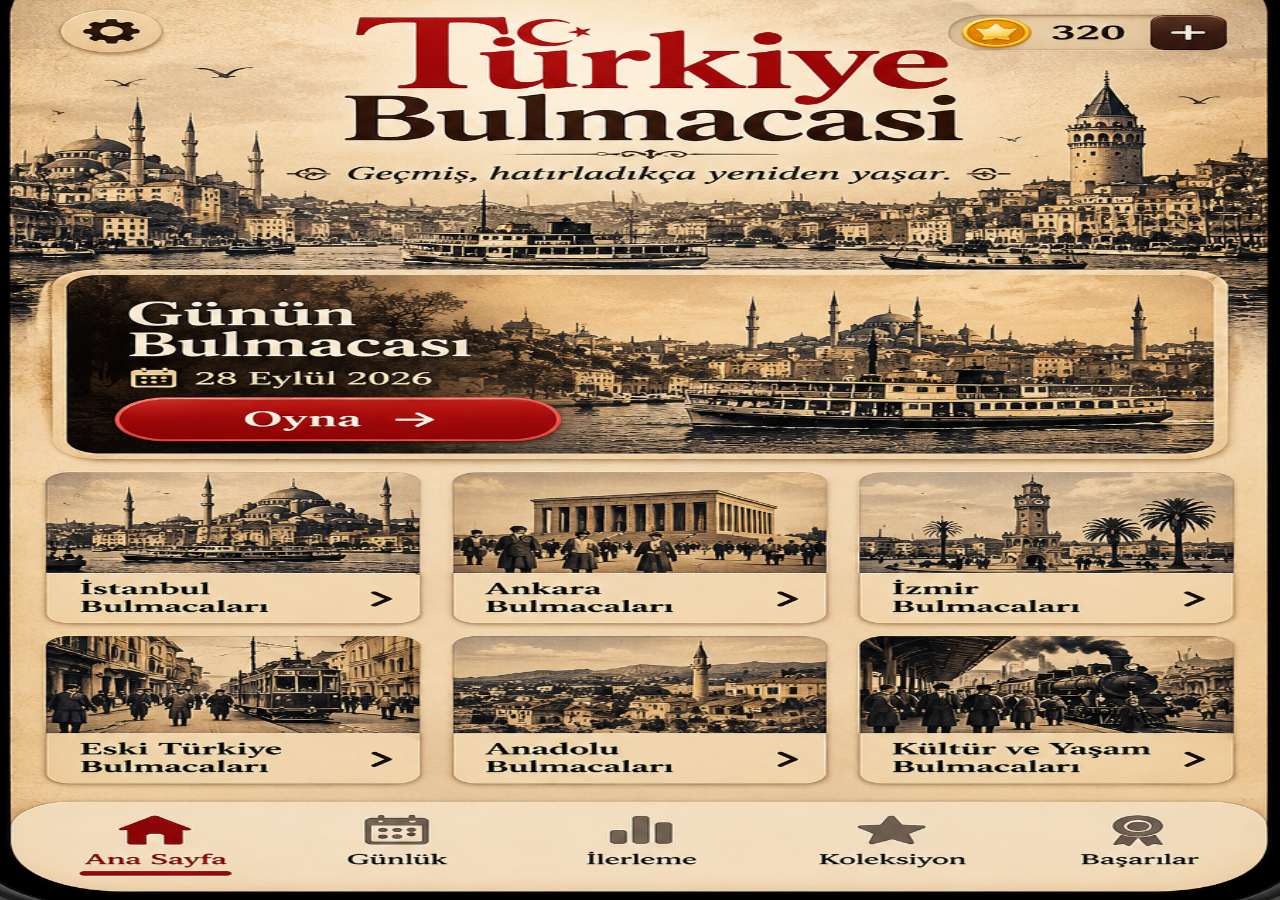
<file: index.html>
<!doctype html>
<html lang="tr">
<head>
<meta charset="utf-8">
<meta name="viewport" content="width=device-width,initial-scale=1,viewport-fit=cover">
<meta http-equiv="Cache-Control" content="no-cache, no-store, must-revalidate">
<meta http-equiv="Pragma" content="no-cache">
<meta http-equiv="Expires" content="0">
<title>Türkiye Bulmacası</title>
<link rel="stylesheet" href="styles.css?v=89">
<style id="v89-home-final">
html,body{margin:0!important;padding:0!important;width:100%!important;height:100%!important;overflow:hidden!important;background:#17100b!important}
.app{position:fixed!important;inset:0!important;width:100vw!important;height:100dvh!important;margin:0!important;overflow:hidden!important}
.reference-screen{position:absolute!important;inset:0!important;width:100vw!important;height:100dvh!important;margin:0!important;overflow:hidden!important}
.reference-screen .reference-image{position:absolute!important;inset:0!important;width:100%!important;height:100%!important;object-fit:fill!important}
.settings-portrait{width:100vw!important;height:100dvh!important;margin:0!important}

/* Ana ekran: telefon kasasını ve görselin kendi üst durum çubuğunu kırp.
   Sadece çerçeve kadar kırpılır; içerik kartları kesilmez. */
#home.reference-screen{position:absolute!important;inset:0!important;width:100vw!important;height:100dvh!important;overflow:hidden!important;background:#ead2a2!important}
#home .home-canvas{position:absolute!important;inset:0!important;width:100%!important;height:100%!important;overflow:hidden!important;transform:none!important}
#home .reference-image{
  position:absolute!important;
  left:-6.60%!important;top:-4.20%!important;
  width:113.20%!important;height:104.20%!important;
  max-width:none!important;max-height:none!important;
  object-fit:fill!important;object-position:center center!important;
  transform:none!important;filter:none!important;image-rendering:auto!important;
}
#home .hotspot,#home .main-bottom-nav button{-webkit-tap-highlight-color:transparent!important;outline:none!important;box-shadow:none!important}
#home .hotspot:focus,#home .hotspot:active,#home .main-bottom-nav button:focus,#home .main-bottom-nav button:active{outline:none!important;box-shadow:none!important;background:transparent!important}
#home .main-bottom-nav,#home .main-bottom-nav-bg{opacity:0!important;background:transparent!important;box-shadow:none!important;border:none!important}
#home .main-bottom-nav button,#home .main-bottom-nav a{opacity:0!important}
@supports not (height:100dvh){.app,.reference-screen,#home.reference-screen,.settings-portrait{height:100vh!important}}
</style>
</head>
<body>
<div class="app" id="app">
  <main id="home" class="reference-screen"><div class="home-canvas">
    <img class="reference-image" src="file_0000000095d881f4a1713e208409ffb4.png" alt="Türkiye Bulmacası ana ekranı">
    <button class="hotspot home-settings" data-action="settings"></button>
    <button class="hotspot home-store" data-action="store" aria-label="Mağaza"></button>
    <button class="hotspot home-daily" data-action="daily"></button>
    <button class="hotspot home-istanbul" data-action="istanbul"></button>
    <button class="hotspot home-ankara" data-action="ankara"></button>
    <button class="hotspot home-izmir" data-action="izmir"></button>
    <button class="hotspot home-old" data-action="old"></button>
    <button class="hotspot home-anatolia" data-action="anatolia"></button>
    <button class="hotspot home-culture" data-action="culture"></button>
    <div class="main-bottom-nav-bg" aria-hidden="true"></div>
    <nav class="main-bottom-nav" aria-label="Ana menü">
      <button data-action="home" class="active"><span class="nav-icon">⌂</span><span>Ana Sayfa</span></button>
      <button data-action="daily"><span class="nav-icon">▣</span><span>Günlük</span></button>
      <button data-action="progress"><span class="nav-icon">▥</span><span>İlerleme</span></button>
      <button data-action="achievements"><span class="nav-icon">♛</span><span>Başarılar</span></button>
      <button data-action="collection"><span class="nav-icon">★</span><span>Koleksiyon</span></button>
      <button data-action="profile"><span class="nav-icon">◉</span><span>Profilim</span></button>
    </nav>
    </div>
  </main>
  <section id="istanbulScreen" class="reference-screen" hidden>
    <img class="reference-image" src="file_0000000091ec821083759393667ca560.png" alt="İstanbul Bulmacası - 1 ekranı">
    <div id="istanbulPlayable" class="istanbul-playable" aria-label="Oynanabilir İstanbul bulmacası">
      <div class="cw-word cw-1" data-answer="GALATA" data-number="1"></div>
      <div class="cw-word cw-4" data-answer="BOĞAZİÇİ" data-number="4"></div>
      <div class="cw-word cw-6" data-answer="BALAT" data-number="6"></div>
      <div class="cw-word cw-7" data-answer="TOPKAPI" data-number="7"></div>
      <div class="cw-word cw-8" data-answer="TAKSİM" data-number="8"></div>
      <button id="cwHint" class="cw-side cw-hint" type="button">İpucu</button>
      <button id="cwLetter" class="cw-side cw-letter" type="button">Harf Aç</button>
      <button id="cwWord" class="cw-side cw-word-open" type="button">Kelime Aç</button>
      <button id="cwCheck" class="cw-check" type="button">Kontrol</button>
      <div id="cwMessage" class="cw-message" aria-live="polite"></div>
      <div id="cwKeyboard" class="cw-keyboard"></div>
    </div>
    <button class="hotspot istanbul-back" data-action="home" aria-label="Geri"></button>
    <button class="hotspot istanbul-nav-home" data-action="home"></button>
    <button class="hotspot istanbul-nav-daily" data-action="daily"></button>
    <button class="hotspot istanbul-nav-progress" data-action="progress"></button>
    <button class="hotspot istanbul-nav-collection" data-action="collection"></button>
    <button class="hotspot istanbul-nav-profile" data-action="profile"></button>
  </section>

  <section id="dailyScreen" class="reference-screen" hidden>
    <img class="reference-image" src="file_00000000643882109c5b6ce3407e10cd.jpg" alt="Günlük Bulmaca ekranı">
    <button class="hotspot daily-back" data-action="home"></button>
    <button class="hotspot daily-play" data-action="daily-play"></button>
    <button class="hotspot daily-nav-home" data-action="home"></button>
    <button class="hotspot daily-nav-daily" data-action="daily"></button>
    <button class="hotspot daily-nav-progress" data-action="progress"></button>
    <button class="hotspot daily-nav-collection" data-action="collection"></button>
    <button class="hotspot daily-nav-profile" data-action="profile"></button>
  </section>

  <section id="progressScreen" class="reference-screen" hidden>
    <img class="reference-image" src="file_00000000578881f4a9fc0fc4775a3a3a.jpg" alt="İlerleme ekranı">
    <button class="hotspot progress-back" data-action="home"></button>
    <button class="hotspot progress-nav-home" data-action="home"></button>
    <button class="hotspot progress-nav-daily" data-action="daily"></button>
    <button class="hotspot progress-nav-progress" data-action="progress"></button>
    <button class="hotspot progress-nav-collection" data-action="collection"></button>
    <button class="hotspot progress-nav-profile" data-action="profile"></button>
  </section>

  <section id="collectionScreen" class="reference-screen" hidden>
    <img class="reference-image" src="file_0000000038508210817f51c0db0e6023.png" alt="Koleksiyon ekranı">
    <button class="hotspot collection-back" data-action="home"></button>
    <button class="hotspot collection-nav-home" data-action="home"></button>
    <button class="hotspot collection-nav-daily" data-action="daily"></button>
    <button class="hotspot collection-nav-progress" data-action="progress"></button>
    <button class="hotspot collection-nav-collection" data-action="collection"></button>
    <button class="hotspot collection-nav-profile" data-action="profile"></button>
  </section>

  <section id="achievementsScreen" class="reference-screen" hidden>
    <img class="reference-image" src="file_00000000d8348210aa8429be7455cc1a.png" alt="Başarılar ekranı">
    <button class="hotspot achievements-back" data-action="home"></button>
    <button class="hotspot achievements-nav-home" data-action="home"></button>
    <button class="hotspot achievements-nav-daily" data-action="daily"></button>
    <button class="hotspot achievements-nav-progress" data-action="progress"></button>
    <button class="hotspot achievements-nav-collection" data-action="collection"></button>
    <button class="hotspot achievements-nav-achievements" data-action="achievements"></button>
  </section>

  <section id="settingsScreen" class="settings-portrait" hidden>
    <div class="settings-hero">
      <button class="settings-round-back" data-action="home" aria-label="Geri">←</button>
      <div class="settings-brand">Türkiye <span>Bulmacası</span></div>
      <div class="settings-balance">★ <span id="settingsStars">320</span></div>
    </div>
    <div class="settings-card">
      <h1>Ayarlar</h1>
      <p class="settings-subtitle">Uygulama tercihleri</p>

      <div class="settings-row">
        <div><b>♫ Arka Plan Müziği</b><small>Nostaljik enstrümantal müzik</small></div>
        <button id="musicToggle" class="settings-switch" type="button">Açık</button>
      </div>
      <div class="settings-row">
        <div><b>🔊 Ses Efektleri</b><small>Buton ve doğru cevap sesleri</small></div>
        <button id="sfxToggle" class="settings-switch" type="button">Açık</button>
      </div>
      <div class="settings-row">
        <div><b>🔔 Bildirimler</b><small>Günlük bulmaca hatırlatmaları</small></div>
        <button id="notifToggle" class="settings-switch" type="button">Açık</button>
      </div>
      <div class="settings-row">
        <div><b>Aa Yazı Boyutu</b><small>Ekran yazılarının büyüklüğü</small></div>
        <button id="fontToggle" class="settings-choice" type="button">Orta</button>
      </div>
      <div class="settings-row">
        <div><b>◐ Karanlık Mod</b><small>Göz yormayan koyu görünüm</small></div>
        <button id="darkToggle" class="settings-switch" type="button">Kapalı</button>
      </div>
      <div class="settings-row">
        <div><b>🌐 Dil</b><small>Uygulama dili</small></div>
        <button class="settings-choice" type="button" disabled>Türkçe</button>
      </div>

      <button class="settings-action primary" data-action="store">Mağaza & Reklamlar</button>
      <button class="settings-action" id="aboutBtn" type="button">Hakkında • v1.0.0</button>
      <button class="settings-action" id="supportBtn" type="button">Destek</button>
      <div id="settingsMessage" class="settings-message" aria-live="polite"></div>
    </div>
    <nav class="settings-bottom-nav">
      <button data-action="home">⌂<span>Ana Sayfa</span></button>
      <button data-action="daily">▣<span>Günlük</span></button>
      <button data-action="progress">▥<span>İlerleme</span></button>
      <button data-action="collection">★<span>Koleksiyon</span></button>
      <button data-action="achievements">♛<span>Başarılar</span></button>
      <button data-action="profile">◉<span>Profilim</span></button>
    </nav>
  </section>

  <section id="profileScreen" class="reference-screen" hidden>
    <img class="reference-image" src="file_0000000088d08210b8015dc967623da1.jpg" alt="Profilim ekranı">
    <button class="hotspot profile-back" data-action="home" aria-label="Geri"></button>

    <div class="profile-name-wrap">
      <span id="profileNameDisplay" class="profile-name-display"></span>
      <button id="editProfileName" class="profile-name-edit" type="button" aria-label="İsmi düzenle">✎</button>
    </div>

    <button class="hotspot profile-achievements" data-action="achievements" aria-label="Başarılarım"></button>
    <button class="hotspot profile-progress" data-action="progress" aria-label="İstatistiklerim"></button>
    <button class="hotspot profile-collection" data-action="collection" aria-label="Koleksiyonum"></button>
    <button class="hotspot profile-settings" data-action="settings" aria-label="Ayarlar"></button>

    <button class="hotspot profile-nav-home" data-action="home"></button>
    <button class="hotspot profile-nav-daily" data-action="daily"></button>
    <button class="hotspot profile-nav-progress" data-action="progress"></button>
    <button class="hotspot profile-nav-collection" data-action="collection"></button>
    <button class="hotspot profile-nav-profile" data-action="profile"></button>
  </section>

  <section class="placeholder" id="placeholder" hidden>
    <button class="back" data-action="home">← Ana Sayfa</button>
    <div class="paper">
      <h2 id="placeholderTitle">Yakında</h2>
      <p>Bu ekranı onaylanan tasarıma göre sırayla bağlıyoruz.</p>
    </div>
  </section>
</div>
<script src="app.js?v=82"></script>
</body>
</html>
</file>
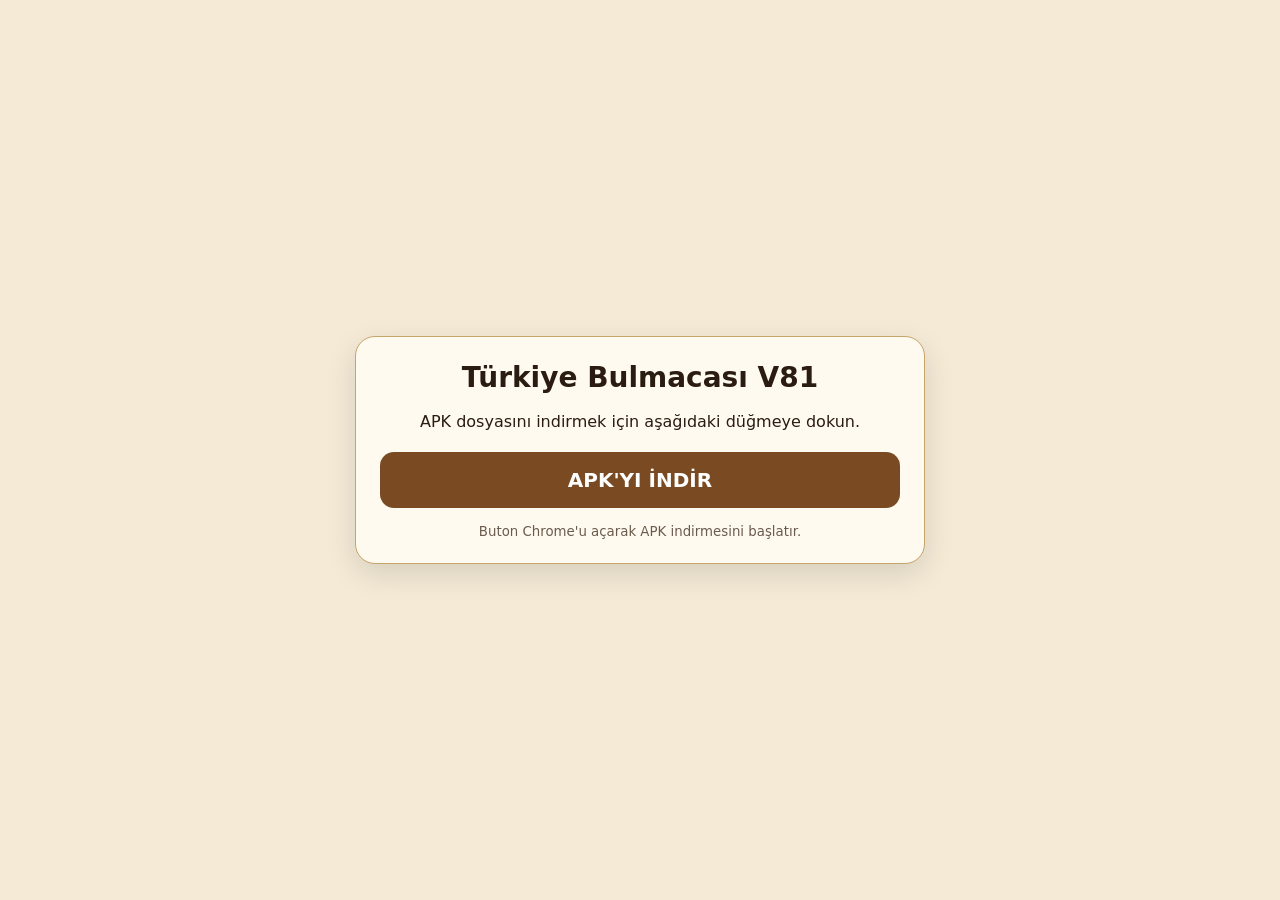
<file: download-v81.html>
<!doctype html>
<html lang="tr">
<head>
<meta charset="utf-8">
<meta name="viewport" content="width=device-width,initial-scale=1,viewport-fit=cover">
<title>Türkiye Bulmacası V81 APK</title>
<style>
body{font-family:system-ui,-apple-system,Segoe UI,Roboto,sans-serif;background:#f4ead6;color:#2b1c12;margin:0;min-height:100vh;display:grid;place-items:center;padding:24px;box-sizing:border-box}
.card{max-width:520px;width:100%;background:#fffaf0;border:1px solid #c7a46a;border-radius:20px;padding:24px;box-shadow:0 10px 30px rgba(0,0,0,.12);text-align:center}
h1{font-size:28px;margin:0 0 12px}
p{font-size:16px;line-height:1.5}
a{display:block;text-decoration:none;background:#7a4b22;color:white;font-weight:700;font-size:20px;padding:16px 18px;border-radius:14px;margin-top:18px}
small{display:block;margin-top:16px;color:#6b5b4c}
</style>
</head>
<body>
<div class="card">
<h1>Türkiye Bulmacası V81</h1>
<p>APK dosyasını indirmek için aşağıdaki düğmeye dokun.</p>
<a id="download" href="intent://github.com/nazmiunlu197-star/turkiye-bulmacasi/releases/download/v78/Turkiye-Bulmacasi-v78.apk#Intent;scheme=https;package=com.android.chrome;S.browser_fallback_url=https%3A%2F%2Fgithub.com%2Fnazmiunlu197-star%2Fturkiye-bulmacasi%2Freleases%2Fdownload%2Fv78%2FTurkiye-Bulmacasi-v78.apk;end">APK'YI İNDİR</a>
<small>Buton Chrome'u açarak APK indirmesini başlatır.</small>
</div>
</body>
</html>
</file>
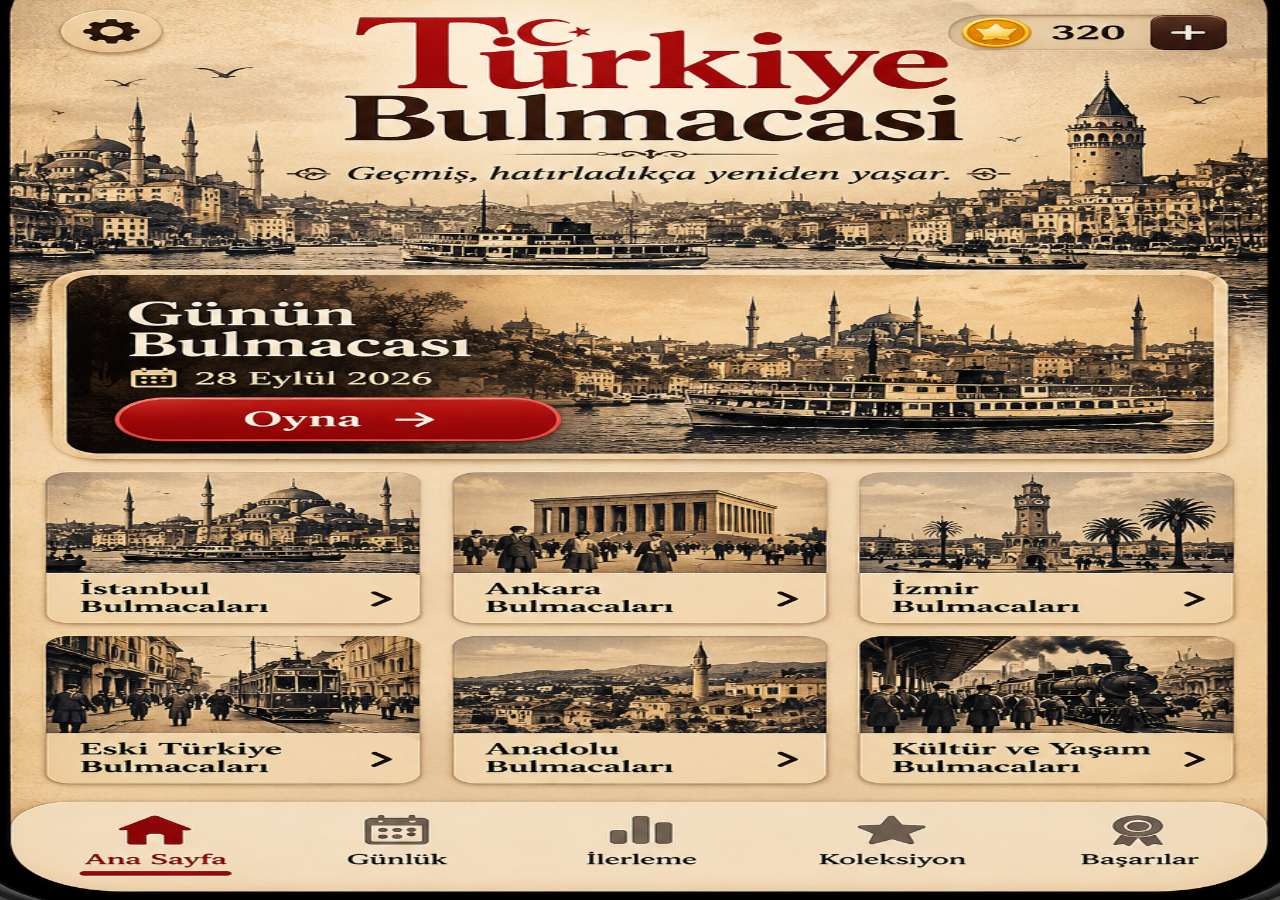
<file: fullapp.html>
<!doctype html><html lang="tr"><head><meta charset="utf-8"><meta name="viewport" content="width=device-width,initial-scale=1,viewport-fit=cover"><title>Türkiye Bulmacası V83 Mobile</title><style>
*{box-sizing:border-box}html,body{margin:0;height:100%;background:#17110d;font-family:Georgia,serif;overflow:hidden}.app{height:100%;display:flex;justify-content:center;align-items:center}.screen{position:relative;height:100vh;aspect-ratio:2/3;max-width:100vw}.bg{width:100%;height:100%;object-fit:contain;display:block}.hot{position:absolute;border:0;background:transparent;cursor:pointer}.play{left:10%;top:36%;width:38%;height:17%}.istanbulCard{left:8.5%;top:54.2%;width:27.5%;height:16.2%}.back{left:7%;top:4%;width:12%;height:7%}
.grid{position:absolute;left:25.4%;top:27.54%;width:47.2%;height:25.52%;z-index:8;background:#2b1b10;display:grid;grid-template-columns:repeat(10,1fr);grid-template-rows:repeat(8,1fr)}.cell{position:relative;z-index:2;touch-action:manipulation;-webkit-tap-highlight-color:transparent;border:1px solid #6e4a2b;background:#f3dba5;display:flex;align-items:center;justify-content:center;font:bold clamp(12px,2.2vh,25px) Georgia;color:#2c170b;cursor:pointer}.cell.numbered:before{content:attr(data-num);position:absolute;left:3px;top:1px;font:700 10px Arial;color:#2c170b;line-height:1;pointer-events:none}.cell.block{pointer-events:none;background:#2c1c11}.cell.word{background:#ead08e}.cell.sel{outline:3px solid #b51212;outline-offset:-3px;background:#f7e2aa}.cell.ok{background:#b9d89acc!important}.cell.bad{background:#d98f7aaa!important}.keys{position:absolute;left:0;top:0;width:100%;height:100%;pointer-events:none}.keyrow{position:absolute;display:grid;gap:.55%;pointer-events:auto}.keyrow.r1{left:9.0%;top:74.7%;width:82.2%;height:3.8%;grid-template-columns:repeat(12,1fr)}.keyrow.r2{left:11.6%;top:78.7%;width:77.1%;height:3.8%;grid-template-columns:repeat(11,1fr)}.keyrow.r3{left:15.0%;top:82.7%;width:72.8%;height:3.8%;grid-template-columns:repeat(10,1fr)}.key{border:0;background:transparent;font:0/0 a;color:transparent;cursor:pointer;touch-action:manipulation;-webkit-tap-highlight-color:transparent;outline:none;box-shadow:none;-webkit-user-select:none;user-select:none}.key:focus,.key:focus-visible,.key:active{outline:none!important;box-shadow:none!important;background:transparent!important;-webkit-tap-highlight-color:transparent}.hint{z-index:15;position:absolute;right:7%;top:27%;width:12%;height:7%;border:0;background:transparent;cursor:pointer}.letterhint{z-index:25;position:absolute;right:7.6%;top:34.55%;width:10.8%;height:6.2%;border:0;background:transparent;cursor:pointer}.wordhint{z-index:25;position:absolute;right:7.6%;top:42.0%;width:10.8%;height:6.8%;border:0;background:transparent;cursor:pointer}.starcount{position:absolute;right:12.0%;top:5.55%;width:12.8%;height:3.6%;display:flex;align-items:center;justify-content:center;font:bold clamp(15px,2.1vh,24px) Georgia;color:#2d1609;background:#f4d48f;border:2px solid #b77a22;box-shadow:0 0 0 7px #f4d48f;border-radius:22px;z-index:20;pointer-events:none}.toast{position:absolute;left:50%;top:21%;transform:translateX(-50%);background:#3c210de8;color:#ffe8b4;padding:8px 15px;border-radius:20px;font:600 13px Arial;display:none;z-index:60;white-space:nowrap}.toast.show{display:block}.cluecover{position:absolute;top:59.6%;height:11.5%;background:#efd59f;color:#3a2415;padding:.7% 1.5%;font:600 clamp(9px,1.18vh,14px) Georgia;line-height:1.2;z-index:4;border-radius:0 0 10px 10px;overflow:hidden}.cluecover.left{left:8%;width:40.5%}.cluecover.right{left:51.5%;width:40.5%}.cluecover b{display:none}.cluecover div{margin:.2em 0}@media(max-aspect-ratio:2/3){.screen{width:100vw;height:auto}}
.cell.revealed{font-weight:800!important;}

/* V21: yalnız görsel temizlik; V18 oyun motoru/ızgara koordinatları değiştirilmedi */
.starcount{right:8.2%!important;top:4.75%!important;width:20.5%!important;height:4.7%!important;background:#f0cf86!important;border:2px solid #a66a18!important;box-shadow:0 2px 5px #0005!important;border-radius:28px!important;font-size:clamp(16px,2.35vh,27px)!important;z-index:30!important}
.starcount:before{content:'★';margin-right:7px;color:#b8780d;font-size:1.05em}
.cluecover{background:#efd59f!important;border:1px solid #c49a5a!important;box-shadow:0 2px 4px #0002!important;padding:.8% 1.6%!important}

/* V23 TEMIZLIK: V21 oyun motoruna ve grid/hücre koordinatlarına DOKUNMAZ */
.starcount{right:7.0%!important;top:4.45%!important;width:23.5%!important;height:5.15%!important;background:#efd08a!important;border:2px solid #a66a18!important;box-shadow:0 0 0 5px #efd08a,0 3px 6px #0005!important;border-radius:30px!important;z-index:30!important}
.cluecover{top:58.55%!important;height:12.55%!important;background:#efd59f!important;z-index:18!important;border:1px solid #c49a5a!important;border-radius:8px!important;padding:1.15% 1.6% .7%!important;box-shadow:none!important}
.cluecover.left{left:8%!important;width:40.5%!important}.cluecover.right{left:51.5%!important;width:40.5%!important}
.letterhint{touch-action:manipulation!important}.grid{pointer-events:auto!important}.cell:not(.block){pointer-events:auto!important}
/* V25 SADECE GORSEL TEMIZLIK: oyun motoru, grid ve buton JS kodu degistirilmedi */
.starcount{top:5.05%!important;}
.cluecover{top:56.55%!important;height:14.55%!important;}

</style>
<style id="v27-hitbox-fix">
/* V27: right-side touch zones aligned exactly to the visible buttons. */
.hint{right:7.2%!important;top:25.2%!important;width:11.6%!important;height:8.7%!important;z-index:40!important;touch-action:manipulation!important;}
.letterhint{right:7.2%!important;top:34.7%!important;width:11.6%!important;height:8.8%!important;z-index:40!important;touch-action:manipulation!important;}
.wordhint{right:7.2%!important;top:44.4%!important;width:11.6%!important;height:8.8%!important;z-index:40!important;touch-action:manipulation!important;}
</style>

<style id="v28-complete-style">
.completeOverlay{position:absolute;inset:0;z-index:80;background:#241307b8;display:flex;align-items:center;justify-content:center;padding:8%;font-family:Georgia,serif}
.completeCard{width:82%;max-width:620px;background:#efd49b;border:3px solid #8f561d;border-radius:24px;box-shadow:0 12px 35px #0009;text-align:center;padding:6% 5%;color:#321b0d}
.completeCard h2{margin:0 0 8px;color:#9f1711;font-size:clamp(28px,4vh,48px)}
.completeCard .sub{font-size:clamp(15px,2vh,24px);margin-bottom:18px}.completeReward{background:#f7e5ba;border:1px solid #b77a22;border-radius:16px;padding:12px;margin:10px 0;font-weight:bold;font-size:clamp(15px,1.8vh,22px)}
.completeCard button{margin-top:14px;width:90%;padding:14px;border:0;border-radius:28px;background:#b51612;color:#fff4d2;font:bold clamp(17px,2vh,24px) Georgia;box-shadow:0 4px 0 #71100d;touch-action:manipulation}
</style>

<style id="v30-title">.puzzleTitle2{position:absolute;left:31.4%;top:20.7%;width:37.2%;height:7.2%;box-sizing:border-box;z-index:35;background:#efd49b;border-radius:14px;text-align:center;padding-top:1.05%;font:bold clamp(15px,2.1vh,25px) Georgia;color:#9f1711;pointer-events:none;box-shadow:0 1px 3px rgba(74,39,14,.18)}.puzzleTitle2 b{display:block;color:#321b0d;font-size:1.25em;line-height:1.05}</style>

<style id="daily-v1-style">
.dailyHot{left:21.5%;top:91.0%;width:17%;height:8.5%;z-index:50}
.dailyPage{position:absolute;inset:0;z-index:70;background:linear-gradient(#ead09a,#c99a58);color:#321b0d;padding:8.5% 6% 11%;font-family:Georgia,serif;overflow:hidden}
.dailyBack{position:absolute;left:5%;top:5.2%;width:10%;height:6%;border:0;border-radius:50%;background:#efd08a;color:#3b210f;font:bold 28px Georgia;box-shadow:0 2px 5px #0005}
.dailyTitle{text-align:center;margin:4.5% 12% 1%;font-size:clamp(28px,4vh,46px);color:#a3130f;line-height:1}.dailyTitle span{display:block;color:#2d170b;font-size:.72em;margin-top:5px}
.dailyPaper{margin:5% auto 0;width:88%;background:#f2dca8;border:2px solid #9b6428;border-radius:18px;padding:5%;box-shadow:0 5px 16px #0004;text-align:center}
.dailyBadge{display:inline-block;background:#a3130f;color:#ffe8b4;border-radius:18px;padding:6px 16px;font-weight:bold;margin-bottom:14px}.dailyPaper h2{font-size:clamp(22px,3vh,34px);margin:5px 0 12px}.dailyPaper p{font-size:clamp(15px,1.9vh,22px);line-height:1.35;margin:10px 0}.dailyReward{margin:18px auto;background:#efd08a;border:1px solid #b77a22;border-radius:14px;padding:12px;font-weight:bold;width:85%}.dailyStart{width:82%;padding:14px;border:0;border-radius:28px;background:#b51612;color:#fff4d2;font:bold clamp(17px,2.1vh,25px) Georgia;box-shadow:0 4px 0 #71100d}.dailyNav{position:absolute;left:0;bottom:0;width:100%;height:9%;background:#f0d69f;border-top:2px solid #9b6428;display:flex;align-items:center;justify-content:space-around;font:bold clamp(12px,1.5vh,17px) Georgia}.dailyNav b{color:#a3130f}
</style>

<style id="progress-v1-style">
.progressHot{left:39%;top:91%;width:18%;height:8.5%;z-index:50}
.progressPage{position:absolute;inset:0;z-index:70;background:linear-gradient(#ead09a,#c99a58);color:#321b0d;padding:8.5% 6% 11%;font-family:Georgia,serif;overflow:hidden}
.progressBack{position:absolute;left:5%;top:5.2%;width:10%;height:6%;border:0;border-radius:50%;background:#efd08a;color:#3b210f;font:bold 28px Georgia;box-shadow:0 2px 5px #0005}
.progressTitle{text-align:center;margin:4.5% 12% 1%;font-size:clamp(28px,4vh,46px);color:#a3130f;line-height:1}.progressTitle span{display:block;color:#2d170b;font-size:.72em;margin-top:5px}
.progressPaper{margin:5% auto 0;width:88%;background:#f2dca8;border:2px solid #9b6428;border-radius:18px;padding:5%;box-shadow:0 5px 16px #0004;text-align:center}
.progressPaper h2{font-size:clamp(22px,3vh,34px);margin:5px 0 18px}.progressStats{display:grid;grid-template-columns:1fr 1fr;gap:12px;margin:10px 0 18px}.progressStat{background:#efd08a;border:1px solid #b77a22;border-radius:14px;padding:14px 8px;font-weight:bold}.progressStat b{display:block;color:#a3130f;font-size:1.6em;margin-bottom:3px}.progressBar{height:22px;border:2px solid #9b6428;border-radius:14px;background:#f7e5ba;overflow:hidden;margin:10px 0}.progressFill{height:100%;background:#b51612;width:0}.progressText{font-weight:bold;margin:8px 0 16px}.progressContinue{width:82%;padding:14px;border:0;border-radius:28px;background:#b51612;color:#fff4d2;font:bold clamp(17px,2.1vh,25px) Georgia;box-shadow:0 4px 0 #71100d}.progressNav{position:absolute;left:0;bottom:0;width:100%;height:9%;background:#f0d69f;border-top:2px solid #9b6428;display:flex;align-items:center;justify-content:space-around;font:bold clamp(12px,1.5vh,17px) Georgia}.progressNav b{color:#a3130f}
</style>

<style id="collection-v1-style">
.collectionHot{left:57%;top:91%;width:18%;height:8.5%;z-index:50}
.collectionPage{position:absolute;inset:0;z-index:70;background:linear-gradient(#ead09a,#c99a58);color:#321b0d;padding:8.5% 5% 11%;font-family:Georgia,serif;overflow:hidden}
.collectionBack{position:absolute;left:5%;top:5.2%;width:10%;height:6%;border:0;border-radius:50%;background:#efd08a;color:#3b210f;font:bold 28px Georgia;box-shadow:0 2px 5px #0005}
.collectionTitle{text-align:center;margin:4.5% 12% 1%;font-size:clamp(28px,4vh,46px);color:#a3130f;line-height:1}.collectionTitle span{display:block;color:#2d170b;font-size:.72em;margin-top:5px}
.collectionPaper{margin:4% auto 0;width:92%;height:69%;background:#f2dca8;border:2px solid #9b6428;border-radius:18px;padding:3%;box-shadow:0 5px 16px #0004;text-align:center;overflow:auto}
.collectionPaper h2{font-size:clamp(21px,2.7vh,32px);margin:2px 0 5px}.collectionCount{font-weight:bold;color:#a3130f;margin-bottom:12px}.collectionGrid{display:grid;grid-template-columns:1fr 1fr;gap:12px}.collectionCard{position:relative;min-height:185px;border:2px solid #9a682f;border-radius:16px;overflow:hidden;background:#6d5438 center/cover no-repeat;box-shadow:0 4px 8px #0004;display:flex;align-items:flex-end}.collectionCard .cardPhoto{position:absolute;inset:0;background-image:var(--photo);background-size:200% 400%;background-position:var(--pos);transform:scale(1.02)}.collectionCard .cardShade{position:absolute;inset:0;background:linear-gradient(transparent 48%,#1e1208aa 100%)}.collectionCard .cardLabel{position:relative;z-index:2;width:100%;background:#f5dfaaee;border-top:1px solid #9a682f;padding:8px 4px 7px;display:flex;flex-direction:column;line-height:1.15}.collectionCard b{font-size:clamp(14px,1.7vh,19px)}.collectionCard small{margin-top:4px}.collectionCard .check{position:absolute;z-index:3;right:8px;top:8px;width:34px;height:34px;border-radius:50%;background:#159431;color:white;font:bold 25px/34px Arial}.collectionCard.locked .cardPhoto{filter:grayscale(1) brightness(.42)}.collectionCard.locked .cardShade{background:#2a2115aa}.collectionCard.locked .lockMark{position:absolute;z-index:3;left:0;right:0;top:38%;font-size:36px;color:#ffe7a7;text-shadow:0 2px 4px #000}.collectionCard.locked .cardLabel{filter:grayscale(1);opacity:.82}.collectionCard.locked b{color:#463a2d}.collectionNav{position:absolute;left:0;bottom:0;width:100%;height:9%;background:#f0d69f;border-top:2px solid #9b6428;display:flex;align-items:center;justify-content:space-around;font:bold clamp(12px,1.5vh,17px) Georgia}.collectionNav b{color:#a3130f}
</style>
<style id="collection-city-reward-style">
.collectionPaper.cityAlbum{height:69%;overflow:hidden;padding:4%}
.cityRewardWrap{height:100%;display:flex;flex-direction:column;align-items:center}
.cityRewardStatus{font-weight:bold;color:#a3130f;margin:4px 0 12px;font-size:clamp(15px,1.9vh,21px)}
.cityRewardCard{position:relative;width:94%;height:70%;min-height:310px;border:3px solid #8f5b24;border-radius:18px;overflow:hidden;box-shadow:0 6px 15px #0005;background:#4b3827}
.cityRewardPhoto{position:absolute;inset:0;background-image:var(--photo);background-size:cover;background-position:center 22%;filter:sepia(.38) contrast(1.03) saturate(.82)}
.cityRewardShade{position:absolute;inset:0;background:linear-gradient(transparent 45%,#1d1008d9 100%)}
.cityRewardCard.locked .cityRewardPhoto{filter:sepia(1) grayscale(.75) brightness(.27) blur(1px)}
.cityRewardCard.locked .cityRewardShade{background:#2b2119a8}
.cityRewardLock{position:absolute;z-index:3;inset:0;display:flex;align-items:center;justify-content:center;flex-direction:column;color:#ffe6a5;text-shadow:0 3px 5px #000;font:bold clamp(38px,6vh,64px) Georgia;line-height:1.05}
.cityRewardLock small{font-size:clamp(16px,2vh,23px);margin-top:12px}
.cityRewardRibbon{position:absolute;z-index:4;left:5%;right:5%;bottom:5%;background:#f2dca8ed;border:2px solid #9b6428;border-radius:13px;padding:10px 8px;color:#3b210f;font-weight:bold;font-size:clamp(17px,2.1vh,25px)}
.cityRewardRibbon span{display:block;color:#a3130f;font-size:.75em;margin-top:4px}
.cityRewardCheck{position:absolute;z-index:5;right:12px;top:12px;width:42px;height:42px;border-radius:50%;background:#178c34;color:white;font:bold 30px/42px Arial}
.cityRewardNote{margin-top:12px;font-size:clamp(13px,1.65vh,18px);line-height:1.25}
</style>

<style id="profile-v1-style">
.profileHot{left:75%;top:91%;width:20%;height:8.5%;z-index:50}
.profilePage{position:absolute;inset:0;z-index:70;background:linear-gradient(#ead09a,#c99a58);color:#321b0d;padding:8.5% 6% 11%;font-family:Georgia,serif;overflow:hidden}
.profileBack{position:absolute;left:5%;top:5.2%;width:10%;height:6%;border:0;border-radius:50%;background:#efd08a;color:#3b210f;font:bold 28px Georgia;box-shadow:0 2px 5px #0005}
.profileTitle{text-align:center;margin:4.5% 12% 1%;font-size:clamp(28px,4vh,46px);color:#a3130f;line-height:1}.profileTitle span{display:block;color:#2d170b;font-size:.72em;margin-top:5px}
.profilePaper{margin:5% auto 0;width:88%;background:#f2dca8;border:2px solid #9b6428;border-radius:18px;padding:5%;box-shadow:0 5px 16px #0004;text-align:center}
.profileAvatar{width:76px;height:76px;margin:0 auto 10px;border-radius:50%;background:#a3130f;color:#ffe7aa;display:flex;align-items:center;justify-content:center;font:bold 36px Georgia;border:3px solid #8f5b24}
.profileName{width:82%;padding:10px 12px;border:2px solid #9b6428;border-radius:12px;background:#f8e8bf;color:#321b0d;text-align:center;font:bold 19px Georgia;outline:none}
.profileSave{margin:9px auto 15px;padding:9px 20px;border:0;border-radius:20px;background:#a3130f;color:#fff1c7;font:bold 16px Georgia}
.profileStats{display:grid;grid-template-columns:1fr 1fr;gap:10px}.profileStat{background:#efd08a;border:1px solid #b77a22;border-radius:14px;padding:13px 7px;font-weight:bold}.profileStat b{display:block;color:#a3130f;font-size:1.45em;margin-bottom:3px}
.profileMemory{margin-top:13px;padding:12px;border:1px solid #b77a22;border-radius:14px;background:#f7e5ba;font-weight:bold}.profileMemory.locked{opacity:.7}
.profileNav{position:absolute;left:0;bottom:0;width:100%;height:9%;background:#f0d69f;border-top:2px solid #9b6428;display:flex;align-items:center;justify-content:space-around;font:bold clamp(12px,1.5vh,17px) Georgia}.profileNav b{color:#a3130f}
</style>

<style id="mobile-viewport-fix">
/* Android Chrome dynamic viewport fix: keep the whole game screen visible. */
@supports (height: 100dvh){
  .app{height:100dvh;}
  .screen{height:100dvh;}
}
</style>

<style id="settings-store-v1-style">
.profileSettings{margin:10px auto 0;width:82%;padding:11px;border:0;border-radius:22px;background:#6f4a24;color:#fff0c9;font:bold 16px Georgia;box-shadow:0 3px 0 #493019}
.settingsPage,.storePage{position:absolute;inset:0;z-index:90;background:linear-gradient(#ead09a,#c99a58);color:#321b0d;padding:8.5% 5% 6%;font-family:Georgia,serif;overflow:auto;-webkit-overflow-scrolling:touch}
.settingsBack,.storeBack{position:absolute;left:5%;top:5.2%;width:10%;height:6%;border:0;border-radius:50%;background:#efd08a;color:#3b210f;font:bold 28px Georgia;box-shadow:0 2px 5px #0005}
.settingsTitle,.storeTitle{text-align:center;margin:4.5% 12% 3%;font-size:clamp(28px,4vh,46px);color:#a3130f;line-height:1}.settingsTitle span,.storeTitle span{display:block;color:#2d170b;font-size:.72em;margin-top:5px}
.settingsPaper,.storePaper{margin:3% auto 4%;width:92%;background:#f2dca8;border:2px solid #9b6428;border-radius:18px;padding:4%;box-shadow:0 5px 16px #0004}
.settingRow{display:flex;align-items:center;justify-content:space-between;gap:12px;padding:12px 4px;border-bottom:1px solid #c59a58;font-weight:bold}.settingRow:last-child{border-bottom:0}.settingRow small{display:block;font-weight:normal;opacity:.78;margin-top:3px}
.toggleBtn,.choiceBtn{border:1px solid #9b6428;border-radius:18px;background:#efd08a;color:#321b0d;padding:7px 11px;font:bold 14px Georgia}.toggleBtn.on{background:#a3130f;color:#fff2ce}
.settingsAction{width:100%;margin-top:12px;padding:12px;border:0;border-radius:22px;background:#a3130f;color:#fff3d1;font:bold 16px Georgia}.settingsAction.alt{background:#6f4a24}.settingsAction.danger{background:#6e2a22}
.storeBalance{margin:0 auto 16px;width:86%;text-align:center;background:linear-gradient(180deg,#3a210f,#130b07);color:#ffe7a6;border:3px solid #bc7c22;border-radius:24px;padding:12px;font:bold 22px Georgia;box-shadow:inset 0 0 0 2px #f0c56c,0 5px 14px #0006;text-shadow:0 2px 1px #000}
.storeHero{position:relative;min-height:315px;background:radial-gradient(circle at 76% 34%,#a86a25 0,#6b3b16 22%,#2a170c 58%,#120a06 100%);border:3px solid #b97820;border-radius:24px;padding:20px 16px 18px;color:#fff1c9;box-shadow:inset 0 0 0 2px #e5b759,0 8px 20px #0007;overflow:hidden}
.storeHero:before{content:'';position:absolute;inset:0;background:linear-gradient(90deg,#000a 0 47%,#0003 62%,transparent 78%);pointer-events:none}
.storeHero:after{content:'';position:absolute;right:-8%;bottom:-18%;width:58%;height:72%;border-radius:50%;background:radial-gradient(circle,#ffd85b77 0,#f0a91f22 38%,transparent 70%);filter:blur(2px)}
.storeHero h3,.storeHero p,.heroReward,.storeHero button{position:relative;z-index:5}
.storeHero h3{margin:0 41% 10px 0;color:#ffd975;font-size:clamp(28px,4vh,40px);line-height:1.02;text-shadow:0 3px 2px #000}
.storeHero p{width:54%;margin:0 0 13px;font-size:clamp(15px,2vh,20px);line-height:1.27}
.heroReward{display:flex;gap:7px;flex-wrap:wrap;width:58%}.heroReward span{background:#160b06dd;border:1.5px solid #c98d32;border-radius:17px;padding:7px 10px;font:bold 13px Georgia;color:#ffe6aa;box-shadow:inset 0 0 0 1px #5e3515}
.storeHero button{width:59%;margin-top:16px;padding:12px;border:0;border-radius:22px;background:linear-gradient(#d92c22,#8c0f0b);color:#fff4d0;font:bold 17px Georgia;box-shadow:0 4px 0 #590a07,inset 0 0 0 2px #f06b5f}
.heroBadge{position:absolute;right:4%;top:4%;z-index:6;background:#a51410;color:#ffe49c;border:2px solid #e0b65f;border-radius:12px;padding:6px 9px;font:bold 12px Georgia;transform:rotate(3deg);box-shadow:0 3px 6px #0006}
.chestSvg{position:absolute;right:3%;top:18%;width:43%;height:auto;z-index:4;filter:drop-shadow(0 10px 8px #0009)}
.starSpark{position:absolute;z-index:5;color:#ffe36e;text-shadow:0 0 12px #ffd548;font:bold 24px Georgia;animation:tbSpark 1.8s ease-in-out infinite alternate}
.starSpark.s1{right:9%;top:15%}.starSpark.s2{right:34%;top:24%;font-size:16px;animation-delay:.5s}.starSpark.s3{right:17%;top:44%;font-size:18px;animation-delay:.9s}
@keyframes tbSpark{from{opacity:.35;transform:scale(.85)}to{opacity:1;transform:scale(1.12)}}
.storeSectionTitle{text-align:center;color:#8f1711;font:bold 25px Georgia;margin:20px 0 10px;text-shadow:0 1px #f7dfb5}
.storeGrid{display:grid;grid-template-columns:1fr 1fr;gap:11px}
.storeCard{position:relative;background:linear-gradient(#fff3d2,#efd19a);border:2px solid #b77723;border-radius:20px;padding:12px 10px;text-align:center;box-shadow:inset 0 0 0 2px #ffe9bd,0 5px 11px #0003;min-height:205px;overflow:hidden}
.storeCard:after{content:'';position:absolute;inset:0;background:linear-gradient(135deg,#fff8 0 12%,transparent 28%);pointer-events:none}
.storeCard b{position:relative;z-index:2;display:block;color:#a3130f;font-size:1.22em;margin:6px 0}.storeCard small{position:relative;z-index:2;display:block;min-height:38px;line-height:1.25;font-size:13px}
.storeCard button,.themeCard button{position:relative;z-index:2;width:100%;margin-top:10px;padding:10px;border:0;border-radius:19px;background:linear-gradient(#cf241c,#8e100d);color:#fff2ce;font:bold 14px Georgia;box-shadow:0 3px 0 #68100d,inset 0 0 0 1px #f36c62}
.storeCard button.secondary,.themeCard button.secondary{background:linear-gradient(#795832,#50341f);box-shadow:0 3px 0 #342115}
.storeCard .price{display:block;color:#7f150f;font:bold 15px Georgia;margin-top:3px}
.cardSvg{width:88px;height:72px;margin:0 auto 4px;display:block;filter:drop-shadow(0 5px 4px #0004)}
.cardSymbol{width:82px;height:64px;margin:0 auto 7px;display:flex;align-items:center;justify-content:center;border-radius:15px;background:radial-gradient(circle at 35% 25%,#6f4723,#26150b 72%);border:3px solid #b97c28;color:#ffe19a;font:bold 34px Georgia;box-shadow:inset 0 0 0 2px #d7a14a,0 4px 8px #0004}
.themeGrid{display:grid;grid-template-columns:1fr 1fr;gap:11px}.themeCard{border:2px solid #b47c2d;border-radius:18px;padding:9px;background:linear-gradient(#f9e9c0,#e9c98e);text-align:center;box-shadow:inset 0 0 0 2px #ffe8b7,0 4px 9px #0003}
.themePreview{height:108px;border-radius:12px;margin-bottom:8px;border:2px solid #8d5c23;background-image:url('file_0000000095d881f4a1713e208409ffb4.png');background-size:cover;background-position:center 8%;overflow:hidden;box-shadow:inset 0 0 0 2px #e5b764}
.themePreview.night{filter:brightness(.46) saturate(1.55) hue-rotate(165deg)}.themePreview.archive{filter:sepia(1) contrast(1.18) brightness(.84)}.themePreview.bosphorus{background-image:url('file_00000000643882109c5b6ce3407e10cd.jpg');filter:brightness(.58) saturate(1.3) hue-rotate(165deg)}
.themeCard b{font-size:14px}.themeCard.locked button{background:linear-gradient(#75634d,#514333);box-shadow:0 3px 0 #392f24}.storeNote{font-size:12px;line-height:1.35;margin-top:15px;opacity:.82;text-align:center}
.homeStoreBtn{position:absolute;right:7.5%;top:11.8%;z-index:35;border:1.5px solid #9b6428;border-radius:18px;background:#6f4a24;color:#fff2ce;padding:7px 12px;font:bold clamp(11px,1.4vh,15px) Georgia;box-shadow:0 2px 5px #0005;cursor:pointer}
</style>
<style id="progress-reference-v1">
.progressRefHot{position:absolute;border:0;background:transparent;z-index:95;cursor:pointer;-webkit-tap-highlight-color:transparent}
.progressRefBack{left:5%;top:3.2%;width:12%;height:7%}
.progressRefContinue{left:7%;top:72%;width:86%;height:9%}
.progressRefHome{left:4%;top:89%;width:18%;height:10%}
.progressRefDaily{left:22%;top:89%;width:19%;height:10%}
.progressRefProgress{left:41%;top:89%;width:19%;height:10%}
.progressRefCollection{left:60%;top:89%;width:19%;height:10%}
.progressRefProfile{left:79%;top:89%;width:17%;height:10%}
.progressLiveBadge{position:absolute;left:18%;top:64.3%;width:64%;z-index:94;background:#efd49be8;border:1px solid #9b6428;border-radius:12px;padding:7px 9px;text-align:center;color:#321b0d;font:bold clamp(11px,1.55vh,17px) Georgia;line-height:1.15;pointer-events:none}
</style><style id="approved-three-v1">
.refHot{position:absolute;border:0;background:transparent;z-index:120;cursor:pointer;-webkit-tap-highlight-color:transparent}
.collectionRefBack{left:5%;top:3.5%;width:12%;height:7%}
.collectionRefCard{left:7%;top:25%;width:86%;height:58%}
.collectionRefHome{left:4%;top:89.2%;width:18%;height:9.5%}
.collectionRefDaily{left:22%;top:89.2%;width:19%;height:9.5%}
.collectionRefProgress{left:41%;top:89.2%;width:19%;height:9.5%}
.collectionRefCollection{left:60%;top:89.2%;width:19%;height:9.5%}
.collectionRefProfile{left:79%;top:89.2%;width:17%;height:9.5%}

.profileRefBack{left:5%;top:3.5%;width:12%;height:7%}
.profileRefEdit{left:32%;top:13%;width:38%;height:16%}
.profileRefAchievements{left:8%;top:45.5%;width:88%;height:7.4%}
.profileRefProgress{left:8%;top:53.8%;width:88%;height:7.4%}
.profileRefCollection{left:8%;top:62.1%;width:88%;height:7.4%}
.profileRefSettings{left:8%;top:70.4%;width:88%;height:7.4%}
.profileRefHome{left:4%;top:89.2%;width:18%;height:9.5%}
.profileRefDaily{left:22%;top:89.2%;width:19%;height:9.5%}
.profileRefProg{left:41%;top:89.2%;width:19%;height:9.5%}
.profileRefColl{left:60%;top:89.2%;width:19%;height:9.5%}
.profileRefProfile{left:79%;top:89.2%;width:17%;height:9.5%}
.profileLiveName{position:absolute;left:33%;top:16.2%;z-index:119;min-width:24%;max-width:35%;padding:2px 6px;border-radius:4px;background:#efd29a;color:#241208;font:bold clamp(17px,3.6vw,27px)/1 Georgia;text-align:left;pointer-events:none}

.settingsRefWrap{position:absolute;inset:0;z-index:110;background:#17100b;overflow:auto}
.settingsRefImg{display:block;width:100%;height:auto;position:absolute;left:0;top:0}
.settingsRefBack{left:3%;top:2.5%;width:10%;height:9%}
.settingsRefSfx{left:52%;top:20%;width:42%;height:11%}
.settingsRefMusic{left:52%;top:31%;width:42%;height:11%}
.settingsRefNotif{left:52%;top:42%;width:42%;height:11%}
.settingsRefFont{left:52%;top:53%;width:42%;height:11%}
.settingsRefDark{left:52%;top:64%;width:42%;height:11%}
.settingsRefStore{left:52%;top:75%;width:42%;height:11%}
.settingsToast{position:absolute;left:50%;top:86%;transform:translateX(-50%);z-index:130;background:#3c210de8;color:#ffe8b4;padding:8px 14px;border-radius:18px;font:700 12px Arial;display:none;white-space:nowrap}
.settingsToast.show{display:block}
</style><style id="tb-visual-v47">
html.tb-dark,body.tb-dark{background:#090705!important}
body.tb-dark .screen{filter:brightness(.70) contrast(1.10) saturate(.94) sepia(.12)}
body.tb-dark .cell,body.tb-dark .key,body.tb-dark .cluecover,
body.tb-dark .dailyPage,body.tb-dark .progressPage,body.tb-dark .collectionPage,
body.tb-dark .profilePage,body.tb-dark .settingsPage,body.tb-dark .storePage{
  filter:none!important
}
body.tb-dark .cell{background:#e0c18a!important;color:#2a160b!important}
body.tb-dark .cell.block{background:#21150f!important}
body.tb-dark .cluecover{background:#d9b979!important;color:#2b180e!important}
body.tb-dark .key{background:#d8b779!important;color:#251309!important}
body.tb-dark .dailyPage,body.tb-dark .progressPage,body.tb-dark .collectionPage,
body.tb-dark .profilePage,body.tb-dark .settingsPage,body.tb-dark .storePage{
  background:linear-gradient(#2c2017,#120c08)!important;color:#f0dfbf!important
}
body.tb-font-small .cell{font-size:clamp(10px,1.9vh,21px)!important}
body.tb-font-large .cell{font-size:clamp(15px,2.6vh,29px)!important}
body.tb-font-small .cluecover{font-size:clamp(8px,1vh,12px)!important}
body.tb-font-large .cluecover{font-size:clamp(11px,1.45vh,17px)!important}
body.tb-font-small .key{transform:scale(.94)}
body.tb-font-large .key{transform:scale(1.04)}
</style><script id="tb-visual-v47">
(function(){
 function val(k,d){const v=localStorage.getItem(k);return v===null?d:v==='1'}
 function apply(){
  document.body.classList.toggle('tb-dark',val('tb_dark',false));
  document.documentElement.classList.toggle('tb-dark',val('tb_dark',false));
  const s=localStorage.getItem('tb_font_size')||'Orta';
  document.body.classList.remove('tb-font-small','tb-font-medium','tb-font-large');
  document.body.classList.add(s==='Küçük'?'tb-font-small':s==='Büyük'?'tb-font-large':'tb-font-medium');
 }
 apply();window.addEventListener('storage',apply);window.addEventListener('pageshow',apply);
})();
</script>



<style id="v66-ui-clean">
/* Tek kaynak: oyun klavyesi + skor alanı */
.keyboardCover{
  position:absolute;
  left:6.6%;
  top:70.85%;
  width:86.8%;
  height:16.45%;
  z-index:18;
  background:linear-gradient(180deg,#efd59f 0%,#e8ca8e 100%);
  border:1px solid #bd8a49;
  border-radius:12px;
  box-shadow:none;
  pointer-events:none;
}
.keys{position:absolute;inset:0;pointer-events:none;z-index:30}
.keyrow{position:absolute;display:grid;pointer-events:auto;z-index:31}
.keyrow.r1{left:8.8%;top:72.75%;width:82.4%;height:3.55%;grid-template-columns:repeat(12,1fr);gap:.68%}
.keyrow.r2{left:11.35%;top:76.75%;width:77.3%;height:3.55%;grid-template-columns:repeat(11,1fr);gap:.76%}
.keyrow.r3{left:14.75%;top:80.75%;width:73.0%;height:3.65%;grid-template-columns:repeat(10,1fr);gap:.80%}
.key{
  border:1px solid #b37b3d!important;
  background:linear-gradient(#f6dfa9,#e7c383)!important;
  color:#2c170b!important;
  font:bold clamp(13px,1.82vh,21px) Georgia!important;
  line-height:1!important;
  border-radius:8px!important;
  box-shadow:0 1.5px 3px rgba(0,0,0,.28)!important;
  display:flex!important;align-items:center!important;justify-content:center!important;
  touch-action:manipulation!important;-webkit-tap-highlight-color:transparent!important;
  user-select:none!important;-webkit-user-select:none!important;padding:0!important;
}
.key:active{transform:translateY(1px);background:#dfb971!important}
.key.backspace{background:#3b2415!important;color:#fff0c9!important;font-size:clamp(15px,2vh,23px)!important}

/* Arka plan görselindeki çift sayaçları tek temiz skor kartıyla kapat */
.sourceCover{
  position:absolute;
  right:5.8%;
  top:4.15%;
  width:26.5%;
  height:10.3%;
  z-index:24;
  background:linear-gradient(180deg,#efd39a 0%,#e8c581 100%);
  border:1px solid #b78135;
  border-radius:22px;
  box-shadow:0 2px 5px #0004;
  pointer-events:none;
}
.starcount{
  position:absolute!important;
  right:7.6%!important;
  top:6.55%!important;
  width:22.9%!important;
  height:5.0%!important;
  display:flex!important;align-items:center!important;justify-content:center!important;
  background:transparent!important;border:0!important;box-shadow:none!important;border-radius:0!important;
  color:#2d1609!important;font:bold clamp(17px,2.35vh,27px) Georgia!important;
  z-index:30!important;pointer-events:none!important;
}
.starcount:before{content:'★';margin-right:7px;color:#b8780d;font-size:1.05em}
.bottomPanelGuard{display:none!important}
</style>


<style id="v74-phone-screen">
html,body{width:100%;height:100%;margin:0!important;padding:0!important;overflow:hidden!important;background:#17110d!important;overscroll-behavior:none}
body{position:fixed;inset:0}
.app{position:fixed!important;inset:0!important;width:100vw!important;height:100vh!important;height:100dvh!important;display:block!important;overflow:hidden!important;background:#17110d!important}
.screen{
  position:absolute!important;
  inset:0!important;
  width:100vw!important;
  height:100vh!important;
  height:100dvh!important;
  max-width:none!important;
  max-height:none!important;
  aspect-ratio:auto!important;
  overflow:hidden!important;
  transform:scale(1.065)!important;
  transform-origin:center center!important;
}
.bg{position:absolute!important;inset:0!important;width:100%!important;height:100%!important;object-fit:fill!important;display:block!important}
#ui{position:absolute!important;inset:0!important}
button,.cell,.key{touch-action:manipulation;-webkit-tap-highlight-color:transparent}
@supports not (height:100dvh){.app,.screen{height:100vh!important}}
</style>

<style id="store-v79-final">
.storePage{position:absolute!important;inset:0!important;z-index:180!important;overflow-y:auto!important;background:
linear-gradient(#edd39b,#d1a45f)!important;padding:5.5% 3.5% 5%!important;color:#321b0d!important}
.storeBack{left:3.2%!important;top:2.7%!important;width:10.5%!important;height:5.6%!important;border:2px solid #a76e24!important;background:#f2d58f!important;box-shadow:0 3px 7px #0004!important}
.storeTitle{margin:2.3% 13% 1.7%!important;font-size:clamp(25px,3.5vh,39px)!important;line-height:.92!important;text-shadow:0 1px #f8e6bb}
.storeTitle span{font-size:.53em!important;margin-top:7px!important;color:#3a200f!important}
.storePaper{width:97%!important;margin:1% auto 3%!important;padding:2.2%!important;border:2.5px solid #98601f!important;border-radius:19px!important;background:
linear-gradient(#f6e3b5dd,#edcf91ee)!important;box-shadow:inset 0 0 0 2px #ffe9ba,0 5px 16px #0004!important}
.storeBalance{width:32%!important;min-width:175px!important;margin:0 2% 9px auto!important;padding:8px 10px!important;border-radius:18px!important;font-size:clamp(16px,2.1vh,21px)!important}
.storeHero{min-height:235px!important;padding:15px 14px 14px!important;border-radius:18px!important;background:
radial-gradient(circle at 77% 33%,#9c5a1c 0,#5c3013 25%,#28140a 61%,#150b06 100%)!important}
.storeHero h3{font-size:clamp(24px,3.3vh,35px)!important;margin-right:43%!important;margin-bottom:8px!important}
.storeHero p{font-size:clamp(13px,1.65vh,17px)!important;width:51%!important}
.heroReward{width:58%!important;gap:5px!important}
.heroReward span{font-size:11px!important;padding:5px 7px!important}
.storeHero button{width:60%!important;margin-top:10px!important;padding:9px!important;font-size:14px!important}
.heroBadge{right:2.8%!important;top:3.2%!important;font-size:10px!important;padding:5px 7px!important}
.chestSvg{right:2%!important;top:18%!important;width:43%!important}
.storeSectionTitle{font-size:clamp(22px,3vh,31px)!important;margin:13px 0 8px!important}
.storeGrid{grid-template-columns:repeat(3,1fr)!important;gap:7px!important}
.storeCard{min-height:184px!important;padding:8px 6px 8px!important;border-radius:13px!important}
.storeCard b{font-size:clamp(14px,1.75vh,18px)!important;margin:3px 0!important;line-height:1.05!important}
.storeCard small{font-size:clamp(10px,1.3vh,13px)!important;line-height:1.15!important;min-height:29px!important}
.storeCard button{font-size:clamp(10px,1.25vh,13px)!important;padding:7px 4px!important;margin-top:6px!important;border-radius:15px!important}
.storeCard .price{font-size:10px!important;color:#ffe6b1!important;margin-top:2px!important}
.cardSvg{width:66px!important;height:53px!important;margin-bottom:1px!important}
.cardSymbol{width:65px!important;height:50px!important;font-size:24px!important;margin-bottom:3px!important;border-radius:12px!important}
.themeGrid{grid-template-columns:repeat(4,1fr)!important;gap:6px!important}
.themeCard{padding:6px 4px!important;border-radius:12px!important}
.themePreview{height:72px!important;margin-bottom:5px!important;border-radius:8px!important}
.themeCard b{font-size:clamp(9px,1.15vh,12px)!important;line-height:1.05!important;min-height:24px!important;display:flex!important;align-items:center!important;justify-content:center!important}
.themeCard button{font-size:9px!important;padding:6px 2px!important;margin-top:4px!important;border-radius:13px!important;line-height:1.05!important}
.storeNote{font-size:10px!important;margin:9px 1% 0!important}
@media(max-width:420px){
 .storeGrid{gap:5px!important}
 .storeCard{min-height:172px!important;padding:7px 4px!important}
 .cardSvg{width:58px!important;height:47px!important}
 .cardSymbol{width:58px!important;height:46px!important}
 .themePreview{height:64px!important}
}
</style>

<style id="store-touch-v80">
/* Mağaza dokunma davranışı: tıklama sırasında görsel değişiklik/ripple yok. */
.storePage button,
.storePage [role="button"],
.storePage .storeCard,
.storePage .themeCard{
  -webkit-tap-highlight-color:transparent!important;
  tap-highlight-color:transparent!important;
  outline:none!important;
}
.storePage button:active,
.storePage button:focus,
.storePage button:focus-visible{
  transform:none!important;
  filter:none!important;
  outline:none!important;
}
.storePage button:active{
  opacity:1!important;
}
/* Görünen butonların çevresinde daha geniş, rahat dokunma alanı. */
.storePage button{
  position:relative!important;
  touch-action:manipulation!important;
  min-height:44px!important;
}
.storePage button::after{
  content:''!important;
  position:absolute!important;
  inset:-7px!important;
  background:transparent!important;
  border:0!important;
  pointer-events:auto!important;
}
/* Geri tuşu ve ana aksiyonlar için daha geniş hitbox. */
.storeBack::after{inset:-10px!important}
.rewardAd::after,.dailyChest::after,.removeAds::after,.starterPack::after,.pack::after,.themeBtn::after,.themeLocked::after{inset:-8px!important}
</style>

<style id="store-asset-v81">
.storeAssetScreen{position:absolute;inset:0;z-index:220;background:#d7aa65;overflow:hidden;font-family:Georgia,serif}
.storeAssetImg{position:absolute;inset:0;width:100%;height:100%;object-fit:fill;display:block;pointer-events:none;user-select:none;-webkit-user-select:none}
.storeAssetHit{position:absolute;z-index:225;border:0!important;background:transparent!important;color:transparent!important;padding:0!important;margin:0!important;outline:0!important;box-shadow:none!important;border-radius:0!important;-webkit-tap-highlight-color:transparent!important;tap-highlight-color:transparent!important;touch-action:manipulation!important;appearance:none!important;-webkit-appearance:none!important}
.storeAssetHit:active,.storeAssetHit:focus,.storeAssetHit:focus-visible{background:transparent!important;outline:0!important;box-shadow:none!important;filter:none!important;transform:none!important;opacity:1!important}
.storeLiveStars{position:absolute;z-index:226;left:71.5%;top:2.65%;width:23%;height:3.2%;display:flex;align-items:center;justify-content:center;color:#ffe7aa;font:bold clamp(13px,1.8vh,19px) Georgia,serif;text-shadow:0 2px 1px #000;pointer-events:none;white-space:nowrap}
.storeHitBack{left:1.6%;top:1.4%;width:12%;height:6.5%}
.storeHitStarter{left:6%;top:33.4%;width:57%;height:6%}
.storeHitDaily{left:4%;top:57.5%;width:29%;height:6.5%}
.storeHitReward{left:35.5%;top:57.5%;width:29%;height:6.5%}
.storeHitRemove{left:67%;top:57.5%;width:29%;height:6.5%}
.storeHit250{left:4%;top:75.2%;width:29%;height:6.5%}
.storeHit600{left:35.5%;top:75.2%;width:29%;height:6.5%}
.storeHit1500{left:67%;top:75.2%;width:29%;height:6.5%}
.storeHitSepia{left:3.3%;top:91.2%;width:22.5%;height:6.2%}
.storeHitNight{left:27.2%;top:91.2%;width:22.5%;height:6.2%}
.storeHitArchive{left:51.1%;top:91.2%;width:22.5%;height:6.2%}
.storeHitBosphorus{left:75%;top:91.2%;width:22%;height:6.2%}
</style>

<style id="store-asset-v82-fix">
.storeAssetScreen{
  position:absolute!important; inset:0!important; z-index:240!important;
  background:#d7aa65!important; overflow-y:auto!important; overflow-x:hidden!important;
  -webkit-overflow-scrolling:touch!important;
}
.storeAssetStage{
  position:relative!important; width:100%!important; margin:0!important; padding:0!important;
}
.storeAssetImg{
  position:relative!important; inset:auto!important; display:block!important;
  width:100%!important; height:auto!important; object-fit:contain!important;
  pointer-events:none!important; user-select:none!important; -webkit-user-select:none!important;
}
.storeLiveStars{
  position:absolute!important; z-index:246!important;
  left:72.8%!important; top:2.15%!important; width:20.5%!important; height:3.2%!important;
  display:flex!important; align-items:center!important; justify-content:center!important;
  color:#ffe7aa!important; font:bold clamp(12px,1.6vh,18px) Georgia,serif!important;
  text-shadow:0 2px 1px #000!important; pointer-events:none!important; white-space:nowrap!important;
}
.storeAssetHit{
  position:absolute!important; z-index:245!important; border:0!important; background:transparent!important;
  color:transparent!important; padding:0!important; margin:0!important; outline:0!important;
  box-shadow:none!important; -webkit-tap-highlight-color:transparent!important;
  tap-highlight-color:transparent!important; touch-action:manipulation!important;
  appearance:none!important; -webkit-appearance:none!important;
}
.storeAssetHit:active,.storeAssetHit:focus,.storeAssetHit:focus-visible{
  background:transparent!important; outline:0!important; box-shadow:none!important;
  filter:none!important; transform:none!important; opacity:1!important;
}
.storeHitBack{left:0.8%!important;top:1.1%!important;width:13.5%!important;height:7%!important}
.storeHitStarter{left:6.5%!important;top:33.2%!important;width:56%!important;height:5.8%!important}
.storeHitDaily{left:4.5%!important;top:57.6%!important;width:27%!important;height:5.8%!important}
.storeHitReward{left:36.5%!important;top:57.6%!important;width:27%!important;height:5.8%!important}
.storeHitRemove{left:68.2%!important;top:57.6%!important;width:27%!important;height:5.8%!important}
.storeHit250{left:4.5%!important;top:75.1%!important;width:27%!important;height:5.6%!important}
.storeHit600{left:36.5%!important;top:75.1%!important;width:27%!important;height:5.6%!important}
.storeHit1500{left:68.2%!important;top:75.1%!important;width:27%!important;height:5.6%!important}
.storeHitSepia{left:3.5%!important;top:94.0%!important;width:21.5%!important;height:4.5%!important}
.storeHitNight{left:27.4%!important;top:94.0%!important;width:21.5%!important;height:4.5%!important}
.storeHitArchive{left:51.2%!important;top:94.0%!important;width:21.5%!important;height:4.5%!important}
.storeHitBosphorus{left:75.1%!important;top:94.0%!important;width:21.3%!important;height:4.5%!important}
</style>

<style id="store-exact-v83">
.storeExactScreen{position:absolute;inset:0;z-index:300;background:#17110d;overflow-y:auto;overflow-x:hidden;-webkit-overflow-scrolling:touch}
.storeExactStage{position:relative;width:100%;margin:0;padding:0}
.storeExactImg{display:block;width:100%;height:auto;pointer-events:none;user-select:none;-webkit-user-select:none}
.storeExactHit{position:absolute;z-index:304;border:0!important;background:transparent!important;color:transparent!important;padding:0!important;margin:0!important;outline:0!important;box-shadow:none!important;-webkit-tap-highlight-color:transparent!important;tap-highlight-color:transparent!important;touch-action:manipulation!important}
.storeExactHit:active,.storeExactHit:focus,.storeExactHit:focus-visible{background:transparent!important;outline:0!important;box-shadow:none!important;filter:none!important;transform:none!important;opacity:1!important}
.storeExactStars{position:absolute;z-index:305;left:80.0%;top:2.15%;width:15.8%;height:3.15%;display:flex;align-items:center;justify-content:center;background:transparent;color:#ffe6a5;font:bold clamp(15px,1.9vh,21px) Georgia,serif;text-shadow:0 2px 1px #000;pointer-events:none;white-space:nowrap}
.exBack{left:1.5%;top:1.0%;width:12%;height:6.3%}
.exStarter{left:6.5%;top:41.8%;width:53.5%;height:4.2%}
.exDaily{left:4.5%;top:61.8%;width:29%;height:3.8%}
.exReward{left:35.5%;top:61.8%;width:29%;height:3.8%}
.exRemove{left:67%;top:61.8%;width:29%;height:3.8%}
.ex250{left:4.5%;top:80.2%;width:29%;height:3.8%}
.ex600{left:35.5%;top:80.2%;width:29%;height:3.8%}
.ex1500{left:67%;top:80.2%;width:29%;height:3.8%}
.exSepia,.exNight,.exArchive,.exBosphorus{display:none!important}

</style>

<style id="v76-true-fullscreen">
html,body{width:100%!important;height:100%!important;margin:0!important;padding:0!important;overflow:hidden!important;background:#17110d!important}
.app{position:fixed!important;inset:0!important;width:100vw!important;height:100dvh!important;display:block!important;margin:0!important;padding:0!important;overflow:hidden!important}
.screen{position:absolute!important;inset:0!important;width:100vw!important;height:100dvh!important;max-width:none!important;aspect-ratio:auto!important;margin:0!important;padding:0!important;overflow:hidden!important}
.bg{position:absolute!important;inset:0!important;width:100%!important;height:100%!important;max-width:none!important;object-fit:fill!important;object-position:center!important;display:block!important}
.storeExactScreen{position:absolute!important;inset:0!important;width:100%!important;height:100%!important;overflow:hidden!important;background:#d7aa65!important}
.storeExactStage{position:absolute!important;inset:0!important;width:100%!important;height:100%!important;margin:0!important;padding:0!important}
.storeExactImg{position:absolute!important;inset:0!important;width:100%!important;height:100%!important;max-width:none!important;object-fit:fill!important;object-position:center!important;display:block!important;image-rendering:auto!important}
.storeAssetScreen{width:100%!important;height:100%!important;overflow:hidden!important}
.storeAssetStage{position:absolute!important;inset:0!important;width:100%!important;height:100%!important}
.storeAssetImg{position:absolute!important;inset:0!important;width:100%!important;height:100%!important;object-fit:fill!important;image-rendering:auto!important}
@supports not (height:100dvh){.app,.screen{height:100vh!important}}
</style>

<style id="v83-store-final">
.storeExactScreen{position:absolute!important;inset:0!important;width:100%!important;height:100%!important;overflow:hidden!important;background:#d7aa65!important}
.storeExactStage{position:absolute!important;inset:0!important;width:100%!important;height:100%!important;transform:none!important;overflow:hidden!important}
.storeExactImg{position:absolute!important;inset:0!important;width:100%!important;height:100%!important;max-width:none!important;object-fit:fill!important;object-position:center center!important;image-rendering:auto!important;filter:none!important}
</style>


</head><body><div class="app"><div class="screen" id="s"><img class="bg" id="bg"><div id="ui"></div><div class="toast" id="toast"></div></div></div><script>
// GRID_FIX_FINAL: Bulmaca 7-25 grids rebuilt and cross-validated; runtime unchanged.

const MAIN='file_0000000095d881f4a1713e208409ffb4.png', GAME='file_0000000091ec821083759393667ca560.png'; const bg=document.getElementById('bg'),ui=document.getElementById('ui'),toast=document.getElementById('toast');
function home(){location.href='index.html?v=83';}
function dailyPage(){
 bg.src=MAIN;
 ui.innerHTML=`<div class="dailyPage"><button class="dailyBack" aria-label="Geri">←</button><div class="dailyTitle">Türkiye Bulmacası<span>Günlük Bulmaca</span></div><div class="dailyPaper"><div class="dailyBadge">28 Eylül</div><h2>Bugünün İstanbul Bulmacası</h2><p>Her gün yeni bir kısa bulmaca seni bekliyor.</p><div class="dailyReward">★ Günlük ödül: +25 yıldız</div><button class="dailyStart">Günün Bulmacasını Oyna</button></div><div class="dailyNav"><span>Ana Sayfa</span><b>Günlük</b><span>İlerleme</span><span>Koleksiyon</span><span>Profilim</span></div></div>`;
 ui.querySelector('.dailyBack').onclick=home;
 ui.querySelector('.dailyStart').onclick=()=>{currentPuzzle=1;game();msg('Günlük Bulmaca');};
 const dn=ui.querySelector('.dailyNav'); const di=dn.children; di[0].onclick=home; di[2].onclick=progressPage; di[3].onclick=collectionPage; di[4].onclick=profilePage;
}
function progressPage(){
 bg.src='file_00000000578881f4a9fc0fc4775a3a3a.jpg';
 ui.innerHTML=`
 <button class="progressRefHot progressRefBack" aria-label="Geri"></button>
 <button class="progressRefHot progressRefContinue" aria-label="Bulmacaya Devam Et"></button>
 <div class="progressLiveBadge">${completedPuzzles.size}/25 tamamlandı • Seviye ${playerLevel()} • ${xp} XP</div>
 <button class="progressRefHot progressRefHome" aria-label="Ana Sayfa"></button>
 <button class="progressRefHot progressRefDaily" aria-label="Günlük"></button>
 <button class="progressRefHot progressRefProgress" aria-label="İlerleme"></button>
 <button class="progressRefHot progressRefCollection" aria-label="Koleksiyon"></button>
 <button class="progressRefHot progressRefProfile" aria-label="Profilim"></button>`;
 ui.querySelector('.progressRefBack').onclick=home;
 ui.querySelector('.progressRefContinue').onclick=()=>{gameMode='istanbul';currentPuzzle=nextIncomplete();persistSave();game();msg('İstanbul Bulmacası - '+currentPuzzle);};
 ui.querySelector('.progressRefHome').onclick=home;
 ui.querySelector('.progressRefDaily').onclick=dailyPage;
 ui.querySelector('.progressRefProgress').onclick=progressPage;
 ui.querySelector('.progressRefCollection').onclick=collectionPage;
 ui.querySelector('.progressRefProfile').onclick=profilePage;
}
const COLLECTION_ART='file_0000000038508210817f51c0db0e6023.png';
function collectionPage(){
 bg.style.display='block';bg.style.objectFit='contain';bg.src='file_0000000038508210817f51c0db0e6023.png';
 const done=completedPuzzles.size;
 ui.innerHTML=`
 <button class="refHot collectionRefBack" aria-label="Geri"></button>
 <button class="refHot collectionRefCard" aria-label="Koleksiyon durumu"></button>
 <button class="refHot collectionRefHome" aria-label="Ana Sayfa"></button>
 <button class="refHot collectionRefDaily" aria-label="Günlük"></button>
 <button class="refHot collectionRefProgress" aria-label="İlerleme"></button>
 <button class="refHot collectionRefCollection" aria-label="Koleksiyon"></button>
 <button class="refHot collectionRefProfile" aria-label="Profilim"></button>`;
 ui.querySelector('.collectionRefBack').onclick=home;
 ui.querySelector('.collectionRefCard').onclick=()=>msg(done>=25?'İstanbul Hatırası açıldı ✓':'İstanbul ilerlemesi: '+done+'/25');
 ui.querySelector('.collectionRefHome').onclick=home;
 ui.querySelector('.collectionRefDaily').onclick=dailyPage;
 ui.querySelector('.collectionRefProgress').onclick=progressPage;
 ui.querySelector('.collectionRefCollection').onclick=collectionPage;
 ui.querySelector('.collectionRefProfile').onclick=profilePage;
}

function profilePage(){
 bg.style.display='block';bg.style.objectFit='contain';bg.src='file_0000000088d08210b8015dc967623da1.jpg';
 const name=(localStorage.getItem('tb_profile_name')||'Akın').replace(/[<>]/g,'');
 ui.innerHTML=`
 ${name!=='Akın'?'<div class="profileLiveName">'+name+'</div>':''}
 <button class="refHot profileRefBack" aria-label="Geri"></button>
 <button class="refHot profileRefEdit" aria-label="Profil adını düzenle"></button>
 <button class="refHot profileRefAchievements" aria-label="Başarılarım"></button>
 <button class="refHot profileRefProgress" aria-label="İstatistiklerim"></button>
 <button class="refHot profileRefCollection" aria-label="Koleksiyonum"></button>
 <button class="refHot profileRefSettings" aria-label="Ayarlar"></button>
 <button class="refHot profileRefHome" aria-label="Ana Sayfa"></button>
 <button class="refHot profileRefDaily" aria-label="Günlük"></button>
 <button class="refHot profileRefProg" aria-label="İlerleme"></button>
 <button class="refHot profileRefColl" aria-label="Koleksiyon"></button>
 <button class="refHot profileRefProfile" aria-label="Profilim"></button>`;
 ui.querySelector('.profileRefBack').onclick=home;
 ui.querySelector('.profileRefEdit').onclick=()=>{const cur=localStorage.getItem('tb_profile_name')||'Akın';const next=prompt('Profil adını yaz:',cur);if(next===null)return;const v=next.trim().slice(0,20)||'Oyuncu';localStorage.setItem('tb_profile_name',v);profilePage();};
 ui.querySelector('.profileRefAchievements').onclick=()=>{location.href='game.html?v=47#achievements';};
 ui.querySelector('.profileRefProgress').onclick=progressPage;
 ui.querySelector('.profileRefCollection').onclick=collectionPage;
 ui.querySelector('.profileRefSettings').onclick=settingsPage;
 ui.querySelector('.profileRefHome').onclick=home;
 ui.querySelector('.profileRefDaily').onclick=dailyPage;
 ui.querySelector('.profileRefProg').onclick=progressPage;
 ui.querySelector('.profileRefColl').onclick=collectionPage;
 ui.querySelector('.profileRefProfile').onclick=profilePage;
}

function settingsPage(){
 bg.style.display='none';
 const sfx=getBoolSetting('tb_sfx',true), music=getBoolSetting('tb_music',true), notif=getBoolSetting('tb_notif',true), dark=getBoolSetting('tb_dark',false);
 const font=localStorage.getItem('tb_font_size')||'Orta';
 ui.innerHTML=`<div class="settingsRefWrap">
 <img class="settingsRefImg" src="file_000000003e988210879971eccb5a920b.jpg" alt="Ayarlar">
 <button class="refHot settingsRefBack" aria-label="Geri"></button>
 <button class="refHot settingsRefSfx" aria-label="Ses efektleri"></button>
 <button class="refHot settingsRefMusic" aria-label="Müzik"></button>
 <button class="refHot settingsRefNotif" aria-label="Bildirimler"></button>
 <button class="refHot settingsRefFont" aria-label="Yazı boyutu"></button>
 <button class="refHot settingsRefDark" aria-label="Karanlık mod"></button>
 <button class="refHot settingsRefStore" aria-label="Mağaza ve reklamlar"></button>
 <div class="settingsToast"></div>
 </div>`;
 const flash=t=>{const x=ui.querySelector('.settingsToast');x.textContent=t;x.classList.add('show');clearTimeout(flash.t);flash.t=setTimeout(()=>x.classList.remove('show'),1500)};
 ui.querySelector('.settingsRefBack').onclick=profilePage;
 ui.querySelector('.settingsRefSfx').onclick=()=>{const n=!sfx;setBoolSetting('tb_sfx',n);flash('Ses efektleri '+(n?'açık':'kapalı'));setTimeout(settingsPage,450)};
 ui.querySelector('.settingsRefMusic').onclick=()=>{const n=!music;setBoolSetting('tb_music',n);flash('Müzik '+(n?'açık':'kapalı'));setTimeout(settingsPage,450)};
 ui.querySelector('.settingsRefNotif').onclick=()=>{const n=!notif;setBoolSetting('tb_notif',n);flash('Bildirimler '+(n?'açık':'kapalı'));setTimeout(settingsPage,450)};
 ui.querySelector('.settingsRefFont').onclick=()=>{const vals=['Küçük','Orta','Büyük'];localStorage.setItem('tb_font_size',vals[(vals.indexOf(font)+1)%vals.length]);flash('Yazı boyutu değiştirildi');setTimeout(settingsPage,450)};
 ui.querySelector('.settingsRefDark').onclick=()=>{setBoolSetting('tb_dark',!dark);flash('Tema tercihi kaydedildi');setTimeout(settingsPage,450)};
 ui.querySelector('.settingsRefStore').onclick=()=>storePage(true);
}

let storeReturn=settingsPage;
function storePage(fromHome=false){
 storeReturn=fromHome?home:settingsPage;
 bg.style.display='none';
 const today=new Date().toISOString().slice(0,10);
 const dailyOpened=localStorage.getItem('tb_daily_chest')===today;
 ui.innerHTML=`<div class="storeExactScreen"><div class="storeExactStage">
   <img class="storeExactImg" alt="">
   <div class="storeExactStars">${stars}</div>
   <button class="storeExactHit exBack" aria-label="Geri"></button>
   <button class="storeExactHit exStarter" aria-label="Başlangıç Paketi"></button>
   <button class="storeExactHit exDaily" aria-label="Günlük Sandık"></button>
   <button class="storeExactHit exReward" aria-label="Ödüllü Reklam"></button>
   <button class="storeExactHit exRemove" aria-label="Reklamları Kaldır"></button>
   <button class="storeExactHit ex250" aria-label="250 yıldız"></button>
   <button class="storeExactHit ex600" aria-label="600 yıldız"></button>
   <button class="storeExactHit ex1500" aria-label="1500 yıldız"></button>
   <button class="storeExactHit exSepia" aria-label="Sepya Klasik"></button>
   <button class="storeExactHit exNight" aria-label="Gece İstanbul"></button>
   <button class="storeExactHit exArchive" aria-label="Osmanlı Arşiv"></button>
   <button class="storeExactHit exBosphorus" aria-label="Boğaz Gecesi"></button>
 </div></div>`;

 const storeImg=ui.querySelector('.storeExactImg');
 if(storeImg) storeImg.src='store_final.svg?v=91';

 ui.querySelector('.exBack').onclick=()=>{bg.style.display='block';storeReturn();};
 ui.querySelector('.exStarter').onclick=()=>msg('Başlangıç Paketi: 600 ★ + 5 ipucu + özel tema');
 ui.querySelector('.exDaily').onclick=()=>{
   if(localStorage.getItem('tb_daily_chest')===today){msg('Bugünkü sandığı zaten açtın.');return;}
   stars+=10;persistSave();localStorage.setItem('tb_daily_chest',today);
   const s=ui.querySelector('.storeExactStars');if(s)s.textContent=stars;
   msg('Günlük sandık: +10 ★');
 };
 ui.querySelector('.exReward').onclick=()=>{
   if(window.AndroidAds&&typeof window.AndroidAds.showRewardedAd==='function')window.AndroidAds.showRewardedAd();
   else msg('Ödüllü reklam yalnızca Android uygulamasında çalışır');
 };
 ui.querySelector('.exRemove').onclick=()=>msg('Reklamları kaldırma Google Play satın alımıyla açılacak');
 ui.querySelector('.ex250').onclick=()=>msg('250 yıldız paketi Google Play ile açılacak');
 ui.querySelector('.ex600').onclick=()=>msg('600 yıldız paketi Google Play ile açılacak');
 ui.querySelector('.ex1500').onclick=()=>msg('1500 yıldız paketi Google Play ile açılacak');
 ui.querySelector('.exSepia').onclick=()=>{localStorage.setItem('tb_theme','sepia');msg('Sepya Klasik seçildi');};
 ui.querySelector('.exNight').onclick=()=>msg('Gece İstanbul, Başlangıç Paketi ile açılır');
 ui.querySelector('.exArchive').onclick=()=>msg('Osmanlı Arşiv, Başlangıç Paketi ile açılır');
 ui.querySelector('.exBosphorus').onclick=()=>msg('Boğaz Gecesi, Başlangıç Paketi ile açılır');
}

const BASE_PATTERN=['######.###','#.......##','##......##','###.....##','######.###','##########','##########','##########'];let pattern=BASE_PATTERN;
let selected=null,direction='across',activeDef=null,puzzleCompleted=false;
const SAVE_KEY='turkiyeBulmacasiSaveV1';
function loadSave(){
  try{
    const raw=localStorage.getItem(SAVE_KEY); const d=raw?JSON.parse(raw):{};
    return {stars:Number.isFinite(+d.stars)?+d.stars:360, completed:Array.isArray(d.completed)?d.completed.map(Number).filter(n=>n>=1&&n<=25):[], currentPuzzle:(+d.currentPuzzle>=1&&+d.currentPuzzle<=25)?+d.currentPuzzle:1, xp:Number.isFinite(+d.xp)?Math.max(0,+d.xp):null};
  }catch(e){return {stars:360,completed:[],currentPuzzle:1,xp:null}}
}
let save=loadSave();
let stars=save.stars, completedPuzzles=new Set(save.completed), currentPuzzle=save.currentPuzzle;
let xp=(save.xp===null?completedPuzzles.size*50:save.xp);
function playerLevel(){return Math.floor(xp/250)+1}
function levelProgress(){return xp%250}
const LEVEL_STAR_REWARD=50;
function addXpWithLevelReward(amount){
  const oldLevel=playerLevel();
  xp+=amount;
  const newLevel=playerLevel();
  const levelsGained=Math.max(0,newLevel-oldLevel);
  const levelStars=levelsGained*LEVEL_STAR_REWARD;
  if(levelStars) stars+=levelStars;
  return {oldLevel,newLevel,levelsGained,levelStars};
}
function levelRewardHtml(r){
  return r&&r.levelsGained?`<div class="completeReward">🎉 Seviye ${r.newLevel}’e ulaştın! • ★ +${r.levelStars} seviye ödülü</div>`:'';
}
function persistSave(){
  try{localStorage.setItem(SAVE_KEY,JSON.stringify({stars,completed:[...completedPuzzles].sort((a,b)=>a-b),currentPuzzle,xp}))}catch(e){}
}
function nextIncomplete(){for(let n=1;n<=25;n++)if(!completedPuzzles.has(n))return n;return 25}
function draftKey(){return 'tb_draft_'+gameMode+'_'+(gameMode==='general'?generalNumber:currentPuzzle)}
function saveDraft(){
  try{
    const data={};
    ui.querySelectorAll('.cell:not(.block)').forEach(c=>{
      const v=(c.textContent||'').trim();
      if(v)data[c.dataset.r+','+c.dataset.c]=v;
    });
    localStorage.setItem(draftKey(),JSON.stringify(data));
  }catch(e){}
}
function loadDraft(){
  try{
    const raw=localStorage.getItem(draftKey()); if(!raw)return;
    const data=JSON.parse(raw)||{};
    Object.entries(data).forEach(([k,v])=>{
      const [r,c]=k.split(',');
      const el=cellAt(r,c); if(el)el.textContent=String(v).slice(0,1);
    });
  }catch(e){}
}
function clearDraft(){try{localStorage.removeItem(draftKey())}catch(e){}}

// V14: çalışan V11 koordinatları korunur. Her kelimenin cevabı ve sorusu tek yerde tutulur.
const WORDS1=[
 {id:'1A',dir:'across',answer:'ÜSKÜDAR',clue:'İstanbul’un Anadolu yakasında, Kız Kulesi ile özdeşleşen tarihî ilçe. (7)',cells:[[1,1],[1,2],[1,3],[1,4],[1,5],[1,6],[1,7]]},
 {id:'2D',dir:'down',answer:'FATİH',clue:'Tarihî Yarımada’nın büyük bölümünü kapsayan İstanbul ilçesi. (5)',cells:[[0,6],[1,6],[2,6],[3,6],[4,6]]},
 {id:'3A',dir:'across',answer:'GALATA',clue:'Adını ünlü kulesine de veren, Beyoğlu’ndaki tarihî semt. (6)',cells:[[2,2],[2,3],[2,4],[2,5],[2,6],[2,7]]},
 {id:'4A',dir:'across',answer:'HALİÇ',clue:'İstanbul’un Avrupa yakasını ikiye ayıran, Altın Boynuz olarak da bilinen tarihî su yolu. (5)',cells:[[3,3],[3,4],[3,5],[3,6],[3,7]]}
];
const WORDS2=[
 {id:'1A',dir:'across',answer:'KULELER',clue:'İstanbul siluetinde Galata ve Kız gibi yapılar için kullanılan çoğul ad. (7)',cells:[[1,1],[1,2],[1,3],[1,4],[1,5],[1,6],[1,7]]},
 {id:'2D',dir:'down',answer:'FENER',clue:'Haliç kıyısında, Balat’a komşu tarihî İstanbul semti. (5)',cells:[[0,6],[1,6],[2,6],[3,6],[4,6]]},
 {id:'3A',dir:'across',answer:'LEVENT',clue:'İstanbul’un Büyükdere Caddesi çevresinde gelişen iş merkezleriyle tanınan semti. (6)',cells:[[2,2],[2,3],[2,4],[2,5],[2,6],[2,7]]},
 {id:'4A',dir:'across',answer:'SEFER',clue:'İstanbul vapurlarının belirli bir hatta yaptığı yolculuk. (5)',cells:[[3,3],[3,4],[3,5],[3,6],[3,7]]}
];

const WORDS3=[
 {id:'1A',dir:'across',answer:'KADIKÖY',clue:'İstanbul’un Anadolu yakasında, çarşısı ve vapur iskelesiyle tanınan ilçe. (7)',cells:[[1,1],[1,2],[1,3],[1,4],[1,5],[1,6],[1,7]]},
 {id:'2D',dir:'down',answer:'BÖLGE',clue:'Bir kentin belirli özellikleriyle ayrılan kesimi için kullanılan genel ad. (5)',cells:[[0,6],[1,6],[2,6],[3,6],[4,6]]},
 {id:'3A',dir:'across',answer:'İSKELE',clue:'Vapur ve deniz ulaşımında yolcuların binip indiği kıyı yapısı. (6)',cells:[[2,2],[2,3],[2,4],[2,5],[2,6],[2,7]]},
 {id:'4A',dir:'across',answer:'SERGİ',clue:'İstanbul’daki müze ve galerilerde eserlerin topluca gösterimi. (5)',cells:[[3,3],[3,4],[3,5],[3,6],[3,7]]}
];
const WORDS4=[
 {id:'1A',dir:'across',answer:'SARIYER',clue:'Boğaz’ın Avrupa yakasında, sahili ve balıkçılarıyla tanınan İstanbul ilçesi. (7)',cells:[[1,1],[1,2],[1,3],[1,4],[1,5],[1,6],[1,7]]},
 {id:'2D',dir:'down',answer:'DENİZ',clue:'İstanbul’u iki yakaya ayıran Boğaz’ın sularını anlatan genel ad. (5)',cells:[[0,6],[1,6],[2,6],[3,6],[4,6]]},
 {id:'3A',dir:'across',answer:'KANUNİ',clue:'Süleymaniye Camii’ni yaptıran Osmanlı padişahının yaygın lakabı. (6)',cells:[[2,2],[2,3],[2,4],[2,5],[2,6],[2,7]]},
 {id:'4A',dir:'across',answer:'SAHİL',clue:'İstanbul’da deniz kıyısı boyunca uzanan kıyı şeridi. (5)',cells:[[3,3],[3,4],[3,5],[3,6],[3,7]]}
];

const WORDS5=[
 {id:'1A',dir:'across',answer:'ORTAKÖY',clue:'Boğaz kıyısında, meydanı ve Büyük Mecidiye Camii ile tanınan İstanbul semti. (7)',cells:[[1,1],[1,2],[1,3],[1,4],[1,5],[1,6],[1,7]]},
 {id:'2D',dir:'down',answer:'KÖPRÜ',clue:'İstanbul’un iki yakasını karadan birbirine bağlayan büyük geçiş yapısı. (5)',cells:[[0,6],[1,6],[2,6],[3,6],[4,6]]},
 {id:'3A',dir:'across',answer:'AVRUPA',clue:'İstanbul’un Boğaz’ın batısında kalan yakasının bulunduğu kıta. (6)',cells:[[2,2],[2,3],[2,4],[2,5],[2,6],[2,7]]},
 {id:'4A',dir:'across',answer:'ÇEVRE',clue:'Bir yerin yakınında bulunan alanları anlatan sözcük. (5)',cells:[[3,3],[3,4],[3,5],[3,6],[3,7]]}
];

const WORDS6=[
 {id:'1A',dir:'across',answer:'BEYOĞLU',clue:'İstiklal Caddesi ve Galata çevresiyle tanınan İstanbul ilçesi. (7)',cells:[[1,1],[1,2],[1,3],[1,4],[1,5],[1,6],[1,7]]},
 {id:'2D',dir:'down',answer:'PLAKA',clue:'İstanbul araçlarında il kodu olarak 34 ile birlikte anılan taşıt levhası. (5)',cells:[[0,6],[1,6],[2,6],[3,6],[4,6]]},
 {id:'3A',dir:'across',answer:'MEYDAN',clue:'Taksim gibi kent yaşamının toplandığı geniş açık alan. (6)',cells:[[2,2],[2,3],[2,4],[2,5],[2,6],[2,7]]},
 {id:'4A',dir:'across',answer:'MARKA',clue:'Bir ürün ya da hizmeti benzerlerinden ayıran ad veya işaret. (5)',cells:[[3,3],[3,4],[3,5],[3,6],[3,7]]}
];
// Kilitli motor: bulmacalar yalnızca veri paketi olarak seçilir.
const WORDS7=[
 {id:'1D',dir:'down',answer:'AYASOFYA',clue:'İstanbul’un Tarihî Yarımada’sındaki dünyaca ünlü tarihî yapı. (8)',cells:[[0,4],[1,4],[2,4],[3,4],[4,4],[5,4],[6,4],[7,4]]},
 {id:'2A',dir:'across',answer:'TOPKAPI',clue:'Osmanlı padişahlarının yüzyıllarca kullandığı saray. (7)',cells:[[2,0],[2,1],[2,2],[2,3],[2,4],[2,5],[2,6]]},
 {id:'3A',dir:'across',answer:'DİVANYOLU',clue:'Sultanahmet ile Beyazıt arasında uzanan tarihî cadde. (9)',cells:[[0,1],[0,2],[0,3],[0,4],[0,5],[0,6],[0,7],[0,8],[0,9]]},
 {id:'4A',dir:'across',answer:'HİPODROM',clue:'Bizans döneminde at ve araba yarışlarının yapıldığı alan. (8)',cells:[[4,1],[4,2],[4,3],[4,4],[4,5],[4,6],[4,7],[4,8]]}
];

const WORDS8=[
 {id:'1A',dir:'across',answer:'YEREBATAN',clue:'Sultanahmet yakınındaki ünlü tarihî sarnıç. (9)',cells:[[0,0],[0,1],[0,2],[0,3],[0,4],[0,5],[0,6],[0,7],[0,8]]},
 {id:'2A',dir:'across',answer:'ZEYREK',clue:'Tarihî Yarımada’da koruma alanıyla bilinen semt. (6)',cells:[[2,4],[2,5],[2,6],[2,7],[2,8],[2,9]]},
 {id:'3D',dir:'down',answer:'YEDİKULE',clue:'Kara surları yakınındaki tarihî hisar ve semt. (8)',cells:[[0,0],[1,0],[2,0],[3,0],[4,0],[5,0],[6,0],[7,0]]},
 {id:'4D',dir:'down',answer:'BOZDOĞAN',clue:'Fatih’te bulunan tarihî su kemerinin yaygın adı. (8)',cells:[[0,4],[1,4],[2,4],[3,4],[4,4],[5,4],[6,4],[7,4]]}
];

const WORDS9=[
 {id:'1D',dir:'down',answer:'EMİNÖNÜ',clue:'Vapur iskeleleri ve meydanıyla tanınan tarihî bölge. (7)',cells:[[0,1],[1,1],[2,1],[3,1],[4,1],[5,1],[6,1]]},
 {id:'2A',dir:'across',answer:'SİRKECİ',clue:'Tarihî garı ve Eminönü’ne komşuluğuyla bilinen semt. (7)',cells:[[2,0],[2,1],[2,2],[2,3],[2,4],[2,5],[2,6]]},
 {id:'3D',dir:'down',answer:'BEYAZIT',clue:'Meydanı, camisi ve üniversite kapısıyla tanınan bölge. (7)',cells:[[1,4],[2,4],[3,4],[4,4],[5,4],[6,4],[7,4]]},
 {id:'4A',dir:'across',answer:'LALELİ',clue:'Beyazıt ile Aksaray arasında yer alan ticaret semti. (6)',cells:[[4,3],[4,4],[4,5],[4,6],[4,7],[4,8]]}
];

const WORDS10=[
 {id:'1A',dir:'across',answer:'KUMKAPI',clue:'Tarihî Yarımada’nın Marmara kıyısındaki semtlerinden biri. (7)',cells:[[3,1],[3,2],[3,3],[3,4],[3,5],[3,6],[3,7]]},
 {id:'2D',dir:'down',answer:'SAMATYA',clue:'Fatih’te Marmara kıyısına yakın tarihî semt. (7)',cells:[[1,3],[2,3],[3,3],[4,3],[5,3],[6,3],[7,3]]},
 {id:'3D',dir:'down',answer:'CİHANGİR',clue:'Beyoğlu’nda adını bir şehzadeden alan semt. (8)',cells:[[0,5],[1,5],[2,5],[3,5],[4,5],[5,5],[6,5],[7,5]]},
 {id:'4A',dir:'across',answer:'ÇUKURCUMA',clue:'Beyoğlu’nda antikacılarıyla tanınan mahalle. (9)',cells:[[0,0],[0,1],[0,2],[0,3],[0,4],[0,5],[0,6],[0,7],[0,8]]}
];

const WORDS11=[
 {id:'1A',dir:'across',answer:'KUZGUNCUK',clue:'Üsküdar’da tarihî evleriyle bilinen Boğaz semti. (9)',cells:[[0,0],[0,1],[0,2],[0,3],[0,4],[0,5],[0,6],[0,7],[0,8]]},
 {id:'2D',dir:'down',answer:'KANDİLLİ',clue:'Üsküdar’da Boğaz kıyısındaki tarihî semt. (8)',cells:[[0,8],[1,8],[2,8],[3,8],[4,8],[5,8],[6,8],[7,8]]},
 {id:'3A',dir:'across',answer:'SALACAK',clue:'Üsküdar’da Kız Kulesi manzarasıyla bilinen kıyı semti. (7)',cells:[[1,3],[1,4],[1,5],[1,6],[1,7],[1,8],[1,9]]},
 {id:'4D',dir:'down',answer:'KANLICA',clue:'Beykoz’da yoğurduyla da tanınan Boğaz semti. (7)',cells:[[0,0],[1,0],[2,0],[3,0],[4,0],[5,0],[6,0]]}
];

const WORDS12=[
 {id:'1D',dir:'down',answer:'TARABYA',clue:'Sarıyer’de koyu ve sahiliyle tanınan Boğaz semti. (7)',cells:[[0,2],[1,2],[2,2],[3,2],[4,2],[5,2],[6,2]]},
 {id:'2A',dir:'across',answer:'İSTİNYE',clue:'Sarıyer’de körfezi ve sahiliyle bilinen semt. (7)',cells:[[0,0],[0,1],[0,2],[0,3],[0,4],[0,5],[0,6]]},
 {id:'3A',dir:'across',answer:'KURUÇEŞME',clue:'Ortaköy ile Arnavutköy arasında yer alan Boğaz semti. (9)',cells:[[2,0],[2,1],[2,2],[2,3],[2,4],[2,5],[2,6],[2,7],[2,8]]},
 {id:'4A',dir:'across',answer:'BEBEK',clue:'Beşiktaş’ta Boğaz kıyısındaki ünlü semt. (5)',cells:[[4,0],[4,1],[4,2],[4,3],[4,4]]}
];

const WORDS13=[
 {id:'1D',dir:'down',answer:'RUMELİ',clue:'Boğaz’ın Avrupa yakasını anlatan tarihî coğrafi ad. (6)',cells:[[0,6],[1,6],[2,6],[3,6],[4,6],[5,6]]},
 {id:'2A',dir:'across',answer:'ANADOLU',clue:'İstanbul’un Boğaz’ın doğusunda kalan yakasının bulunduğu kıta. (7)',cells:[[1,0],[1,1],[1,2],[1,3],[1,4],[1,5],[1,6]]},
 {id:'3A',dir:'across',answer:'HİSAR',clue:'Savunma amacıyla yapılmış güçlü kale yapısı. (5)',cells:[[0,2],[0,3],[0,4],[0,5],[0,6]]},
 {id:'4D',dir:'down',answer:'KAVACIK',clue:'Beykoz’da Fatih Sultan Mehmet Köprüsü çevresindeki semt. (7)',cells:[[0,0],[1,0],[2,0],[3,0],[4,0],[5,0],[6,0]]}
];

const WORDS14=[
 {id:'1A',dir:'across',answer:'FESHANE',clue:'Eyüpsultan’da tarihî sanayi yapısından kültür alanına dönüşen yapı. (7)',cells:[[2,1],[2,2],[2,3],[2,4],[2,5],[2,6],[2,7]]},
 {id:'2D',dir:'down',answer:'PİERLOTİ',clue:'Eyüpsultan’da Haliç manzarasıyla tanınan tepe. (8)',cells:[[0,2],[1,2],[2,2],[3,2],[4,2],[5,2],[6,2],[7,2]]},
 {id:'3A',dir:'across',answer:'ALİBEYKÖY',clue:'Eyüpsultan ilçesindeki yerleşimlerden biri. (9)',cells:[[1,0],[1,1],[1,2],[1,3],[1,4],[1,5],[1,6],[1,7],[1,8]]},
 {id:'4D',dir:'down',answer:'EYÜP',clue:'Haliç kıyısında tarihî camisi ve meydanıyla bilinen semt. (4)',cells:[[0,8],[1,8],[2,8],[3,8]]}
];

const WORDS15=[
 {id:'1A',dir:'across',answer:'BEDESTEN',clue:'Kapalıçarşı geleneğinde değerli malların satıldığı kapalı çarşı yapısı. (8)',cells:[[0,0],[0,1],[0,2],[0,3],[0,4],[0,5],[0,6],[0,7]]},
 {id:'2A',dir:'across',answer:'MERCAN',clue:'Kapalıçarşı çevresindeki tarihî ticaret bölgesi. (6)',cells:[[1,0],[1,1],[1,2],[1,3],[1,4],[1,5]]},
 {id:'3D',dir:'down',answer:'SAHAFLAR',clue:'Eski ve ikinci el kitap satan kitapçılar. (8)',cells:[[0,4],[1,4],[2,4],[3,4],[4,4],[5,4],[6,4],[7,4]]},
 {id:'4A',dir:'across',answer:'ÇARŞI',clue:'Dükkânların bir arada bulunduğu geleneksel alışveriş alanı. (5)',cells:[[3,3],[3,4],[3,5],[3,6],[3,7]]}
];

const WORDS16=[
 {id:'1A',dir:'across',answer:'BAHARAT',clue:'Mısır Çarşısı ile özdeşleşen kokulu bitkisel ürünlerin genel adı. (7)',cells:[[0,0],[0,1],[0,2],[0,3],[0,4],[0,5],[0,6]]},
 {id:'2D',dir:'down',answer:'AKİDE',clue:'Osmanlı’dan günümüze gelen geleneksel sert şekerleme. (5)',cells:[[0,5],[1,5],[2,5],[3,5],[4,5]]},
 {id:'3A',dir:'across',answer:'LOKUM',clue:'Türk mutfağının nişasta ve şekerle hazırlanan geleneksel tatlısı. (5)',cells:[[1,3],[1,4],[1,5],[1,6],[1,7]]},
 {id:'4A',dir:'across',answer:'KAHVE',clue:'İstanbul’un tarihî kahvehane kültürünün temel içeceği. (5)',cells:[[4,1],[4,2],[4,3],[4,4],[4,5]]}
];

const WORDS17=[
 {id:'1D',dir:'down',answer:'SİMİT',clue:'Susamlı halka biçimli, İstanbul sokaklarıyla özdeşleşen yiyecek. (5)',cells:[[0,5],[1,5],[2,5],[3,5],[4,5]]},
 {id:'2A',dir:'across',answer:'ŞERBET',clue:'Meyve, çiçek veya baharatla hazırlanabilen geleneksel içecek. (6)',cells:[[4,0],[4,1],[4,2],[4,3],[4,4],[4,5]]},
 {id:'3D',dir:'down',answer:'BOZA',clue:'Kış aylarında tüketilen koyu kıvamlı geleneksel içecek. (4)',cells:[[4,3],[5,3],[6,3],[7,3]]},
 {id:'4D',dir:'down',answer:'LÜFER',clue:'İstanbul Boğazı’yla özdeşleşen değerli balıklardan biri. (5)',cells:[[0,2],[1,2],[2,2],[3,2],[4,2]]}
];

const WORDS18=[
 {id:'1A',dir:'across',answer:'PALAMUT',clue:'Boğaz ve Marmara’da mevsiminde avlanan göçmen balık. (7)',cells:[[3,0],[3,1],[3,2],[3,3],[3,4],[3,5],[3,6]]},
 {id:'2D',dir:'down',answer:'ERGUVAN',clue:'İstanbul Boğazı yamaçlarında ilkbaharda mor-pembe çiçek açan ağaç. (7)',cells:[[0,5],[1,5],[2,5],[3,5],[4,5],[5,5],[6,5]]},
 {id:'3A',dir:'across',answer:'MARTI',clue:'İstanbul kıyılarında sık görülen deniz kuşu. (5)',cells:[[1,3],[1,4],[1,5],[1,6],[1,7]]},
 {id:'4A',dir:'across',answer:'VAPUR',clue:'İstanbul’da deniz ulaşımının simgelerinden olan yolcu taşıtı. (5)',cells:[[4,5],[4,6],[4,7],[4,8],[4,9]]}
];

const WORDS19=[
 {id:'1D',dir:'down',answer:'TRAMVAY',clue:'İstiklal Caddesi’ndeki nostaljik ulaşım aracı. (7)',cells:[[0,2],[1,2],[2,2],[3,2],[4,2],[5,2],[6,2]]},
 {id:'2A',dir:'across',answer:'TÜNEL',clue:'Karaköy ile Beyoğlu arasında çalışan tarihî raylı sistem. (5)',cells:[[0,2],[0,3],[0,4],[0,5],[0,6]]},
 {id:'3A',dir:'across',answer:'FAYTON',clue:'Geçmiş İstanbul’da ve Adalar’da kullanılan atlı taşıt. (6)',cells:[[2,1],[2,2],[2,3],[2,4],[2,5],[2,6]]},
 {id:'4A',dir:'across',answer:'MARMARAY',clue:'İstanbul’da iki yakayı Boğaz’ın altından bağlayan raylı sistem. (8)',cells:[[1,0],[1,1],[1,2],[1,3],[1,4],[1,5],[1,6],[1,7]]}
];

const WORDS20=[
 {id:'1D',dir:'down',answer:'HAMAM',clue:'Geleneksel yıkanma ve temizlik yapısı. (5)',cells:[[0,6],[1,6],[2,6],[3,6],[4,6]]},
 {id:'2A',dir:'across',answer:'ÇEŞME',clue:'Halka su sağlamak için yapılan küçük mimari yapı. (5)',cells:[[4,3],[4,4],[4,5],[4,6],[4,7]]},
 {id:'3D',dir:'down',answer:'SEBİL',clue:'Geçmişte halka ücretsiz içme suyu dağıtılan yapı. (5)',cells:[[3,4],[4,4],[5,4],[6,4],[7,4]]},
 {id:'4A',dir:'across',answer:'ŞADIRVAN',clue:'Genellikle cami avlularında bulunan çok musluklu su yapısı. (8)',cells:[[1,0],[1,1],[1,2],[1,3],[1,4],[1,5],[1,6],[1,7]]}
];

const WORDS21=[
 {id:'1A',dir:'across',answer:'HATTAT',clue:'Hat sanatını icra eden sanatçı. (6)',cells:[[0,0],[0,1],[0,2],[0,3],[0,4],[0,5]]},
 {id:'2D',dir:'down',answer:'TEZHİP',clue:'El yazmalarını altın ve boya ile bezeme sanatı. (6)',cells:[[0,2],[1,2],[2,2],[3,2],[4,2],[5,2]]},
 {id:'3A',dir:'across',answer:'SEDEF',clue:'Kakma sanatında kullanılan parlak deniz kabuğu tabakası. (5)',cells:[[1,1],[1,2],[1,3],[1,4],[1,5]]},
 {id:'4D',dir:'down',answer:'EBRU',clue:'Boyaların su yüzeyinde şekillendirilip kâğıda aktarıldığı sanat. (4)',cells:[[1,4],[2,4],[3,4],[4,4]]}
];

const WORDS22=[
 {id:'1A',dir:'across',answer:'MİNYATÜR',clue:'El yazmalarında da görülen geleneksel küçük boyutlu resim sanatı. (8)',cells:[[2,0],[2,1],[2,2],[2,3],[2,4],[2,5],[2,6],[2,7]]},
 {id:'2D',dir:'down',answer:'SERAMİK',clue:'Pişmiş kilden yapılan eşya ve sanat ürünlerinin genel adı. (7)',cells:[[0,7],[1,7],[2,7],[3,7],[4,7],[5,7],[6,7]]},
 {id:'3A',dir:'across',answer:'BAKIR',clue:'Geleneksel el sanatlarında kap-kacak yapımında kullanılan metal. (5)',cells:[[6,5],[6,6],[6,7],[6,8],[6,9]]},
 {id:'4A',dir:'across',answer:'KİLİM',clue:'Havı olmayan, desenli geleneksel dokuma. (5)',cells:[[4,3],[4,4],[4,5],[4,6],[4,7]]}
];

const WORDS23=[
 {id:'1A',dir:'across',answer:'SURLAR',clue:'Eski İstanbul’u çevreleyen savunma duvarlarının genel adı. (6)',cells:[[0,4],[0,5],[0,6],[0,7],[0,8],[0,9]]},
 {id:'2A',dir:'across',answer:'BURÇ',clue:'Kale veya sur üzerinde savunma amacıyla yükselen bölüm. (4)',cells:[[5,1],[5,2],[5,3],[5,4]]},
 {id:'3A',dir:'across',answer:'KEMER',clue:'Mimaride açıklığı geçmek için kullanılan yay biçimli taşıyıcı. (5)',cells:[[2,0],[2,1],[2,2],[2,3],[2,4]]},
 {id:'4D',dir:'down',answer:'SARNIÇ',clue:'Suyu biriktirmek için yapılan yer altı veya yer üstü deposu. (6)',cells:[[0,4],[1,4],[2,4],[3,4],[4,4],[5,4]]}
];

const WORDS24=[
 {id:'1A',dir:'across',answer:'KÖŞK',clue:'Bahçe içinde yer alan, genellikle gösterişli küçük yapı. (4)',cells:[[4,1],[4,2],[4,3],[4,4]]},
 {id:'2A',dir:'across',answer:'KASIR',clue:'Osmanlı döneminde dinlenme veya kısa süreli konaklama için kullanılan yapı. (5)',cells:[[0,1],[0,2],[0,3],[0,4],[0,5]]},
 {id:'3A',dir:'across',answer:'YALI',clue:'Boğaz kıyısında, su kenarında inşa edilmiş konut. (4)',cells:[[3,0],[3,1],[3,2],[3,3]]},
 {id:'4D',dir:'down',answer:'KONAK',clue:'Geleneksel büyük ve gösterişli konut yapısı. (5)',cells:[[0,1],[1,1],[2,1],[3,1],[4,1]]}
];

const WORDS25=[
 {id:'1D',dir:'down',answer:'MARMARA',clue:'İstanbul’un güney kıyılarının açıldığı deniz. (7)',cells:[[0,3],[1,3],[2,3],[3,3],[4,3],[5,3],[6,3]]},
 {id:'2A',dir:'across',answer:'BOĞAZİÇİ',clue:'İstanbul Boğazı ve çevresini anlatan geleneksel coğrafi ad. (8)',cells:[[1,0],[1,1],[1,2],[1,3],[1,4],[1,5],[1,6],[1,7]]},
 {id:'3A',dir:'across',answer:'HASKÖY',clue:'Beyoğlu’nda Haliç kıyısındaki tarihî semt. (6)',cells:[[4,2],[4,3],[4,4],[4,5],[4,6],[4,7]]},
 {id:'4A',dir:'across',answer:'MODA',clue:'Kadıköy’de sahili ve parkıyla tanınan semt. (4)',cells:[[0,3],[0,4],[0,5],[0,6]]}
];


const GENERAL_PUZZLES={1:{"number":1,"words":[{"id":"1A","dir":"across","answer":"ZEUGMA","clue":"Gaziantep’te mozaikleriyle ünlü antik kent. (6)","cells":[[3,2],[3,3],[3,4],[3,5],[3,6],[3,7]]},{"id":"2D","dir":"down","answer":"MARS","clue":"Kızıl Gezegen olarak bilinen gezegen. (4)","cells":[[3,6],[4,6],[5,6],[6,6]]},{"id":"3A","dir":"across","answer":"BAKLAVA","clue":"İnce yufka ve şerbetle hazırlanan tatlı. (7)","cells":[[4,0],[4,1],[4,2],[4,3],[4,4],[4,5],[4,6]]},{"id":"4A","dir":"across","answer":"DEMİR","clue":"Simgesi Fe olan kimyasal element. (5)","cells":[[5,2],[5,3],[5,4],[5,5],[5,6]]}],"starts":{"3,2":"1","3,6":"2","4,0":"3","5,2":"4"},"pattern":["##########","##########","##########","##......##",".......###","##.....###","######.###","##########"]},2:{"number":2,"words":[{"id":"1A","dir":"across","answer":"PAMUKKALE","clue":"Denizli’de beyaz travertenleriyle tanınan doğal alan. (9)","cells":[[3,0],[3,1],[3,2],[3,3],[3,4],[3,5],[3,6],[3,7],[3,8]]},{"id":"2D","dir":"down","answer":"MERKÜR","clue":"Güneş’e en yakın gezegen. (6)","cells":[[2,8],[3,8],[4,8],[5,8],[6,8],[7,8]]},{"id":"3D","dir":"down","answer":"SİMİT","clue":"Genellikle susamla kaplı halka biçimindeki hamur işi. (5)","cells":[[1,2],[2,2],[3,2],[4,2],[5,2]]},{"id":"4A","dir":"across","answer":"KEŞKEK","clue":"Buğday ve etle hazırlanan geleneksel yemek. (6)","cells":[[5,3],[5,4],[5,5],[5,6],[5,7],[5,8]]}],"starts":{"3,0":"1","2,8":"2","1,2":"3","5,3":"4"},"pattern":["##########","##.#######","##.#####.#",".........#","##.#####.#","##.......#","########.#","########.#"]},3:{"number":3,"words":[{"id":"1A","dir":"across","answer":"NASREDDİN","clue":"Fıkralarıyla tanınan halk bilgesi Hoca’nın adı. (9)","cells":[[3,0],[3,1],[3,2],[3,3],[3,4],[3,5],[3,6],[3,7],[3,8]]},{"id":"2D","dir":"down","answer":"HİDROJEN","clue":"Periyodik tablonun atom numarası 1 olan elementi. (8)","cells":[[0,3],[1,3],[2,3],[3,3],[4,3],[5,3],[6,3],[7,3]]},{"id":"3A","dir":"across","answer":"BOZA","clue":"Darı başta olmak üzere tahıllardan yapılan koyu kıvamlı içecek. (4)","cells":[[4,2],[4,3],[4,4],[4,5]]},{"id":"4A","dir":"across","answer":"NEPTÜN","clue":"Güneş Sistemi’nin Güneş’e en uzak sekizinci gezegeni. (6)","cells":[[7,3],[7,4],[7,5],[7,6],[7,7],[7,8]]}],"starts":{"3,0":"1","0,3":"2","4,2":"3","7,3":"4"},"pattern":["###.######","###.######","###.######",".........#","##....####","###.######","###.######","###......#"]},4:{"number":4,"words":[{"id":"1A","dir":"across","answer":"KIZILIRMAK","clue":"Türkiye’de doğup yine Türkiye’de denize dökülen en uzun akarsu. (10)","cells":[[3,0],[3,1],[3,2],[3,3],[3,4],[3,5],[3,6],[3,7],[3,8],[3,9]]},{"id":"2D","dir":"down","answer":"MASAL","clue":"Olağanüstü olayların yer aldığı geleneksel anlatı türü. (5)","cells":[[3,7],[4,7],[5,7],[6,7],[7,7]]},{"id":"3D","dir":"down","answer":"FLÜT","clue":"Nefesle çalınan üflemeli çalgı. (4)","cells":[[2,4],[3,4],[4,4],[5,4]]},{"id":"4A","dir":"across","answer":"BAĞLAMA","clue":"Türk halk müziğinde yaygın kullanılan telli çalgı. (7)","cells":[[6,1],[6,2],[6,3],[6,4],[6,5],[6,6],[6,7]]}],"starts":{"3,0":"1","3,7":"2","2,4":"3","6,1":"4"},"pattern":["##########","##########","####.#####","..........","####.##.##","####.##.##","#.......##","#######.##"]},5:{"number":5,"words":[{"id":"1A","dir":"across","answer":"SALEP","clue":"Orkide yumrularından elde edilen tozla hazırlanan sıcak içecek. (5)","cells":[[3,2],[3,3],[3,4],[3,5],[3,6]]},{"id":"2D","dir":"down","answer":"SAHRA","clue":"Kuzey Afrika’daki büyük sıcak çöl. (5)","cells":[[2,3],[3,3],[4,3],[5,3],[6,3]]},{"id":"3A","dir":"across","answer":"KARAGÖZ","clue":"Geleneksel Türk gölge oyununun iki ana karakterinden biri. (7)","cells":[[5,1],[5,2],[5,3],[5,4],[5,5],[5,6],[5,7]]},{"id":"4A","dir":"across","answer":"JAPONYA","clue":"Başkenti Tokyo olan ada ülkesi. (7)","cells":[[6,2],[6,3],[6,4],[6,5],[6,6],[6,7],[6,8]]}],"starts":{"3,2":"1","2,3":"2","5,1":"3","6,2":"4"},"pattern":["##########","##########","###.######","##.....###","###.######","#.......##","##.......#","##########"]},6:{"number":6,"words":[{"id":"1A","dir":"across","answer":"SAFRANBOLU","clue":"Karabük’te geleneksel Osmanlı evleriyle tanınan ilçe. (10)","cells":[[3,0],[3,1],[3,2],[3,3],[3,4],[3,5],[3,6],[3,7],[3,8],[3,9]]},{"id":"2D","dir":"down","answer":"OKSİJEN","clue":"Solunum için gerekli olan kimyasal element. (7)","cells":[[1,0],[2,0],[3,0],[4,0],[5,0],[6,0],[7,0]]},{"id":"3D","dir":"down","answer":"GİTAR","clue":"Genellikle altı telli olan çalgı. (5)","cells":[[0,1],[1,1],[2,1],[3,1],[4,1]]},{"id":"4D","dir":"down","answer":"KALP","clue":"Kanı vücuda pompalayan organ. (4)","cells":[[1,8],[2,8],[3,8],[4,8]]}],"starts":{"3,0":"1","1,0":"2","0,1":"3","1,8":"4"},"pattern":["#.########","..######.#","..######.#","..........","..######.#",".#########",".#########",".#########"]},7:{"number":7,"words":[{"id":"1A","dir":"across","answer":"SATÜRN","clue":"Belirgin halka sistemiyle tanınan gezegen. (6)","cells":[[3,2],[3,3],[3,4],[3,5],[3,6],[3,7]]},{"id":"2D","dir":"down","answer":"GÜNEŞ","clue":"Dünya’nın çevresinde dolandığı yıldız. (5)","cells":[[2,5],[3,5],[4,5],[5,5],[6,5]]},{"id":"3A","dir":"across","answer":"AKCİĞER","clue":"Solunum sisteminin temel organı. (7)","cells":[[5,0],[5,1],[5,2],[5,3],[5,4],[5,5],[5,6]]},{"id":"4A","dir":"across","answer":"ÇİNİ","clue":"Sırlı ve desenli seramik süsleme sanatı. (4)","cells":[[4,3],[4,4],[4,5],[4,6]]}],"starts":{"3,2":"1","2,5":"2","5,0":"3","4,3":"4"},"pattern":["##########","##########","#####.####","##......##","###....###",".......###","#####.####","##########"]},8:{"number":8,"words":[{"id":"1A","dir":"across","answer":"HACİVAT","clue":"Karagöz’ün gölge oyunundaki karşılıklı konuştuğu karakter. (7)","cells":[[3,1],[3,2],[3,3],[3,4],[3,5],[3,6],[3,7]]},{"id":"2D","dir":"down","answer":"ROMAN","clue":"Uzun kurmaca anlatı türü. (5)","cells":[[0,6],[1,6],[2,6],[3,6],[4,6]]},{"id":"3D","dir":"down","answer":"MEVLANA","clue":"Konya ile özdeşleşen mutasavvıf ve düşünür. (7)","cells":[[1,5],[2,5],[3,5],[4,5],[5,5],[6,5],[7,5]]},{"id":"4A","dir":"across","answer":"NEMRUT","clue":"Dev heykelleriyle bilinen Adıyaman’daki dağ. (6)","cells":[[0,3],[0,4],[0,5],[0,6],[0,7],[0,8]]}],"starts":{"3,1":"1","0,6":"2","1,5":"3","0,3":"4"},"pattern":["###......#","#####..###","#####..###","#.......##","#####..###","#####.####","#####.####","#####.####"]},9:{"number":9,"words":[{"id":"1A","dir":"across","answer":"İTALYA","clue":"Başkenti Roma olan Akdeniz ülkesi. (6)","cells":[[3,2],[3,3],[3,4],[3,5],[3,6],[3,7]]},{"id":"2D","dir":"down","answer":"ALTIN","clue":"Simgesi Au olan değerli metal. (5)","cells":[[1,3],[2,3],[3,3],[4,3],[5,3]]},{"id":"3D","dir":"down","answer":"DİCLE","clue":"Mezopotamya’nın iki büyük nehrinden biri. (5)","cells":[[2,2],[3,2],[4,2],[5,2],[6,2]]},{"id":"4A","dir":"across","answer":"AVRUPA","clue":"Türkiye’nin de topraklarının bir bölümünün bulunduğu kıta. (6)","cells":[[1,3],[1,4],[1,5],[1,6],[1,7],[1,8]]}],"starts":{"3,2":"1","1,3":"4","2,2":"3"},"pattern":["##########","###......#","##..######","##......##","##..######","##..######","##.#######","##########"]},10:{"number":10,"words":[{"id":"1A","dir":"across","answer":"VENÜS","clue":"Güneş’e uzaklık bakımından ikinci gezegen. (5)","cells":[[3,2],[3,3],[3,4],[3,5],[3,6]]},{"id":"2D","dir":"down","answer":"ANKARA","clue":"Türkiye’nin başkenti. (6)","cells":[[2,4],[3,4],[4,4],[5,4],[6,4],[7,4]]},{"id":"3D","dir":"down","answer":"DERİ","clue":"İnsan vücudundaki en büyük organ. (4)","cells":[[2,3],[3,3],[4,3],[5,3]]},{"id":"4D","dir":"down","answer":"ASYA","clue":"Dünyanın yüzölçümü en büyük kıtası. (4)","cells":[[2,6],[3,6],[4,6],[5,6]]}],"starts":{"3,2":"1","2,4":"2","2,3":"3","2,6":"4"},"pattern":["##########","##########","###..#.###","##.....###","###..#.###","###..#.###","####.#####","####.#####"]},11:{"number":11,"words":[{"id":"1A","dir":"across","answer":"MİKROSKOP","clue":"Çok küçük nesneleri büyüterek incelemeye yarayan araç. (9)","cells":[[3,0],[3,1],[3,2],[3,3],[3,4],[3,5],[3,6],[3,7],[3,8]]},{"id":"2D","dir":"down","answer":"NORVEÇ","clue":"Fiyortlarıyla tanınan İskandinav ülkesi. (6)","cells":[[2,7],[3,7],[4,7],[5,7],[6,7],[7,7]]},{"id":"3D","dir":"down","answer":"AMAZON","clue":"Güney Amerika’nın en büyük nehir sistemine adını veren nehir. (6)","cells":[[2,0],[3,0],[4,0],[5,0],[6,0],[7,0]]},{"id":"4D","dir":"down","answer":"PUSULA","clue":"Yön bulmaya yarayan araç. (6)","cells":[[1,5],[2,5],[3,5],[4,5],[5,5],[6,5]]}],"starts":{"3,0":"1","2,7":"2","2,0":"3","1,5":"4"},"pattern":["##########","#####.####",".####.#.##",".........#",".####.#.##",".####.#.##",".####.#.##",".######.##"]},12:{"number":12,"words":[{"id":"1A","dir":"across","answer":"JÜPİTER","clue":"Güneş Sistemi’nin en büyük gezegeni. (7)","cells":[[3,1],[3,2],[3,3],[3,4],[3,5],[3,6],[3,7]]},{"id":"2D","dir":"down","answer":"KEMAN","clue":"Yayla çalınan dört telli çalgı. (5)","cells":[[2,6],[3,6],[4,6],[5,6],[6,6]]},{"id":"3A","dir":"across","answer":"TULUM","clue":"Karadeniz müziğinde kullanılan nefesli çalgılardan biri. (5)","cells":[[4,2],[4,3],[4,4],[4,5],[4,6]]},{"id":"4D","dir":"down","answer":"ŞİİR","clue":"Dizelerle kurulan edebî anlatım türü. (4)","cells":[[0,7],[1,7],[2,7],[3,7]]}],"starts":{"3,1":"1","2,6":"2","4,2":"3","0,7":"4"},"pattern":["#######.##","#######.##","######..##","#.......##","##.....###","######.###","######.###","##########"]},13:{"number":13,"words":[{"id":"1A","dir":"across","answer":"ASPENDOS","clue":"Antalya’da iyi korunmuş tiyatrosuyla bilinen antik kent. (8)","cells":[[3,1],[3,2],[3,3],[3,4],[3,5],[3,6],[3,7],[3,8]]},{"id":"2D","dir":"down","answer":"NEYZEN","clue":"Ney çalan kişiye verilen ad. (6)","cells":[[2,4],[3,4],[4,4],[5,4],[6,4],[7,4]]},{"id":"3A","dir":"across","answer":"MANTI","clue":"Küçük hamur parçaları ve iç harçla yapılan yemek. (5)","cells":[[2,2],[2,3],[2,4],[2,5],[2,6]]},{"id":"4D","dir":"down","answer":"MISIR","clue":"Piramitleriyle tanınan Kuzey Afrika ülkesi. (5)","cells":[[1,8],[2,8],[3,8],[4,8],[5,8]]}],"starts":{"3,1":"1","2,4":"2","2,2":"3","1,8":"4"},"pattern":["##########","########.#","##.....#.#","#........#","####.###.#","####.###.#","####.#####","####.#####"]},14:{"number":14,"words":[{"id":"1A","dir":"across","answer":"KİLİM","clue":"Hav bırakılmadan dokunan geleneksel yaygı. (5)","cells":[[3,2],[3,3],[3,4],[3,5],[3,6]]},{"id":"2D","dir":"down","answer":"SUMELA","clue":"Trabzon’da sarp kayalıklara kurulmuş tarihî manastır. (6)","cells":[[1,6],[2,6],[3,6],[4,6],[5,6],[6,6]]},{"id":"3A","dir":"across","answer":"ZEYBEK","clue":"Ege Bölgesi ile özdeşleşen halk oyunu. (6)","cells":[[4,2],[4,3],[4,4],[4,5],[4,6],[4,7]]},{"id":"4A","dir":"across","answer":"EVEREST","clue":"Dünya’nın deniz seviyesine göre en yüksek dağı. (7)","cells":[[1,1],[1,2],[1,3],[1,4],[1,5],[1,6],[1,7]]}],"starts":{"3,2":"1","1,6":"2","4,2":"3","1,1":"4"},"pattern":["##########","#.......##","######.###","##.....###","##......##","######.###","######.###","##########"]},15:{"number":15,"words":[{"id":"1A","dir":"across","answer":"ANTARKTİKA","clue":"Güney Kutbu’nun bulunduğu kıta. (10)","cells":[[3,0],[3,1],[3,2],[3,3],[3,4],[3,5],[3,6],[3,7],[3,8],[3,9]]},{"id":"2D","dir":"down","answer":"HORON","clue":"Doğu Karadeniz’le özdeşleşen halk oyunu. (5)","cells":[[1,4],[2,4],[3,4],[4,4],[5,4]]},{"id":"3D","dir":"down","answer":"ERCİYES","clue":"Kayseri yakınındaki ünlü volkanik dağ. (7)","cells":[[0,7],[1,7],[2,7],[3,7],[4,7],[5,7],[6,7]]},{"id":"4D","dir":"down","answer":"PİYANO","clue":"Tuşlu ve telli bir müzik aleti. (6)","cells":[[0,9],[1,9],[2,9],[3,9],[4,9],[5,9]]}],"starts":{"3,0":"1","1,4":"2","0,7":"3","0,9":"4"},"pattern":["#######.#.","####.##.#.","####.##.#.","..........","####.##.#.","####.##.#.","#######.##","##########"]}};
let gameMode='istanbul';
// Genel Kültür genişletme paketi: 16–25. Mevcut 1–15 ve oyun motoru değiştirilmedi.
Object.assign(GENERAL_PUZZLES,{"16":{"number":16,"words":[{"id":"1A","dir":"across","answer":"KAPADOKYA","clue":"Nevşehir çevresinde peribacalarıyla tanınan tarihî bölge. (9)","cells":[[1,0],[1,1],[1,2],[1,3],[1,4],[1,5],[1,6],[1,7],[1,8]]},{"id":"2D","dir":"down","answer":"LAVANTA","clue":"Mor çiçekleri ve kokusuyla bilinen aromatik bitki. (7)","cells":[[0,1],[1,1],[2,1],[3,1],[4,1],[5,1],[6,1]]},{"id":"3D","dir":"down","answer":"AYDIN","clue":"Ege Bölgesi'nde yer alan, inciriyle tanınan il. (5)","cells":[[0,7],[1,7],[2,7],[3,7],[4,7]]},{"id":"4D","dir":"down","answer":"KAYAK","clue":"Kar üzerinde yapılan spor dalında kullanılan araç. (5)","cells":[[0,3],[1,3],[2,3],[3,3],[4,3]]}],"starts":{"1,0":"1","0,1":"2","0,7":"3","0,3":"4"},"pattern":["#.#.###.##",".........#","#.#.###.##","#.#.###.##","#.#.###.##","#.########","#.########","##########"]},"17":{"number":17,"words":[{"id":"1A","dir":"across","answer":"ANADOLU","clue":"Türkiye'nin Asya kıtasında kalan büyük bölümünün adı. (7)","cells":[[0,0],[0,1],[0,2],[0,3],[0,4],[0,5],[0,6]]},{"id":"2D","dir":"down","answer":"DOLUNAY","clue":"Ay'ın Dünya'dan bütünüyle aydınlık göründüğü evre. (7)","cells":[[0,3],[1,3],[2,3],[3,3],[4,3],[5,3],[6,3]]},{"id":"3D","dir":"down","answer":"LİMON","clue":"Ekşi tadıyla bilinen sarı renkli narenciye. (5)","cells":[[0,5],[1,5],[2,5],[3,5],[4,5]]},{"id":"4D","dir":"down","answer":"ODUN","clue":"Yakacak olarak kullanılan kesilmiş ağaç parçası. (4)","cells":[[0,4],[1,4],[2,4],[3,4]]}],"starts":{"0,0":"1","0,3":"2","0,5":"3","0,4":"4"},"pattern":[".......###","###...####","###...####","###...####","###.#.####","###.######","###.######","##########"]},"18":{"number":18,"words":[{"id":"1A","dir":"across","answer":"TRUVA","clue":"Çanakkale yakınlarında yer alan ünlü antik kent. (5)","cells":[[0,0],[0,1],[0,2],[0,3],[0,4]]},{"id":"2D","dir":"down","answer":"ATOM","clue":"Bir elementin kimyasal özelliklerini taşıyan en küçük birim. (4)","cells":[[0,4],[1,4],[2,4],[3,4]]},{"id":"3D","dir":"down","answer":"MAVİ","clue":"Gökyüzüyle özdeşleşen temel renklerden biri. (4)","cells":[[3,4],[4,4],[5,4],[6,4]]},{"id":"4D","dir":"down","answer":"VAN","clue":"Türkiye'nin en büyük gölünün adını taşıyan il. (3)","cells":[[0,3],[1,3],[2,3]]}],"starts":{"0,0":"1","0,4":"2","3,4":"3","0,3":"4"},"pattern":[".....#####","###..#####","###..#####","####.#####","####.#####","####.#####","####.#####","##########"]},"19":{"number":19,"words":[{"id":"1A","dir":"across","answer":"FOSİL","clue":"Geçmiş jeolojik çağlarda yaşamış canlıların taşlaşmış kalıntısı. (5)","cells":[[0,1],[0,2],[0,3],[0,4],[0,5]]},{"id":"2D","dir":"down","answer":"SİVAS","clue":"İç Anadolu'nun doğusunda yer alan il. (5)","cells":[[0,3],[1,3],[2,3],[3,3],[4,3]]},{"id":"3A","dir":"across","answer":"EFES","clue":"İzmir'in Selçuk ilçesi yakınlarındaki ünlü antik kent. (4)","cells":[[4,0],[4,1],[4,2],[4,3]]},{"id":"4D","dir":"down","answer":"SEL","clue":"Aşırı yağış sonucu oluşabilen taşkın. (3)","cells":[[3,0],[4,0],[5,0]]}],"starts":{"0,1":"1","0,3":"2","4,0":"3","3,0":"4"},"pattern":["#.....####","###.######","###.######",".##.######","....######",".#########","##########","##########"]},"20":{"number":20,"words":[{"id":"1A","dir":"across","answer":"ULUDAĞ","clue":"Bursa yakınlarında bulunan ve kış sporlarıyla tanınan dağ. (6)","cells":[[0,0],[0,1],[0,2],[0,3],[0,4],[0,5]]},{"id":"2D","dir":"down","answer":"DOĞA","clue":"Canlı ve cansız varlıkların oluşturduğu doğal çevre. (4)","cells":[[0,3],[1,3],[2,3],[3,3]]},{"id":"3D","dir":"down","answer":"AĞRI","clue":"Türkiye'nin en yüksek dağıyla aynı adı taşıyan il. (4)","cells":[[0,4],[1,4],[2,4],[3,4]]},{"id":"4D","dir":"down","answer":"ADA","clue":"Etrafı sularla çevrili kara parçası. (3)","cells":[[3,3],[4,3],[5,3]]}],"starts":{"0,0":"1","0,3":"2","0,4":"3","3,3":"4"},"pattern":["......####","###..#####","###..#####","###..#####","###.######","###.######","##########","##########"]},"21":{"number":21,"words":[{"id":"1A","dir":"across","answer":"LOKUM","clue":"Şeker, nişasta ve suyla hazırlanan geleneksel tatlı. (5)","cells":[[0,0],[0,1],[0,2],[0,3],[0,4]]},{"id":"2D","dir":"down","answer":"OKUL","clue":"Eğitim ve öğretim yapılan kurum. (4)","cells":[[0,1],[1,1],[2,1],[3,1]]},{"id":"3D","dir":"down","answer":"KUM","clue":"Sahillerde yaygın bulunan küçük mineral taneleri. (3)","cells":[[0,2],[1,2],[2,2]]},{"id":"4D","dir":"down","answer":"MUM","clue":"Fitili yakılarak ışık sağlayan balmumu veya parafin ürünü. (3)","cells":[[0,4],[1,4],[2,4]]}],"starts":{"0,0":"1","0,1":"2","0,2":"3","0,4":"4"},"pattern":[".....#####","#..#.#####","#..#.#####","#.########","##########","##########","##########","##########"]},"22":{"number":22,"words":[{"id":"1A","dir":"across","answer":"SATRANÇ","clue":"64 kareli tahta üzerinde oynanan strateji oyunu. (7)","cells":[[0,0],[0,1],[0,2],[0,3],[0,4],[0,5],[0,6]]},{"id":"2D","dir":"down","answer":"TOROS","clue":"Türkiye'nin güneyinde uzanan dağ sıralarının genel adı. (5)","cells":[[0,2],[1,2],[2,2],[3,2],[4,2]]},{"id":"3D","dir":"down","answer":"ROTA","clue":"Bir yolculukta izlenecek yol veya güzergâh. (4)","cells":[[0,3],[1,3],[2,3],[3,3]]},{"id":"4D","dir":"down","answer":"NAR","clue":"İçi çok sayıda taneden oluşan kırmızı kabuklu meyve. (3)","cells":[[0,5],[1,5],[2,5]]}],"starts":{"0,0":"1","0,2":"2","0,3":"3","0,5":"4"},"pattern":[".......###","##..#.####","##..#.####","##..######","##.#######","##########","##########","##########"]},"23":{"number":23,"words":[{"id":"1A","dir":"across","answer":"HARRAN","clue":"Şanlıurfa'da konik kubbeli evleriyle tanınan tarihî ilçe. (6)","cells":[[0,4],[0,5],[0,6],[0,7],[0,8],[0,9]]},{"id":"2A","dir":"across","answer":"TARİH","clue":"Geçmişte yaşanan olayları inceleyen bilim dalı. (5)","cells":[[0,0],[0,1],[0,2],[0,3],[0,4]]},{"id":"3D","dir":"down","answer":"ARI","clue":"Bal yapan kanatlı böcek. (3)","cells":[[0,1],[1,1],[2,1]]},{"id":"1D","dir":"down","answer":"HAN","clue":"Geçmişte yolcuların konaklaması için yapılan yapı. (3)","cells":[[0,4],[1,4],[2,4]]}],"starts":{"0,4":"1","0,0":"2","0,1":"3"},"pattern":["..........","#.##.#####","#.##.#####","##########","##########","##########","##########","##########"]},"24":{"number":24,"words":[{"id":"1A","dir":"across","answer":"KARADENİZ","clue":"Türkiye'nin kuzeyinde bulunan deniz. (9)","cells":[[0,0],[0,1],[0,2],[0,3],[0,4],[0,5],[0,6],[0,7],[0,8]]},{"id":"2D","dir":"down","answer":"DENİZ","clue":"Okyanuslarla bağlantılı büyük tuzlu su kütlesi. (5)","cells":[[0,4],[1,4],[2,4],[3,4],[4,4]]},{"id":"1D","dir":"down","answer":"KAR","clue":"Atmosferdeki su buharının donmasıyla oluşan yağış türü. (3)","cells":[[0,0],[1,0],[2,0]]},{"id":"3D","dir":"down","answer":"İZ","clue":"Bir şeyin geçtiği veya bulunduğu yerde bıraktığı belirti. (2)","cells":[[0,7],[1,7]]}],"starts":{"0,0":"1","0,4":"2","0,7":"3"},"pattern":[".........#",".###.##.##",".###.#####","####.#####","####.#####","##########","##########","##########"]},"25":{"number":25,"words":[{"id":"1A","dir":"across","answer":"MARMARA","clue":"İstanbul Boğazı ile Çanakkale Boğazı arasında bulunan deniz. (7)","cells":[[0,0],[0,1],[0,2],[0,3],[0,4],[0,5],[0,6]]},{"id":"1D","dir":"down","answer":"MARAŞ","clue":"Kahramanmaraş’ın yaygın kullanılan kısa adı. (5)","cells":[[0,0],[1,0],[2,0],[3,0],[4,0]]},{"id":"2D","dir":"down","answer":"ARMA","clue":"Bir devlet, kurum veya aileyi temsil eden özel işaret. (4)","cells":[[0,1],[1,1],[2,1],[3,1]]},{"id":"3D","dir":"down","answer":"RAM","clue":"Bilgisayarda geçici verilerin tutulduğu bellek türünün kısaltması. (3)","cells":[[0,2],[1,2],[2,2]]}],"starts":{"0,0":"1","0,1":"2","0,2":"3"},"pattern":[".......###","...#######","...#######","..########",".#########","##########","##########","##########"]}});


Object.assign(GENERAL_PUZZLES,{"26":{"number":26,"words":[{"id":"1A","dir":"across","answer":"ÖZBEKİSTAN","clue":"Başkenti Taşkent olan ülke. (10)","cells":[[3,0],[3,1],[3,2],[3,3],[3,4],[3,5],[3,6],[3,7],[3,8],[3,9]]},{"id":"2D","dir":"down","answer":"ADANA","clue":"Plaka kodu 01 olan il. (5)","cells":[[3,8],[4,8],[5,8],[6,8],[7,8]]},{"id":"3D","dir":"down","answer":"AMASYA","clue":"Plaka kodu 05 olan il. (6)","cells":[[0,6],[1,6],[2,6],[3,6],[4,6],[5,6]]},{"id":"4D","dir":"down","answer":"ANTALYA","clue":"Plaka kodu 07 olan il. (7)","cells":[[1,7],[2,7],[3,7],[4,7],[5,7],[6,7],[7,7]]}],"starts":{"3,0":"1","3,8":"2","0,6":"3","1,7":"4"},"pattern":["######.###","######..##","######..##","..........","######...#","######...#","#######..#","#######..#"]},"27":{"number":27,"words":[{"id":"1A","dir":"across","answer":"MOĞOLİSTAN","clue":"Başkenti Ulan Batur olan ülke. (10)","cells":[[3,0],[3,1],[3,2],[3,3],[3,4],[3,5],[3,6],[3,7],[3,8],[3,9]]},{"id":"2D","dir":"down","answer":"AFYON","clue":"Plaka kodu 03 olan il. (5)","cells":[[0,1],[1,1],[2,1],[3,1],[4,1]]},{"id":"3D","dir":"down","answer":"ARTVİN","clue":"Plaka kodu 08 olan il. (6)","cells":[[1,7],[2,7],[3,7],[4,7],[5,7],[6,7]]},{"id":"4D","dir":"down","answer":"BİLECİK","clue":"Plaka kodu 11 olan il. (7)","cells":[[1,4],[2,4],[3,4],[4,4],[5,4],[6,4],[7,4]]}],"starts":{"3,0":"1","0,1":"2","1,7":"3","1,4":"4"},"pattern":["#.########","#.##.##.##","#.##.##.##","..........","#.##.##.##","####.##.##","####.##.##","####.#####"]},"28":{"number":28,"words":[{"id":"1A","dir":"across","answer":"BALIKESİR","clue":"Plaka kodu 10 olan il. (9)","cells":[[3,0],[3,1],[3,2],[3,3],[3,4],[3,5],[3,6],[3,7],[3,8]]},{"id":"2D","dir":"down","answer":"BİNGÖL","clue":"Plaka kodu 12 olan il. (6)","cells":[[2,7],[3,7],[4,7],[5,7],[6,7],[7,7]]},{"id":"3D","dir":"down","answer":"BİTLİS","clue":"Plaka kodu 13 olan il. (6)","cells":[[0,2],[1,2],[2,2],[3,2],[4,2],[5,2]]},{"id":"4D","dir":"down","answer":"BOLU","clue":"Plaka kodu 14 olan il. (4)","cells":[[3,0],[4,0],[5,0],[6,0]]}],"starts":{"3,0":"4","2,7":"2","0,2":"3"},"pattern":["##.#######","##.#######","##.####.##",".........#",".#.####.##",".#.####.##",".######.##","#######.##"]},"29":{"number":29,"words":[{"id":"1A","dir":"across","answer":"GÜRCİSTAN","clue":"Başkenti Tiflis olan ülke. (9)","cells":[[3,0],[3,1],[3,2],[3,3],[3,4],[3,5],[3,6],[3,7],[3,8]]},{"id":"2D","dir":"down","answer":"BURDUR","clue":"Plaka kodu 15 olan il. (6)","cells":[[1,2],[2,2],[3,2],[4,2],[5,2],[6,2]]},{"id":"3D","dir":"down","answer":"BURSA","clue":"Plaka kodu 16 olan il. (5)","cells":[[0,5],[1,5],[2,5],[3,5],[4,5]]},{"id":"4D","dir":"down","answer":"ÇANKIRI","clue":"Plaka kodu 18 olan il. (7)","cells":[[1,8],[2,8],[3,8],[4,8],[5,8],[6,8],[7,8]]}],"starts":{"3,0":"1","1,2":"2","0,5":"3","1,8":"4"},"pattern":["#####.####","##.##.##.#","##.##.##.#",".........#","##.##.##.#","##.#####.#","##.#####.#","########.#"]},"30":{"number":30,"words":[{"id":"1A","dir":"across","answer":"ZONGULDAK","clue":"Plaka kodu 67 olan il. (9)","cells":[[3,0],[3,1],[3,2],[3,3],[3,4],[3,5],[3,6],[3,7],[3,8]]},{"id":"2D","dir":"down","answer":"ÇORUM","clue":"Plaka kodu 19 olan il. (5)","cells":[[2,1],[3,1],[4,1],[5,1],[6,1]]},{"id":"3D","dir":"down","answer":"DENİZLİ","clue":"Plaka kodu 20 olan il. (7)","cells":[[1,2],[2,2],[3,2],[4,2],[5,2],[6,2],[7,2]]},{"id":"4D","dir":"down","answer":"EDİRNE","clue":"Plaka kodu 22 olan il. (6)","cells":[[2,6],[3,6],[4,6],[5,6],[6,6],[7,6]]}],"starts":{"3,0":"1","2,1":"2","1,2":"3","2,6":"4"},"pattern":["##########","##.#######","#..###.###",".........#","#..###.###","#..###.###","#..###.###","##.###.###"]},"31":{"number":31,"words":[{"id":"1A","dir":"across","answer":"AZERBAYCAN","clue":"Başkenti Bakü olan ülke. (10)","cells":[[3,0],[3,1],[3,2],[3,3],[3,4],[3,5],[3,6],[3,7],[3,8],[3,9]]},{"id":"2D","dir":"down","answer":"ADIYAMAN","clue":"Plaka kodu 02 olan il. (8)","cells":[[0,6],[1,6],[2,6],[3,6],[4,6],[5,6],[6,6],[7,6]]},{"id":"3D","dir":"down","answer":"ELAZIĞ","clue":"Plaka kodu 23 olan il. (6)","cells":[[1,0],[2,0],[3,0],[4,0],[5,0],[6,0]]},{"id":"4D","dir":"down","answer":"ERZURUM","clue":"Plaka kodu 25 olan il. (7)","cells":[[1,1],[2,1],[3,1],[4,1],[5,1],[6,1],[7,1]]}],"starts":{"3,0":"1","0,6":"2","1,0":"3","1,1":"4"},"pattern":["######.###","..####.###","..####.###","..........","..####.###","..####.###","..####.###","#.####.###"]},"32":{"number":32,"words":[{"id":"1A","dir":"across","answer":"DİYARBAKIR","clue":"Plaka kodu 21 olan il. (10)","cells":[[3,0],[3,1],[3,2],[3,3],[3,4],[3,5],[3,6],[3,7],[3,8],[3,9]]},{"id":"2D","dir":"down","answer":"ERZİNCAN","clue":"Plaka kodu 24 olan il. (8)","cells":[[0,1],[1,1],[2,1],[3,1],[4,1],[5,1],[6,1],[7,1]]},{"id":"3D","dir":"down","answer":"GİRESUN","clue":"Plaka kodu 28 olan il. (7)","cells":[[1,4],[2,4],[3,4],[4,4],[5,4],[6,4],[7,4]]},{"id":"4D","dir":"down","answer":"HAKKARİ","clue":"Plaka kodu 30 olan il. (7)","cells":[[1,7],[2,7],[3,7],[4,7],[5,7],[6,7],[7,7]]}],"starts":{"3,0":"1","0,1":"2","1,4":"3","1,7":"4"},"pattern":["#.########","#.##.##.##","#.##.##.##","..........","#.##.##.##","#.##.##.##","#.##.##.##","#.##.##.##"]},"33":{"number":33,"words":[{"id":"1A","dir":"across","answer":"ERMENİSTAN","clue":"Başkenti Erivan olan ülke. (10)","cells":[[3,0],[3,1],[3,2],[3,3],[3,4],[3,5],[3,6],[3,7],[3,8],[3,9]]},{"id":"2D","dir":"down","answer":"HATAY","clue":"Plaka kodu 31 olan il. (5)","cells":[[1,7],[2,7],[3,7],[4,7],[5,7]]},{"id":"3D","dir":"down","answer":"ISPARTA","clue":"Plaka kodu 32 olan il. (7)","cells":[[0,8],[1,8],[2,8],[3,8],[4,8],[5,8],[6,8]]},{"id":"4D","dir":"down","answer":"MERSİN","clue":"Plaka kodu 33 olan il. (6)","cells":[[2,0],[3,0],[4,0],[5,0],[6,0],[7,0]]}],"starts":{"3,0":"1","1,7":"2","0,8":"3","2,0":"4"},"pattern":["########.#","#######..#",".######..#","..........",".######..#",".######..#",".#######.#",".#########"]},"34":{"number":34,"words":[{"id":"1A","dir":"across","answer":"MACARİSTAN","clue":"Başkenti Budapeşte olan ülke. (10)","cells":[[3,0],[3,1],[3,2],[3,3],[3,4],[3,5],[3,6],[3,7],[3,8],[3,9]]},{"id":"2D","dir":"down","answer":"İSTANBUL","clue":"Plaka kodu 34 olan il. (8)","cells":[[0,1],[1,1],[2,1],[3,1],[4,1],[5,1],[6,1],[7,1]]},{"id":"3D","dir":"down","answer":"İZMİR","clue":"Plaka kodu 35 olan il. (5)","cells":[[1,0],[2,0],[3,0],[4,0],[5,0]]},{"id":"4D","dir":"down","answer":"KARS","clue":"Plaka kodu 36 olan il. (4)","cells":[[2,3],[3,3],[4,3],[5,3]]}],"starts":{"3,0":"1","0,1":"2","1,0":"3","2,3":"4"},"pattern":["#.########","..########","..#.######","..........","..#.######","..#.######","#.########","#.########"]},"35":{"number":35,"words":[{"id":"1A","dir":"across","answer":"ALÜMİNYUM","clue":"Kimyasal simgesi Al olan element. (9)","cells":[[3,0],[3,1],[3,2],[3,3],[3,4],[3,5],[3,6],[3,7],[3,8]]},{"id":"2D","dir":"down","answer":"KAYSERİ","clue":"Plaka kodu 38 olan il. (7)","cells":[[1,6],[2,6],[3,6],[4,6],[5,6],[6,6],[7,6]]},{"id":"3D","dir":"down","answer":"KOCAELİ","clue":"Plaka kodu 41 olan il. (7)","cells":[[0,0],[1,0],[2,0],[3,0],[4,0],[5,0],[6,0]]},{"id":"4D","dir":"down","answer":"KONYA","clue":"Plaka kodu 42 olan il. (5)","cells":[[1,5],[2,5],[3,5],[4,5],[5,5]]}],"starts":{"3,0":"1","1,6":"2","0,0":"3","1,5":"4"},"pattern":[".#########",".####..###",".####..###",".........#",".####..###",".####..###",".#####.###","######.###"]},"36":{"number":36,"words":[{"id":"1A","dir":"across","answer":"GAZİANTEP","clue":"Plaka kodu 27 olan il. (9)","cells":[[3,0],[3,1],[3,2],[3,3],[3,4],[3,5],[3,6],[3,7],[3,8]]},{"id":"2D","dir":"down","answer":"KÜTAHYA","clue":"Plaka kodu 43 olan il. (7)","cells":[[0,1],[1,1],[2,1],[3,1],[4,1],[5,1],[6,1]]},{"id":"3D","dir":"down","answer":"MALATYA","clue":"Plaka kodu 44 olan il. (7)","cells":[[0,4],[1,4],[2,4],[3,4],[4,4],[5,4],[6,4]]},{"id":"4D","dir":"down","answer":"MANİSA","clue":"Plaka kodu 45 olan il. (6)","cells":[[0,3],[1,3],[2,3],[3,3],[4,3],[5,3]]}],"starts":{"3,0":"1","0,1":"2","0,4":"3","0,3":"4"},"pattern":["#.#..#####","#.#..#####","#.#..#####",".........#","#.#..#####","#.#..#####","#.##.#####","##########"]},"37":{"number":37,"words":[{"id":"1A","dir":"across","answer":"GÜMÜŞHANE","clue":"Plaka kodu 29 olan il. (9)","cells":[[3,0],[3,1],[3,2],[3,3],[3,4],[3,5],[3,6],[3,7],[3,8]]},{"id":"2D","dir":"down","answer":"KIRŞEHİR","clue":"Plaka kodu 40 olan il. (8)","cells":[[0,4],[1,4],[2,4],[3,4],[4,4],[5,4],[6,4],[7,4]]},{"id":"3D","dir":"down","answer":"MARDİN","clue":"Plaka kodu 47 olan il. (6)","cells":[[2,6],[3,6],[4,6],[5,6],[6,6],[7,6]]},{"id":"4D","dir":"down","answer":"MUĞLA","clue":"Plaka kodu 48 olan il. (5)","cells":[[3,2],[4,2],[5,2],[6,2],[7,2]]}],"starts":{"3,0":"1","0,4":"2","2,6":"3","3,2":"4"},"pattern":["####.#####","####.#####","####.#.###",".........#","##.#.#.###","##.#.#.###","##.#.#.###","##.#.#.###"]},"38":{"number":38,"words":[{"id":"1A","dir":"across","answer":"KASTAMONU","clue":"Plaka kodu 37 olan il. (9)","cells":[[3,0],[3,1],[3,2],[3,3],[3,4],[3,5],[3,6],[3,7],[3,8]]},{"id":"2D","dir":"down","answer":"MUŞ","clue":"Plaka kodu 49 olan il. (3)","cells":[[3,5],[4,5],[5,5]]},{"id":"3D","dir":"down","answer":"NİĞDE","clue":"Plaka kodu 51 olan il. (5)","cells":[[3,7],[4,7],[5,7],[6,7],[7,7]]},{"id":"4D","dir":"down","answer":"ORDU","clue":"Plaka kodu 52 olan il. (4)","cells":[[3,6],[4,6],[5,6],[6,6]]}],"starts":{"3,0":"1","3,5":"2","3,7":"3","3,6":"4"},"pattern":["##########","##########","##########",".........#","#####...##","#####...##","######..##","#######.##"]},"39":{"number":39,"words":[{"id":"1A","dir":"across","answer":"MAGNEZYUM","clue":"Kimyasal simgesi Mg olan element. (9)","cells":[[3,0],[3,1],[3,2],[3,3],[3,4],[3,5],[3,6],[3,7],[3,8]]},{"id":"2D","dir":"down","answer":"RİZE","clue":"Plaka kodu 53 olan il. (4)","cells":[[0,4],[1,4],[2,4],[3,4]]},{"id":"3D","dir":"down","answer":"SAKARYA","clue":"Plaka kodu 54 olan il. (7)","cells":[[0,1],[1,1],[2,1],[3,1],[4,1],[5,1],[6,1]]},{"id":"4D","dir":"down","answer":"SAMSUN","clue":"Plaka kodu 55 olan il. (6)","cells":[[1,0],[2,0],[3,0],[4,0],[5,0],[6,0]]}],"starts":{"3,0":"1","0,4":"2","0,1":"3","1,0":"4"},"pattern":["#.##.#####","..##.#####","..##.#####",".........#","..########","..########","..########","##########"]},"40":{"number":40,"words":[{"id":"1A","dir":"across","answer":"SIRBİSTAN","clue":"Başkenti Belgrad olan ülke. (9)","cells":[[3,0],[3,1],[3,2],[3,3],[3,4],[3,5],[3,6],[3,7],[3,8]]},{"id":"2D","dir":"down","answer":"SİİRT","clue":"Plaka kodu 56 olan il. (5)","cells":[[3,0],[4,0],[5,0],[6,0],[7,0]]},{"id":"3D","dir":"down","answer":"SİNOP","clue":"Plaka kodu 57 olan il. (5)","cells":[[2,4],[3,4],[4,4],[5,4],[6,4]]},{"id":"4D","dir":"down","answer":"TOKAT","clue":"Plaka kodu 60 olan il. (5)","cells":[[3,6],[4,6],[5,6],[6,6],[7,6]]}],"starts":{"3,0":"2","2,4":"3","3,6":"4"},"pattern":["##########","##########","####.#####",".........#",".###.#.###",".###.#.###",".###.#.###",".#####.###"]},"41":{"number":41,"words":[{"id":"1A","dir":"across","answer":"BREZİLYA","clue":"Başkenti Brasília olan ülke. (8)","cells":[[3,0],[3,1],[3,2],[3,3],[3,4],[3,5],[3,6],[3,7]]},{"id":"2D","dir":"down","answer":"TEKİRDAĞ","clue":"Plaka kodu 59 olan il. (8)","cells":[[0,4],[1,4],[2,4],[3,4],[4,4],[5,4],[6,4],[7,4]]},{"id":"3D","dir":"down","answer":"TRABZON","clue":"Plaka kodu 61 olan il. (7)","cells":[[0,0],[1,0],[2,0],[3,0],[4,0],[5,0],[6,0]]},{"id":"4D","dir":"down","answer":"URFA","clue":"Şanlıurfa’nın yaygın kullanılan kısa adı. (4)","cells":[[2,1],[3,1],[4,1],[5,1]]}],"starts":{"3,0":"1","0,4":"2","0,0":"3","2,1":"4"},"pattern":[".###.#####",".###.#####","..##.#####","........##","..##.#####","..##.#####",".###.#####","####.#####"]},"42":{"number":42,"words":[{"id":"1A","dir":"across","answer":"KALSİYUM","clue":"Kimyasal simgesi Ca olan element. (8)","cells":[[3,0],[3,1],[3,2],[3,3],[3,4],[3,5],[3,6],[3,7]]},{"id":"2D","dir":"down","answer":"UŞAK","clue":"Plaka kodu 64 olan il. (4)","cells":[[0,0],[1,0],[2,0],[3,0]]},{"id":"3D","dir":"down","answer":"AKSARAY","clue":"Plaka kodu 68 olan il. (7)","cells":[[0,1],[1,1],[2,1],[3,1],[4,1],[5,1],[6,1]]},{"id":"4D","dir":"down","answer":"BAYBURT","clue":"Plaka kodu 69 olan il. (7)","cells":[[1,5],[2,5],[3,5],[4,5],[5,5],[6,5],[7,5]]}],"starts":{"3,0":"1","0,0":"2","0,1":"3","1,5":"4"},"pattern":["..########","..###.####","..###.####","........##","#.###.####","#.###.####","#.###.####","#####.####"]},"43":{"number":43,"words":[{"id":"1A","dir":"across","answer":"OSMANİYE","clue":"Plaka kodu 80 olan il. (8)","cells":[[3,0],[3,1],[3,2],[3,3],[3,4],[3,5],[3,6],[3,7]]},{"id":"2D","dir":"down","answer":"TUNCELİ","clue":"Plaka kodu 62 olan il. (7)","cells":[[1,4],[2,4],[3,4],[4,4],[5,4],[6,4],[7,4]]},{"id":"3D","dir":"down","answer":"YOZGAT","clue":"Plaka kodu 66 olan il. (6)","cells":[[2,0],[3,0],[4,0],[5,0],[6,0],[7,0]]},{"id":"4D","dir":"down","answer":"KARAMAN","clue":"Plaka kodu 70 olan il. (7)","cells":[[0,3],[1,3],[2,3],[3,3],[4,3],[5,3],[6,3]]}],"starts":{"3,0":"1","1,4":"2","2,0":"3","0,3":"4"},"pattern":["###.######","###..#####",".##..#####","........##",".##..#####",".##..#####",".##..#####",".###.#####"]},"44":{"number":44,"words":[{"id":"1A","dir":"across","answer":"PORTEKİZ","clue":"Başkenti Lizbon olan ülke. (8)","cells":[[3,0],[3,1],[3,2],[3,3],[3,4],[3,5],[3,6],[3,7]]},{"id":"2D","dir":"down","answer":"BATMAN","clue":"Plaka kodu 72 olan il. (6)","cells":[[1,3],[2,3],[3,3],[4,3],[5,3],[6,3]]},{"id":"3D","dir":"down","answer":"ŞIRNAK","clue":"Plaka kodu 73 olan il. (6)","cells":[[1,2],[2,2],[3,2],[4,2],[5,2],[6,2]]},{"id":"4D","dir":"down","answer":"YALOVA","clue":"Plaka kodu 77 olan il. (6)","cells":[[0,1],[1,1],[2,1],[3,1],[4,1],[5,1]]}],"starts":{"3,0":"1","1,3":"2","1,2":"3","0,1":"4"},"pattern":["#.########","#...######","#...######","........##","#...######","#...######","##..######","##########"]},"45":{"number":45,"words":[{"id":"1A","dir":"across","answer":"POTASYUM","clue":"Kimyasal simgesi K olan element. (8)","cells":[[3,0],[3,1],[3,2],[3,3],[3,4],[3,5],[3,6],[3,7]]},{"id":"2D","dir":"down","answer":"BARTIN","clue":"Plaka kodu 74 olan il. (6)","cells":[[0,2],[1,2],[2,2],[3,2],[4,2],[5,2]]},{"id":"3D","dir":"down","answer":"ARDAHAN","clue":"Plaka kodu 75 olan il. (7)","cells":[[0,3],[1,3],[2,3],[3,3],[4,3],[5,3],[6,3]]},{"id":"4D","dir":"down","answer":"ALMANYA","clue":"Başkenti Berlin olan ülke. (7)","cells":[[1,7],[2,7],[3,7],[4,7],[5,7],[6,7],[7,7]]}],"starts":{"3,0":"1","0,2":"2","0,3":"3","1,7":"4"},"pattern":["##..######","##..###.##","##..###.##","........##","##..###.##","##..###.##","###.###.##","#######.##"]},"46":{"number":46,"words":[{"id":"1A","dir":"across","answer":"FİLİPİNLER","clue":"Başkenti Manila olan ülke. (10)","cells":[[3,0],[3,1],[3,2],[3,3],[3,4],[3,5],[3,6],[3,7],[3,8],[3,9]]},{"id":"2D","dir":"down","answer":"KARABÜK","clue":"Plaka kodu 78 olan il. (7)","cells":[[1,9],[2,9],[3,9],[4,9],[5,9],[6,9],[7,9]]},{"id":"3D","dir":"down","answer":"KİLİS","clue":"Plaka kodu 79 olan il. (5)","cells":[[2,1],[3,1],[4,1],[5,1],[6,1]]},{"id":"4D","dir":"down","answer":"FRANSA","clue":"Başkenti Paris olan ülke. (6)","cells":[[0,6],[1,6],[2,6],[3,6],[4,6],[5,6]]}],"starts":{"3,0":"1","1,9":"2","2,1":"3","0,6":"4"},"pattern":["######.###","######.##.","#.####.##.","..........","#.####.##.","#.####.##.","#.#######.","#########."]},"47":{"number":47,"words":[{"id":"1A","dir":"across","answer":"FİNLANDİYA","clue":"Başkenti Helsinki olan ülke. (10)","cells":[[3,0],[3,1],[3,2],[3,3],[3,4],[3,5],[3,6],[3,7],[3,8],[3,9]]},{"id":"2D","dir":"down","answer":"IĞDIR","clue":"Plaka kodu 76 olan il. (5)","cells":[[1,6],[2,6],[3,6],[4,6],[5,6]]},{"id":"3D","dir":"down","answer":"İSPANYA","clue":"Başkenti Madrid olan ülke. (7)","cells":[[0,4],[1,4],[2,4],[3,4],[4,4],[5,4],[6,4]]},{"id":"4D","dir":"down","answer":"HOLLANDA","clue":"Başkenti Amsterdam olan ülke. (8)","cells":[[0,3],[1,3],[2,3],[3,3],[4,3],[5,3],[6,3],[7,3]]}],"starts":{"3,0":"1","1,6":"2","0,4":"3","0,3":"4"},"pattern":["###..#####","###..#.###","###..#.###","..........","###..#.###","###..#.###","###..#####","###.######"]},"48":{"number":48,"words":[{"id":"1A","dir":"across","answer":"KAZAKİSTAN","clue":"Başkenti Astana olan ülke. (10)","cells":[[3,0],[3,1],[3,2],[3,3],[3,4],[3,5],[3,6],[3,7],[3,8],[3,9]]},{"id":"2D","dir":"down","answer":"DÜZCE","clue":"Plaka kodu 81 olan il. (5)","cells":[[1,2],[2,2],[3,2],[4,2],[5,2]]},{"id":"3D","dir":"down","answer":"İSVİÇRE","clue":"Başkenti Bern olan ülke. (7)","cells":[[0,5],[1,5],[2,5],[3,5],[4,5],[5,5],[6,5]]},{"id":"4D","dir":"down","answer":"ROMANYA","clue":"Başkenti Bükreş olan ülke. (7)","cells":[[0,1],[1,1],[2,1],[3,1],[4,1],[5,1],[6,1]]}],"starts":{"3,0":"1","1,2":"2","0,5":"3","0,1":"4"},"pattern":["#.###.####","#..##.####","#..##.####","..........","#..##.####","#..##.####","#.###.####","##########"]},"49":{"number":49,"words":[{"id":"1A","dir":"across","answer":"KIRKLARELİ","clue":"Plaka kodu 39 olan il. (10)","cells":[[3,0],[3,1],[3,2],[3,3],[3,4],[3,5],[3,6],[3,7],[3,8],[3,9]]},{"id":"2D","dir":"down","answer":"BELÇİKA","clue":"Başkenti Brüksel olan ülke. (7)","cells":[[1,4],[2,4],[3,4],[4,4],[5,4],[6,4],[7,4]]},{"id":"3D","dir":"down","answer":"POLONYA","clue":"Başkenti Varşova olan ülke. (7)","cells":[[1,8],[2,8],[3,8],[4,8],[5,8],[6,8],[7,8]]},{"id":"4D","dir":"down","answer":"İSVEÇ","clue":"Başkenti Stockholm olan ülke. (5)","cells":[[0,7],[1,7],[2,7],[3,7],[4,7]]}],"starts":{"3,0":"1","1,4":"2","1,8":"3","0,7":"4"},"pattern":["#######.##","####.##..#","####.##..#","..........","####.##..#","####.###.#","####.###.#","####.###.#"]},"50":{"number":50,"words":[{"id":"1A","dir":"across","answer":"YUNANİSTAN","clue":"Başkenti Atina olan ülke. (10)","cells":[[3,0],[3,1],[3,2],[3,3],[3,4],[3,5],[3,6],[3,7],[3,8],[3,9]]},{"id":"2D","dir":"down","answer":"İZLANDA","clue":"Başkenti Reykjavik olan ülke. (7)","cells":[[0,3],[1,3],[2,3],[3,3],[4,3],[5,3],[6,3]]},{"id":"3D","dir":"down","answer":"İRLANDA","clue":"Başkenti Dublin olan ülke. (7)","cells":[[0,8],[1,8],[2,8],[3,8],[4,8],[5,8],[6,8]]},{"id":"4D","dir":"down","answer":"FAS","clue":"Başkenti Rabat olan ülke. (3)","cells":[[1,6],[2,6],[3,6]]}],"starts":{"3,0":"1","0,3":"2","0,8":"3","1,6":"4"},"pattern":["###.####.#","###.##.#.#","###.##.#.#","..........","###.####.#","###.####.#","###.####.#","##########"]},"51":{"number":51,"words":[{"id":"1A","dir":"across","answer":"BILDIRCIN","clue":"Küçük yapılı, yerde yaşayan av kuşu. (9)","cells":[[3,0],[3,1],[3,2],[3,3],[3,4],[3,5],[3,6],[3,7],[3,8]]},{"id":"2D","dir":"down","answer":"TUNUS","clue":"Başkenti Tunus olan ülke. (5)","cells":[[1,8],[2,8],[3,8],[4,8],[5,8]]},{"id":"3D","dir":"down","answer":"LİBYA","clue":"Başkenti Trablus olan ülke. (5)","cells":[[1,0],[2,0],[3,0],[4,0],[5,0]]},{"id":"4D","dir":"down","answer":"SUDAN","clue":"Afrika’da Mısır’ın güneyinde yer alan ülke. (5)","cells":[[1,3],[2,3],[3,3],[4,3],[5,3]]}],"starts":{"3,0":"1","1,8":"2","1,0":"3","1,3":"4"},"pattern":["##########",".##.####.#",".##.####.#",".........#",".##.####.#",".##.####.#","##########","##########"]},"52":{"number":52,"words":[{"id":"1A","dir":"across","answer":"DANİMARKA","clue":"Başkenti Kopenhag olan ülke. (9)","cells":[[3,0],[3,1],[3,2],[3,3],[3,4],[3,5],[3,6],[3,7],[3,8]]},{"id":"2D","dir":"down","answer":"CEZAYİR","clue":"Başkenti Cezayir olan ülke. (7)","cells":[[0,1],[1,1],[2,1],[3,1],[4,1],[5,1],[6,1]]},{"id":"3D","dir":"down","answer":"KENYA","clue":"Başkenti Nairobi olan ülke. (5)","cells":[[1,2],[2,2],[3,2],[4,2],[5,2]]},{"id":"4D","dir":"down","answer":"UGANDA","clue":"Başkenti Kampala olan ülke. (6)","cells":[[1,5],[2,5],[3,5],[4,5],[5,5],[6,5]]}],"starts":{"3,0":"1","0,1":"2","1,2":"3","1,5":"4"},"pattern":["#.########","#..##.####","#..##.####",".........#","#..##.####","#..##.####","#.###.####","##########"]},"53":{"number":53,"words":[{"id":"1A","dir":"across","answer":"ENDONEZYA","clue":"Bali adasının da bulunduğu büyük Güneydoğu Asya ülkesi. (9)","cells":[[3,0],[3,1],[3,2],[3,3],[3,4],[3,5],[3,6],[3,7],[3,8]]},{"id":"2D","dir":"down","answer":"GANA","clue":"Başkenti Akra olan ülke. (4)","cells":[[1,1],[2,1],[3,1],[4,1]]},{"id":"3D","dir":"down","answer":"SENEGAL","clue":"Başkenti Dakar olan ülke. (7)","cells":[[0,0],[1,0],[2,0],[3,0],[4,0],[5,0],[6,0]]},{"id":"4D","dir":"down","answer":"NİJERYA","clue":"Başkenti Abuja olan ülke. (7)","cells":[[0,5],[1,5],[2,5],[3,5],[4,5],[5,5],[6,5]]}],"starts":{"3,0":"1","1,1":"2","0,0":"3","0,5":"4"},"pattern":[".####.####","..###.####","..###.####",".........#","..###.####",".####.####",".####.####","##########"]},"54":{"number":54,"words":[{"id":"1A","dir":"across","answer":"ESKİŞEHİR","clue":"Plaka kodu 26 olan il. (9)","cells":[[3,0],[3,1],[3,2],[3,3],[3,4],[3,5],[3,6],[3,7],[3,8]]},{"id":"2D","dir":"down","answer":"NEVŞEHİR","clue":"Plaka kodu 50 olan il. (8)","cells":[[0,4],[1,4],[2,4],[3,4],[4,4],[5,4],[6,4],[7,4]]},{"id":"3D","dir":"down","answer":"PAKİSTAN","clue":"Başkenti İslamabad olan ülke. (8)","cells":[[0,3],[1,3],[2,3],[3,3],[4,3],[5,3],[6,3],[7,3]]},{"id":"4D","dir":"down","answer":"NEPAL","clue":"Başkenti Katmandu olan ülke. (5)","cells":[[2,0],[3,0],[4,0],[5,0],[6,0]]}],"starts":{"3,0":"1","0,4":"2","0,3":"3","2,0":"4"},"pattern":["###..#####","###..#####",".##..#####",".........#",".##..#####",".##..#####",".##..#####","###..#####"]},"55":{"number":55,"words":[{"id":"1A","dir":"across","answer":"HİNDİSTAN","clue":"Başkenti Yeni Delhi olan ülke. (9)","cells":[[3,0],[3,1],[3,2],[3,3],[3,4],[3,5],[3,6],[3,7],[3,8]]},{"id":"2D","dir":"down","answer":"SOMALİ","clue":"Başkenti Mogadişu olan ülke. (6)","cells":[[0,7],[1,7],[2,7],[3,7],[4,7],[5,7]]},{"id":"3D","dir":"down","answer":"BUTAN","clue":"Başkenti Thimphu olan ülke. (5)","cells":[[1,6],[2,6],[3,6],[4,6],[5,6]]},{"id":"4D","dir":"down","answer":"ÇİN","clue":"Başkenti Pekin olan ülke. (3)","cells":[[2,1],[3,1],[4,1]]}],"starts":{"3,0":"1","0,7":"2","1,6":"3","2,1":"4"},"pattern":["#######.##","######..##","#.####..##",".........#","#.####..##","######..##","##########","##########"]},"56":{"number":56,"words":[{"id":"1A","dir":"across","answer":"KARACİĞER","clue":"İnsan vücudundaki en büyük iç organ. (9)","cells":[[3,0],[3,1],[3,2],[3,3],[3,4],[3,5],[3,6],[3,7],[3,8]]},{"id":"2D","dir":"down","answer":"VİETNAM","clue":"Başkenti Hanoi olan ülke. (7)","cells":[[1,7],[2,7],[3,7],[4,7],[5,7],[6,7],[7,7]]},{"id":"3D","dir":"down","answer":"KANADA","clue":"Başkenti Ottawa olan ülke. (6)","cells":[[2,1],[3,1],[4,1],[5,1],[6,1],[7,1]]},{"id":"4D","dir":"down","answer":"MEKSİKA","clue":"Başkenti Meksiko olan ülke. (7)","cells":[[1,0],[2,0],[3,0],[4,0],[5,0],[6,0],[7,0]]}],"starts":{"3,0":"1","1,7":"2","2,1":"3","1,0":"4"},"pattern":["##########",".######.##","..#####.##",".........#","..#####.##","..#####.##","..#####.##","..#####.##"]},"57":{"number":57,"words":[{"id":"1A","dir":"across","answer":"BİSİKLET","clue":"Pedallarla hareket ettirilen iki tekerlekli araç. (8)","cells":[[3,0],[3,1],[3,2],[3,3],[3,4],[3,5],[3,6],[3,7]]},{"id":"2D","dir":"down","answer":"TAYLAND","clue":"Başkenti Bangkok olan ülke. (7)","cells":[[0,5],[1,5],[2,5],[3,5],[4,5],[5,5],[6,5]]},{"id":"3D","dir":"down","answer":"MALEZYA","clue":"Başkenti Kuala Lumpur olan ülke. (7)","cells":[[0,6],[1,6],[2,6],[3,6],[4,6],[5,6],[6,6]]},{"id":"4D","dir":"down","answer":"ŞİLİ","clue":"Başkenti Santiago olan ülke. (4)","cells":[[2,1],[3,1],[4,1],[5,1]]}],"starts":{"3,0":"1","0,5":"2","0,6":"3","2,1":"4"},"pattern":["#####..###","#####..###","#.###..###","........##","#.###..###","#.###..###","#####..###","##########"]},"58":{"number":58,"words":[{"id":"1A","dir":"across","answer":"ETİYOPYA","clue":"Başkenti Addis Ababa olan ülke. (8)","cells":[[3,0],[3,1],[3,2],[3,3],[3,4],[3,5],[3,6],[3,7]]},{"id":"2D","dir":"down","answer":"ARJANTİN","clue":"Başkenti Buenos Aires olan ülke. (8)","cells":[[0,7],[1,7],[2,7],[3,7],[4,7],[5,7],[6,7],[7,7]]},{"id":"3D","dir":"down","answer":"PERU","clue":"Başkenti Lima olan ülke. (4)","cells":[[2,0],[3,0],[4,0],[5,0]]},{"id":"4D","dir":"down","answer":"KATAR","clue":"Başkenti Doha olan ülke. (5)","cells":[[1,1],[2,1],[3,1],[4,1],[5,1]]}],"starts":{"3,0":"1","0,7":"2","2,0":"3","1,1":"4"},"pattern":["#######.##","#.#####.##","..#####.##","........##","..#####.##","..#####.##","#######.##","#######.##"]},"59":{"number":59,"words":[{"id":"1A","dir":"across","answer":"PATLICAN","clue":"Mor kabuklu, sıcak iklim sebzesi. (8)","cells":[[3,0],[3,1],[3,2],[3,3],[3,4],[3,5],[3,6],[3,7]]},{"id":"2D","dir":"down","answer":"KÜBA","clue":"Başkenti Havana olan ülke. (4)","cells":[[0,1],[1,1],[2,1],[3,1]]},{"id":"3D","dir":"down","answer":"PANAMA","clue":"Başkenti Panama olan ülke. (6)","cells":[[2,6],[3,6],[4,6],[5,6],[6,6],[7,6]]},{"id":"4D","dir":"down","answer":"İRAN","clue":"Başkenti Tahran olan ülke. (4)","cells":[[0,7],[1,7],[2,7],[3,7]]}],"starts":{"3,0":"1","0,1":"2","2,6":"3","0,7":"4"},"pattern":["#.#####.##","#.#####.##","#.####..##","........##","######.###","######.###","######.###","######.###"]},"60":{"number":60,"words":[{"id":"1A","dir":"across","answer":"TİTANYUM","clue":"Kimyasal simgesi Ti olan element. (8)","cells":[[3,0],[3,1],[3,2],[3,3],[3,4],[3,5],[3,6],[3,7]]},{"id":"2D","dir":"down","answer":"UMMAN","clue":"Başkenti Maskat olan ülke. (5)","cells":[[0,3],[1,3],[2,3],[3,3],[4,3]]},{"id":"3D","dir":"down","answer":"LÜBNAN","clue":"Başkenti Beyrut olan ülke. (6)","cells":[[0,4],[1,4],[2,4],[3,4],[4,4],[5,4]]},{"id":"4D","dir":"down","answer":"SURİYE","clue":"Başkenti Şam olan ülke. (6)","cells":[[0,1],[1,1],[2,1],[3,1],[4,1],[5,1]]}],"starts":{"3,0":"1","0,3":"2","0,4":"3","0,1":"4"},"pattern":["#.#..#####","#.#..#####","#.#..#####","........##","#.#..#####","#.##.#####","##########","##########"]},"61":{"number":61,"words":[{"id":"1A","dir":"across","answer":"FASULYE","clue":"Taze veya kuru tüketilen baklagil. (7)","cells":[[3,0],[3,1],[3,2],[3,3],[3,4],[3,5],[3,6]]},{"id":"2D","dir":"down","answer":"IRAK","clue":"Başkenti Bağdat olan ülke. (4)","cells":[[1,1],[2,1],[3,1],[4,1]]},{"id":"3D","dir":"down","answer":"HELYUM","clue":"Kimyasal simgesi He olan element. (6)","cells":[[1,4],[2,4],[3,4],[4,4],[5,4],[6,4]]},{"id":"4D","dir":"down","answer":"FOSFOR","clue":"Kimyasal simgesi P olan element. (6)","cells":[[0,0],[1,0],[2,0],[3,0],[4,0],[5,0]]}],"starts":{"3,0":"1","1,1":"2","1,4":"3","0,0":"4"},"pattern":[".#########","..##.#####","..##.#####",".......###","..##.#####",".###.#####","####.#####","##########"]},"62":{"number":62,"words":[{"id":"1A","dir":"across","answer":"HENTBOL","clue":"Topun elle oynandığı yedişer kişilik takım sporu. (7)","cells":[[3,0],[3,1],[3,2],[3,3],[3,4],[3,5],[3,6]]},{"id":"2D","dir":"down","answer":"AZOT","clue":"Kimyasal simgesi N olan element. (4)","cells":[[0,3],[1,3],[2,3],[3,3]]},{"id":"3D","dir":"down","answer":"KARBON","clue":"Kimyasal simgesi C olan element. (6)","cells":[[0,4],[1,4],[2,4],[3,4],[4,4],[5,4]]},{"id":"4D","dir":"down","answer":"ÇİNKO","clue":"Kimyasal simgesi Zn olan element. (5)","cells":[[1,2],[2,2],[3,2],[4,2],[5,2]]}],"starts":{"3,0":"1","0,3":"2","0,4":"3","1,2":"4"},"pattern":["###..#####","##...#####","##...#####",".......###","##.#.#####","##.#.#####","##########","##########"]},"63":{"number":63,"words":[{"id":"1A","dir":"across","answer":"ISTAKOZ","clue":"Büyük kıskaçlı deniz kabuklusu. (7)","cells":[[3,0],[3,1],[3,2],[3,3],[3,4],[3,5],[3,6]]},{"id":"2D","dir":"down","answer":"KÜKÜRT","clue":"Kimyasal simgesi S olan element. (6)","cells":[[1,4],[2,4],[3,4],[4,4],[5,4],[6,4]]},{"id":"3D","dir":"down","answer":"BAKIR","clue":"Kimyasal simgesi Cu olan element. (5)","cells":[[0,0],[1,0],[2,0],[3,0],[4,0]]},{"id":"4D","dir":"down","answer":"KALAY","clue":"Kimyasal simgesi Sn olan element. (5)","cells":[[2,3],[3,3],[4,3],[5,3],[6,3]]}],"starts":{"3,0":"1","1,4":"2","0,0":"3","2,3":"4"},"pattern":[".#########",".###.#####",".##..#####",".......###",".##..#####","###..#####","###..#####","##########"]},"64":{"number":64,"words":[{"id":"1A","dir":"across","answer":"KRİPTON","clue":"Kimyasal simgesi Kr olan element. (7)","cells":[[3,0],[3,1],[3,2],[3,3],[3,4],[3,5],[3,6]]},{"id":"2D","dir":"down","answer":"ÜRDÜN","clue":"Başkenti Amman olan ülke. (5)","cells":[[2,1],[3,1],[4,1],[5,1],[6,1]]},{"id":"3D","dir":"down","answer":"KOBALT","clue":"Kimyasal simgesi Co olan element. (6)","cells":[[2,5],[3,5],[4,5],[5,5],[6,5],[7,5]]},{"id":"4D","dir":"down","answer":"NİKEL","clue":"Kimyasal simgesi Ni olan element. (5)","cells":[[1,0],[2,0],[3,0],[4,0],[5,0]]}],"starts":{"3,0":"1","2,1":"2","2,5":"3","1,0":"4"},"pattern":["##########",".#########","..###.####",".......###","..###.####","..###.####","#.###.####","#####.####"]},"65":{"number":65,"words":[{"id":"1A","dir":"across","answer":"OKYANUS","clue":"Kıtaları ayıran çok büyük tuzlu su kütlesi. (7)","cells":[[3,0],[3,1],[3,2],[3,3],[3,4],[3,5],[3,6]]},{"id":"2D","dir":"down","answer":"KURŞUN","clue":"Kimyasal simgesi Pb olan element. (6)","cells":[[2,5],[3,5],[4,5],[5,5],[6,5],[7,5]]},{"id":"3D","dir":"down","answer":"URANYUM","clue":"Kimyasal simgesi U olan element. (7)","cells":[[1,3],[2,3],[3,3],[4,3],[5,3],[6,3],[7,3]]},{"id":"4D","dir":"down","answer":"BOR","clue":"Kimyasal simgesi B olan element. (3)","cells":[[2,0],[3,0],[4,0]]}],"starts":{"3,0":"1","2,5":"2","1,3":"3","2,0":"4"},"pattern":["##########","###.######",".##.#.####",".......###",".##.#.####","###.#.####","###.#.####","###.#.####"]},"66":{"number":66,"words":[{"id":"1A","dir":"across","answer":"OSMANLI","clue":"Anadolu, Balkanlar ve Orta Doğu’da yüzyıllarca hüküm süren devlet. (7)","cells":[[3,0],[3,1],[3,2],[3,3],[3,4],[3,5],[3,6]]},{"id":"2D","dir":"down","answer":"GÜMÜŞ","clue":"Kimyasal simgesi Ag olan element. (5)","cells":[[1,2],[2,2],[3,2],[4,2],[5,2]]},{"id":"3D","dir":"down","answer":"NEON","clue":"Kimyasal simgesi Ne olan element. (4)","cells":[[1,0],[2,0],[3,0],[4,0]]},{"id":"4D","dir":"down","answer":"ARGON","clue":"Kimyasal simgesi Ar olan element. (5)","cells":[[3,3],[4,3],[5,3],[6,3],[7,3]]}],"starts":{"3,0":"1","1,2":"2","1,0":"3","3,3":"4"},"pattern":["##########",".#.#######",".#.#######",".......###",".#..######","##..######","###.######","###.######"]},"67":{"number":67,"words":[{"id":"1A","dir":"across","answer":"PELİKAN","clue":"Büyük gaga kesesiyle tanınan su kuşu. (7)","cells":[[3,0],[3,1],[3,2],[3,3],[3,4],[3,5],[3,6]]},{"id":"2D","dir":"down","answer":"LİTYUM","clue":"Kimyasal simgesi Li olan element. (6)","cells":[[2,3],[3,3],[4,3],[5,3],[6,3],[7,3]]},{"id":"3D","dir":"down","answer":"KLOR","clue":"Kimyasal simgesi Cl olan element. (4)","cells":[[2,2],[3,2],[4,2],[5,2]]},{"id":"4D","dir":"down","answer":"KROM","clue":"Kimyasal simgesi Cr olan element. (4)","cells":[[3,4],[4,4],[5,4],[6,4]]}],"starts":{"3,0":"1","2,3":"2","2,2":"3","3,4":"4"},"pattern":["##########","##########","##..######",".......###","##...#####","##...#####","###..#####","###.######"]},"68":{"number":68,"words":[{"id":"1A","dir":"across","answer":"SERAMİK","clue":"Pişmiş kil ile yapılan eşya ve sanat dalı. (7)","cells":[[3,0],[3,1],[3,2],[3,3],[3,4],[3,5],[3,6]]},{"id":"2D","dir":"down","answer":"SİLİSYUM","clue":"Kimyasal simgesi Si olan element. (8)","cells":[[0,5],[1,5],[2,5],[3,5],[4,5],[5,5],[6,5],[7,5]]},{"id":"3D","dir":"down","answer":"MANGAN","clue":"Kimyasal simgesi Mn olan element. (6)","cells":[[2,3],[3,3],[4,3],[5,3],[6,3],[7,3]]},{"id":"4D","dir":"down","answer":"BROM","clue":"Kimyasal simgesi Br olan element. (4)","cells":[[2,2],[3,2],[4,2],[5,2]]}],"starts":{"3,0":"1","0,5":"2","2,3":"3","2,2":"4"},"pattern":["#####.####","#####.####","##..#.####",".......###","##..#.####","##..#.####","###.#.####","###.#.####"]},"69":{"number":69,"words":[{"id":"1A","dir":"across","answer":"ÖRÜMCEK","clue":"Sekiz bacaklı eklembacaklı. (7)","cells":[[3,0],[3,1],[3,2],[3,3],[3,4],[3,5],[3,6]]},{"id":"2D","dir":"down","answer":"ZEBRA","clue":"Siyah beyaz çizgili Afrika memelisi. (5)","cells":[[0,1],[1,1],[2,1],[3,1],[4,1]]},{"id":"3D","dir":"down","answer":"ZÜRAFA","clue":"Uzun boynu ile tanınan Afrika memelisi. (6)","cells":[[2,2],[3,2],[4,2],[5,2],[6,2],[7,2]]},{"id":"4D","dir":"down","answer":"DEVE","clue":"Çöl koşullarına uyum sağlamış hörgüçlü memeli. (4)","cells":[[2,5],[3,5],[4,5],[5,5]]}],"starts":{"3,0":"1","0,1":"2","2,2":"3","2,5":"4"},"pattern":["#.########","#.########","#..##.####",".......###","#..##.####","##.##.####","##.#######","##.#######"]},"70":{"number":70,"words":[{"id":"1A","dir":"across","answer":"KIRIKKALE","clue":"Plaka kodu 71 olan il. (9)","cells":[[3,0],[3,1],[3,2],[3,3],[3,4],[3,5],[3,6],[3,7],[3,8]]},{"id":"2D","dir":"down","answer":"ASLAN","clue":"Büyük kedilerden, erkeklerinde yele bulunabilen yırtıcı memeli. (5)","cells":[[3,6],[4,6],[5,6],[6,6],[7,6]]},{"id":"3D","dir":"down","answer":"KAPLAN","clue":"Siyah çizgili turuncu postuyla tanınan büyük kedi. (6)","cells":[[0,7],[1,7],[2,7],[3,7],[4,7],[5,7]]},{"id":"4D","dir":"down","answer":"KOALA","clue":"Okaliptüs yapraklarıyla beslenen Avustralya keseli memelisi. (5)","cells":[[3,0],[4,0],[5,0],[6,0],[7,0]]}],"starts":{"3,0":"4","3,6":"2","0,7":"3"},"pattern":["#######.##","#######.##","#######.##",".........#",".#####..##",".#####..##",".#####.###",".#####.###"]},"71":{"number":71,"words":[{"id":"1A","dir":"across","answer":"ÇANAKKALE","clue":"Plaka kodu 17 olan il. (9)","cells":[[3,0],[3,1],[3,2],[3,3],[3,4],[3,5],[3,6],[3,7],[3,8]]},{"id":"2D","dir":"down","answer":"ÇİTA","clue":"Karada çok yüksek hıza ulaşabilen benekli yırtıcı. (4)","cells":[[3,0],[4,0],[5,0],[6,0]]},{"id":"3D","dir":"down","answer":"FİL","clue":"Hortumu ve büyük kulaklarıyla tanınan memeli. (3)","cells":[[1,7],[2,7],[3,7]]},{"id":"4D","dir":"down","answer":"KANGURU","clue":"Yavrusunu kesesinde taşıyan Avustralya memelisi. (7)","cells":[[1,2],[2,2],[3,2],[4,2],[5,2],[6,2],[7,2]]}],"starts":{"3,0":"2","1,7":"3","1,2":"4"},"pattern":["##########","##.####.##","##.####.##",".........#",".#.#######",".#.#######",".#.#######","##.#######"]},"72":{"number":72,"words":[{"id":"1A","dir":"across","answer":"MERCİMEK","clue":"Küçük yassı taneli baklagil. (8)","cells":[[3,0],[3,1],[3,2],[3,3],[3,4],[3,5],[3,6],[3,7]]},{"id":"2D","dir":"down","answer":"İYOT","clue":"Kimyasal simgesi I olan element. (4)","cells":[[3,4],[4,4],[5,4],[6,4]]},{"id":"3D","dir":"down","answer":"MARTI","clue":"Kıyılarda sık görülen beyaz ve gri deniz kuşu. (5)","cells":[[3,0],[4,0],[5,0],[6,0],[7,0]]},{"id":"4D","dir":"down","answer":"SERÇE","clue":"Yerleşim yerlerinde sık görülen küçük ötücü kuş. (5)","cells":[[2,1],[3,1],[4,1],[5,1],[6,1]]}],"starts":{"3,0":"3","3,4":"2","2,1":"4"},"pattern":["##########","##########","#.########","........##","..##.#####","..##.#####","..##.#####",".#########"]},"73":{"number":73,"words":[{"id":"1A","dir":"across","answer":"SELÇUKLU","clue":"Anadolu’da büyük devlet kurmuş Türk hanedanı. (8)","cells":[[3,0],[3,1],[3,2],[3,3],[3,4],[3,5],[3,6],[3,7]]},{"id":"2D","dir":"down","answer":"YUNUS","clue":"Zeki davranışlarıyla tanınan deniz memelisi. (5)","cells":[[2,4],[3,4],[4,4],[5,4],[6,4]]},{"id":"3D","dir":"down","answer":"BALİNA","clue":"Okyanuslarda yaşayan çok büyük deniz memelisi. (6)","cells":[[1,2],[2,2],[3,2],[4,2],[5,2],[6,2]]},{"id":"4D","dir":"down","answer":"BAYKUŞ","clue":"Çoğunlukla gece etkin olan iri gözlü kuş. (6)","cells":[[0,5],[1,5],[2,5],[3,5],[4,5],[5,5]]}],"starts":{"3,0":"1","2,4":"2","1,2":"3","0,5":"4"},"pattern":["#####.####","##.##.####","##.#..####","........##","##.#..####","##.#..####","##.#.#####","##########"]},"74":{"number":74,"words":[{"id":"1A","dir":"across","answer":"VOLEYBOL","clue":"Altışar kişilik iki takımın ağ üzerinden top oynadığı spor. (8)","cells":[[3,0],[3,1],[3,2],[3,3],[3,4],[3,5],[3,6],[3,7]]},{"id":"2D","dir":"down","answer":"SODYUM","clue":"Kimyasal simgesi Na olan element. (6)","cells":[[2,1],[3,1],[4,1],[5,1],[6,1],[7,1]]},{"id":"3D","dir":"down","answer":"LEYLEK","clue":"Uzun bacaklı ve uzun gagalı göçmen kuş. (6)","cells":[[0,2],[1,2],[2,2],[3,2],[4,2],[5,2]]},{"id":"4D","dir":"down","answer":"TAVUS","clue":"Erkeği gösterişli kuyruk tüyleriyle tanınan kuş. (5)","cells":[[1,0],[2,0],[3,0],[4,0],[5,0]]}],"starts":{"3,0":"1","2,1":"2","0,2":"3","1,0":"4"},"pattern":["##.#######",".#.#######","...#######","........##","...#######","...#######","#.########","#.########"]},"75":{"number":75,"words":[{"id":"1A","dir":"across","answer":"YARIMADA","clue":"Üç yanı sularla çevrili kara parçası. (8)","cells":[[3,0],[3,1],[3,2],[3,3],[3,4],[3,5],[3,6],[3,7]]},{"id":"2D","dir":"down","answer":"PANDA","clue":"Siyah beyaz kürküyle tanınan ayı türü. (5)","cells":[[2,1],[3,1],[4,1],[5,1],[6,1]]},{"id":"3D","dir":"down","answer":"KARTAL","clue":"Güçlü pençeleriyle tanınan büyük yırtıcı kuş. (6)","cells":[[1,2],[2,2],[3,2],[4,2],[5,2],[6,2]]},{"id":"4D","dir":"down","answer":"ŞAHİN","clue":"Keskin görüşlü yırtıcı kuş. (5)","cells":[[2,5],[3,5],[4,5],[5,5],[6,5]]}],"starts":{"3,0":"1","2,1":"2","1,2":"3","2,5":"4"},"pattern":["##########","##.#######","#..##.####","........##","#..##.####","#..##.####","#..##.####","##########"]},"76":{"number":76,"words":[{"id":"1A","dir":"across","answer":"GÖZLEME","clue":"Sacda pişirilen ince, içli hamur işi. (7)","cells":[[3,0],[3,1],[3,2],[3,3],[3,4],[3,5],[3,6]]},{"id":"2D","dir":"down","answer":"PENGUEN","clue":"Güney yarımkürede yaşayan, uçamayan ve iyi yüzen kuş. (7)","cells":[[0,0],[1,0],[2,0],[3,0],[4,0],[5,0],[6,0]]},{"id":"3D","dir":"down","answer":"KELEBEK","clue":"Kanatları pullarla kaplı başkalaşım geçiren böcek. (7)","cells":[[1,3],[2,3],[3,3],[4,3],[5,3],[6,3],[7,3]]},{"id":"4D","dir":"down","answer":"AKREP","clue":"Kuyruğunda zehir iğnesi bulunan eklembacaklı. (5)","cells":[[0,4],[1,4],[2,4],[3,4],[4,4]]}],"starts":{"3,0":"1","0,0":"2","1,3":"3","0,4":"4"},"pattern":[".###.#####",".##..#####",".##..#####",".......###",".##..#####",".##.######",".##.######","###.######"]},"77":{"number":77,"words":[{"id":"1A","dir":"across","answer":"ISPANAK","clue":"Yaprakları yemeklerde kullanılan koyu yeşil sebze. (7)","cells":[[3,0],[3,1],[3,2],[3,3],[3,4],[3,5],[3,6]]},{"id":"2D","dir":"down","answer":"PAPAĞAN","clue":"Bazı türleri insan sesini taklit edebilen kuş. (7)","cells":[[1,2],[2,2],[3,2],[4,2],[5,2],[6,2],[7,2]]},{"id":"3D","dir":"down","answer":"KARINCA","clue":"Koloniler halinde yaşayan küçük sosyal böcek. (7)","cells":[[0,0],[1,0],[2,0],[3,0],[4,0],[5,0],[6,0]]},{"id":"4D","dir":"down","answer":"ÇEKİRGE","clue":"Güçlü arka bacaklarıyla sıçrayan böcek. (7)","cells":[[1,6],[2,6],[3,6],[4,6],[5,6],[6,6],[7,6]]}],"starts":{"3,0":"1","1,2":"2","0,0":"3","1,6":"4"},"pattern":[".#########",".#.###.###",".#.###.###",".......###",".#.###.###",".#.###.###",".#.###.###","##.###.###"]},"78":{"number":78,"words":[{"id":"1A","dir":"across","answer":"KADAYIF","clue":"İnce hamur telleriyle hazırlanan tatlı türü. (7)","cells":[[3,0],[3,1],[3,2],[3,3],[3,4],[3,5],[3,6]]},{"id":"2D","dir":"down","answer":"AHTAPOT","clue":"Sekiz kollu deniz yumuşakçası. (7)","cells":[[0,1],[1,1],[2,1],[3,1],[4,1],[5,1],[6,1]]},{"id":"3D","dir":"down","answer":"KALAMAR","clue":"On kollu deniz yumuşakçası. (7)","cells":[[0,3],[1,3],[2,3],[3,3],[4,3],[5,3],[6,3]]},{"id":"4D","dir":"down","answer":"KİRPİ","clue":"Sırtı dikenlerle kaplı küçük memeli. (5)","cells":[[3,0],[4,0],[5,0],[6,0],[7,0]]}],"starts":{"3,0":"4","0,1":"2","0,3":"3"},"pattern":["#.#.######","#.#.######","#.#.######",".......###","..#.######","..#.######","..#.######",".#########"]},"79":{"number":79,"words":[{"id":"1A","dir":"across","answer":"KURBAĞA","clue":"Hem suda hem karada yaşayabilen iki yaşamlı hayvan. (7)","cells":[[3,0],[3,1],[3,2],[3,3],[3,4],[3,5],[3,6]]},{"id":"2D","dir":"down","answer":"HAMSİ","clue":"Karadeniz mutfağında önemli yeri olan küçük balık. (5)","cells":[[2,4],[3,4],[4,4],[5,4],[6,4]]},{"id":"3D","dir":"down","answer":"SAZAN","clue":"Tatlı sularda yaşayan yaygın balık. (5)","cells":[[2,6],[3,6],[4,6],[5,6],[6,6]]},{"id":"4D","dir":"down","answer":"ALABALIK","clue":"Soğuk ve temiz sularda yaşayan benekli balık. (8)","cells":[[0,3],[1,3],[2,3],[3,3],[4,3],[5,3],[6,3],[7,3]]}],"starts":{"3,0":"1","2,4":"2","2,6":"3","0,3":"4"},"pattern":["###.######","###.######","###..#.###",".......###","###..#.###","###..#.###","###..#.###","###.######"]},"80":{"number":80,"words":[{"id":"1A","dir":"across","answer":"MARATON","clue":"42,195 kilometrelik uzun mesafe koşusu. (7)","cells":[[3,0],[3,1],[3,2],[3,3],[3,4],[3,5],[3,6]]},{"id":"2D","dir":"down","answer":"YENGEÇ","clue":"Yanlara doğru yürüyüşüyle tanınan kabuklu deniz canlısı. (6)","cells":[[1,6],[2,6],[3,6],[4,6],[5,6],[6,6]]},{"id":"3D","dir":"down","answer":"SOMON","clue":"Göçleriyle tanınan pembe etli balık. (5)","cells":[[1,0],[2,0],[3,0],[4,0],[5,0]]},{"id":"4D","dir":"down","answer":"TAVŞAN","clue":"Uzun kulaklı ve hızlı koşan otçul memeli. (6)","cells":[[2,1],[3,1],[4,1],[5,1],[6,1],[7,1]]}],"starts":{"3,0":"1","1,6":"2","1,0":"3","2,1":"4"},"pattern":["##########",".#####.###","..####.###",".......###","..####.###","..####.###","#.####.###","#.########"]},"81":{"number":81,"words":[{"id":"1A","dir":"across","answer":"TİYATRO","clue":"Oyuncuların sahnede canlandırdığı gösteri sanatı. (7)","cells":[[3,0],[3,1],[3,2],[3,3],[3,4],[3,5],[3,6]]},{"id":"2D","dir":"down","answer":"SİNCAP","clue":"Ağaçlarda yaşayan, kabarık kuyruklu kemirgen. (6)","cells":[[2,1],[3,1],[4,1],[5,1],[6,1],[7,1]]},{"id":"3D","dir":"down","answer":"YARASA","clue":"Gerçek uçuş yapabilen tek memeli grubu. (6)","cells":[[2,3],[3,3],[4,3],[5,3],[6,3],[7,3]]},{"id":"4D","dir":"down","answer":"TİLKİ","clue":"Kızıl renkli postuyla bilinen çevik yırtıcı memeli. (5)","cells":[[3,0],[4,0],[5,0],[6,0],[7,0]]}],"starts":{"3,0":"4","2,1":"2","2,3":"3"},"pattern":["##########","##########","#.#.######",".......###","..#.######","..#.######","..#.######","..#.######"]},"82":{"number":82,"words":[{"id":"1A","dir":"across","answer":"YARIÇAP","clue":"Çember merkezinden çember üzerindeki bir noktaya uzanan doğru parçası. (7)","cells":[[3,0],[3,1],[3,2],[3,3],[3,4],[3,5],[3,6]]},{"id":"2D","dir":"down","answer":"KURT","clue":"Sürü halinde yaşayabilen yabani köpekgil. (4)","cells":[[1,2],[2,2],[3,2],[4,2]]},{"id":"3D","dir":"down","answer":"GEYİK","clue":"Erkekleri boynuz taşıyabilen otçul memeli. (5)","cells":[[1,0],[2,0],[3,0],[4,0],[5,0]]},{"id":"4D","dir":"down","answer":"KEÇİ","clue":"Sarp arazilere tırmanabilen evcil küçükbaş hayvan. (4)","cells":[[1,4],[2,4],[3,4],[4,4]]}],"starts":{"3,0":"1","1,2":"2","1,0":"3","1,4":"4"},"pattern":["##########",".#.#.#####",".#.#.#####",".......###",".#.#.#####",".#########","##########","##########"]},"83":{"number":83,"words":[{"id":"1A","dir":"across","answer":"BİZANS","clue":"Doğu Roma İmparatorluğu için yaygın kullanılan ad. (6)","cells":[[3,0],[3,1],[3,2],[3,3],[3,4],[3,5]]},{"id":"2D","dir":"down","answer":"MANDA","clue":"Sığırgillerden iri yapılı evcil hayvan. (5)","cells":[[2,3],[3,3],[4,3],[5,3],[6,3]]},{"id":"3D","dir":"down","answer":"KAZ","clue":"Ördekten daha iri, perdeli ayaklı su kuşu. (3)","cells":[[1,2],[2,2],[3,2]]},{"id":"4D","dir":"down","answer":"DÖNER","clue":"Dikey şişte çevrilerek pişirilen et yemeği. (5)","cells":[[1,4],[2,4],[3,4],[4,4],[5,4]]}],"starts":{"3,0":"1","2,3":"2","1,2":"3","1,4":"4"},"pattern":["##########","##.#.#####","##...#####","......####","###..#####","###..#####","###.######","##########"]},"84":{"number":84,"words":[{"id":"1A","dir":"across","answer":"ESKRİM","clue":"Kılıç türleriyle yapılan karşılaşmalı spor. (6)","cells":[[3,0],[3,1],[3,2],[3,3],[3,4],[3,5]]},{"id":"2D","dir":"down","answer":"KOYUN","clue":"Yünü için yetiştirilen evcil küçükbaş hayvan. (5)","cells":[[3,2],[4,2],[5,2],[6,2],[7,2]]},{"id":"3D","dir":"down","answer":"ATMACA","clue":"Küçük ve orta boy kuşları avlayan yırtıcı kuş. (6)","cells":[[1,5],[2,5],[3,5],[4,5],[5,5],[6,5]]},{"id":"4D","dir":"down","answer":"KARGA","clue":"Siyah tüyleri ve zekâsıyla bilinen kuş. (5)","cells":[[1,3],[2,3],[3,3],[4,3],[5,3]]}],"starts":{"3,0":"1","3,2":"2","1,5":"3","1,3":"4"},"pattern":["##########","###.#.####","###.#.####","......####","##..#.####","##..#.####","##.##.####","##.#######"]},"85":{"number":85,"words":[{"id":"1A","dir":"across","answer":"FUTBOL","clue":"On birer kişilik iki takım arasında oynanan top sporu. (6)","cells":[[3,0],[3,1],[3,2],[3,3],[3,4],[3,5]]},{"id":"2D","dir":"down","answer":"KUĞU","clue":"Uzun boyunlu büyük su kuşu. (4)","cells":[[2,1],[3,1],[4,1],[5,1]]},{"id":"3D","dir":"down","answer":"KEBAP","clue":"Şişte veya ızgarada pişirilen et yemeklerinin genel adı. (5)","cells":[[1,3],[2,3],[3,3],[4,3],[5,3]]},{"id":"4D","dir":"down","answer":"HELVA","clue":"Un, irmik ya da tahinle yapılabilen geleneksel tatlı. (5)","cells":[[1,5],[2,5],[3,5],[4,5],[5,5]]}],"starts":{"3,0":"1","2,1":"2","1,3":"3","1,5":"4"},"pattern":["##########","###.#.####","#.#.#.####","......####","#.#.#.####","#.#.#.####","##########","##########"]},"86":{"number":86,"words":[{"id":"1A","dir":"across","answer":"HİKAYE","clue":"Yaşanmış veya tasarlanmış olayları anlatan kısa edebî tür. (6)","cells":[[3,0],[3,1],[3,2],[3,3],[3,4],[3,5]]},{"id":"2D","dir":"down","answer":"ÖRDEK","clue":"Perdeli ayaklı su kuşu. (5)","cells":[[0,5],[1,5],[2,5],[3,5],[4,5]]},{"id":"3D","dir":"down","answer":"PİDE","clue":"Uzun veya yuvarlak biçimde yapılan fırın ürünü. (4)","cells":[[2,1],[3,1],[4,1],[5,1]]},{"id":"4D","dir":"down","answer":"AŞURE","clue":"Tahıl, bakliyat ve kuru meyvelerle hazırlanan tatlı. (5)","cells":[[3,3],[4,3],[5,3],[6,3],[7,3]]}],"starts":{"3,0":"1","0,5":"2","2,1":"3","3,3":"4"},"pattern":["#####.####","#####.####","#.###.####","......####","#.#.#.####","#.#.######","###.######","###.######"]},"87":{"number":87,"words":[{"id":"1A","dir":"across","answer":"KATMER","clue":"Kat kat açılmış hamurla yapılan yöresel yiyecek. (6)","cells":[[3,0],[3,1],[3,2],[3,3],[3,4],[3,5]]},{"id":"2D","dir":"down","answer":"BÖREK","clue":"Yufka veya hamurla hazırlanan içli hamur işi. (5)","cells":[[0,4],[1,4],[2,4],[3,4],[4,4]]},{"id":"3D","dir":"down","answer":"SÜTLAÇ","clue":"Süt, pirinç ve şekerle hazırlanan tatlı. (6)","cells":[[1,2],[2,2],[3,2],[4,2],[5,2],[6,2]]},{"id":"4D","dir":"down","answer":"LOKMA","clue":"Kızartılmış hamurun şerbete batırılmasıyla yapılan tatlı. (5)","cells":[[1,0],[2,0],[3,0],[4,0],[5,0]]}],"starts":{"3,0":"1","0,4":"2","1,2":"3","1,0":"4"},"pattern":["####.#####",".#.#.#####",".#.#.#####","......####",".#.#.#####",".#.#######","##.#######","##########"]},"88":{"number":88,"words":[{"id":"1A","dir":"across","answer":"KLAVYE","clue":"Bilgisayara harf ve komut girmeye yarayan tuş takımı. (6)","cells":[[3,0],[3,1],[3,2],[3,3],[3,4],[3,5]]},{"id":"2D","dir":"down","answer":"KÜNEFE","clue":"Tel kadayıf ve peynirle hazırlanan şerbetli tatlı. (6)","cells":[[0,5],[1,5],[2,5],[3,5],[4,5],[5,5]]},{"id":"3D","dir":"down","answer":"CACIK","clue":"Yoğurt, salatalık ve sarımsakla hazırlanan soğuk yemek. (5)","cells":[[2,2],[3,2],[4,2],[5,2],[6,2]]},{"id":"4D","dir":"down","answer":"DOLMA","clue":"Sebzelerin içinin harçla doldurulduğu yemek. (5)","cells":[[1,1],[2,1],[3,1],[4,1],[5,1]]}],"starts":{"3,0":"1","0,5":"2","2,2":"3","1,1":"4"},"pattern":["#####.####","#.###.####","#..##.####","......####","#..##.####","#..##.####","##.#######","##########"]},"89":{"number":89,"words":[{"id":"1A","dir":"across","answer":"KÖRFEZ","clue":"Denizin karanın içine doğru sokulduğu geniş girinti. (6)","cells":[[3,0],[3,1],[3,2],[3,3],[3,4],[3,5]]},{"id":"2D","dir":"down","answer":"TARHANA","clue":"Yoğurt ve tahılların mayalanmasıyla hazırlanan çorbalık karışım. (7)","cells":[[1,2],[2,2],[3,2],[4,2],[5,2],[6,2],[7,2]]},{"id":"3D","dir":"down","answer":"MENEMEN","clue":"Yumurta, domates ve biberle yapılan sıcak yemek. (7)","cells":[[0,4],[1,4],[2,4],[3,4],[4,4],[5,4],[6,4]]},{"id":"4D","dir":"down","answer":"KAHVE","clue":"Kavrulmuş kahve çekirdeklerinden hazırlanan içecek. (5)","cells":[[3,0],[4,0],[5,0],[6,0],[7,0]]}],"starts":{"3,0":"4","1,2":"2","0,4":"3"},"pattern":["####.#####","##.#.#####","##.#.#####","......####",".#.#.#####",".#.#.#####",".#.#.#####",".#.#######"]},"90":{"number":90,"words":[{"id":"1A","dir":"across","answer":"MERCAN","clue":"Denizlerde koloniler oluşturan omurgasız canlı. (6)","cells":[[3,0],[3,1],[3,2],[3,3],[3,4],[3,5]]},{"id":"2D","dir":"down","answer":"SARMA","clue":"Yaprakların iç harçla sarılmasıyla hazırlanan yemek. (5)","cells":[[0,0],[1,0],[2,0],[3,0],[4,0]]},{"id":"3D","dir":"down","answer":"PİLAV","clue":"Pirinç veya bulgurun pişirilmesiyle yapılan yemek. (5)","cells":[[0,4],[1,4],[2,4],[3,4],[4,4]]},{"id":"4D","dir":"down","answer":"ÇORBA","clue":"Kaşıkla içilen sıcak sıvı yemek. (5)","cells":[[1,2],[2,2],[3,2],[4,2],[5,2]]}],"starts":{"3,0":"1","0,0":"2","0,4":"3","1,2":"4"},"pattern":[".###.#####",".#.#.#####",".#.#.#####","......####",".#.#.#####","##.#######","##########","##########"]},"91":{"number":91,"words":[{"id":"1A","dir":"across","answer":"MOZAİK","clue":"Küçük taş veya cam parçalarıyla oluşturulan süsleme sanatı. (6)","cells":[[3,0],[3,1],[3,2],[3,3],[3,4],[3,5]]},{"id":"2D","dir":"down","answer":"YOĞURT","clue":"Sütün mayalanmasıyla elde edilen fermente ürün. (6)","cells":[[2,1],[3,1],[4,1],[5,1],[6,1],[7,1]]},{"id":"3D","dir":"down","answer":"AYRAN","clue":"Yoğurt, su ve tuzla hazırlanan içecek. (5)","cells":[[3,3],[4,3],[5,3],[6,3],[7,3]]},{"id":"4D","dir":"down","answer":"PEKMEZ","clue":"Meyve şırasının koyulaştırılmasıyla elde edilen ürün. (6)","cells":[[0,0],[1,0],[2,0],[3,0],[4,0],[5,0]]}],"starts":{"3,0":"1","2,1":"2","3,3":"3","0,0":"4"},"pattern":[".#########",".#########","..########","......####","..#.######","..#.######","#.#.######","#.#.######"]},"92":{"number":92,"words":[{"id":"1A","dir":"across","answer":"OMURGA","clue":"Omurlardan oluşan ve gövdeyi destekleyen iskelet bölümü. (6)","cells":[[3,0],[3,1],[3,2],[3,3],[3,4],[3,5]]},{"id":"2D","dir":"down","answer":"ŞALGAM","clue":"Mor havuç ve bulgur mayasıyla yapılan ekşi içecek. (6)","cells":[[0,4],[1,4],[2,4],[3,4],[4,4],[5,4]]},{"id":"3D","dir":"down","answer":"ÇAY","clue":"Demlenmiş yapraklardan hazırlanan sıcak içecek. (3)","cells":[[2,5],[3,5],[4,5]]},{"id":"4D","dir":"down","answer":"REÇEL","clue":"Meyvelerin şekerle kaynatılmasıyla hazırlanan tatlı ürün. (5)","cells":[[3,3],[4,3],[5,3],[6,3],[7,3]]}],"starts":{"3,0":"1","0,4":"2","2,5":"3","3,3":"4"},"pattern":["####.#####","####.#####","####..####","......####","###...####","###..#####","###.######","###.######"]},"93":{"number":93,"words":[{"id":"1A","dir":"across","answer":"PEYNİR","clue":"Sütün pıhtılaştırılmasıyla yapılan süt ürünü. (6)","cells":[[3,0],[3,1],[3,2],[3,3],[3,4],[3,5]]},{"id":"2D","dir":"down","answer":"TAHİN","clue":"Öğütülmüş susamdan elde edilen ezme. (5)","cells":[[0,4],[1,4],[2,4],[3,4],[4,4]]},{"id":"3D","dir":"down","answer":"OMLET","clue":"Çırpılmış yumurtanın tavada pişirilmesiyle yapılan yemek. (5)","cells":[[0,1],[1,1],[2,1],[3,1],[4,1]]},{"id":"4D","dir":"down","answer":"NOHUT","clue":"Yuvarlak taneli baklagil. (5)","cells":[[3,3],[4,3],[5,3],[6,3],[7,3]]}],"starts":{"3,0":"1","0,4":"2","0,1":"3","3,3":"4"},"pattern":["#.##.#####","#.##.#####","#.##.#####","......####","#.#..#####","###.######","###.######","###.######"]},"94":{"number":94,"words":[{"id":"1A","dir":"across","answer":"PRİZMA","clue":"Tabanları eş ve paralel çokgenler olan geometrik cisim. (6)","cells":[[3,0],[3,1],[3,2],[3,3],[3,4],[3,5]]},{"id":"2D","dir":"down","answer":"MAKARNA","clue":"Hamurun çeşitli biçimlerde kesilip haşlanmasıyla yapılan yemek. (7)","cells":[[0,5],[1,5],[2,5],[3,5],[4,5],[5,5],[6,5]]},{"id":"3D","dir":"down","answer":"NEHİR","clue":"Belirli bir yatakta sürekli veya dönemsel akan büyük su. (5)","cells":[[0,2],[1,2],[2,2],[3,2],[4,2]]},{"id":"4D","dir":"down","answer":"BUZUL","clue":"Uzun süreli kar birikiminin sıkışmasıyla oluşan hareketli buz kütlesi. (5)","cells":[[1,3],[2,3],[3,3],[4,3],[5,3]]}],"starts":{"3,0":"1","0,5":"2","0,2":"3","1,3":"4"},"pattern":["##.##.####","##..#.####","##..#.####","......####","##..#.####","###.#.####","#####.####","##########"]},"95":{"number":95,"words":[{"id":"1A","dir":"across","answer":"PİKSEL","clue":"Dijital görüntünün en küçük görüntü birimi. (6)","cells":[[3,0],[3,1],[3,2],[3,3],[3,4],[3,5]]},{"id":"2D","dir":"down","answer":"KÖFTE","clue":"Kıyma veya başka malzemelerle yoğrularak şekillendirilen yemek. (5)","cells":[[3,2],[4,2],[5,2],[6,2],[7,2]]},{"id":"3D","dir":"down","answer":"TOST","clue":"İki ekmek dilimi arasında malzeme ile ısıtılan yiyecek. (4)","cells":[[1,3],[2,3],[3,3],[4,3]]},{"id":"4D","dir":"down","answer":"BULGUR","clue":"Buğdayın işlenmesiyle elde edilen tahıl ürünü. (6)","cells":[[1,5],[2,5],[3,5],[4,5],[5,5],[6,5]]}],"starts":{"3,0":"1","3,2":"2","1,3":"3","1,5":"4"},"pattern":["##########","###.#.####","###.#.####","......####","##..#.####","##.##.####","##.##.####","##.#######"]},"96":{"number":96,"words":[{"id":"1A","dir":"across","answer":"TAMBUR","clue":"Uzun saplı telli Türk müziği çalgısı. (6)","cells":[[3,0],[3,1],[3,2],[3,3],[3,4],[3,5]]},{"id":"2D","dir":"down","answer":"KABAK","clue":"Birçok çeşidi bulunan, yemeklerde kullanılan sebze. (5)","cells":[[2,1],[3,1],[4,1],[5,1],[6,1]]},{"id":"3D","dir":"down","answer":"DELTA","clue":"Akarsuyun denize ulaştığı yerde biriktirdiği alüvyonlu ova. (5)","cells":[[0,0],[1,0],[2,0],[3,0],[4,0]]},{"id":"4D","dir":"down","answer":"BOĞAZ","clue":"İki denizi birbirine bağlayan dar su geçidi. (5)","cells":[[3,3],[4,3],[5,3],[6,3],[7,3]]}],"starts":{"3,0":"1","2,1":"2","0,0":"3","3,3":"4"},"pattern":[".#########",".#########","..########","......####","..#.######","#.#.######","#.#.######","###.######"]},"97":{"number":97,"words":[{"id":"1A","dir":"across","answer":"VOLKAN","clue":"Magma ve gazların yeryüzüne çıkabildiği jeolojik yapı. (6)","cells":[[3,0],[3,1],[3,2],[3,3],[3,4],[3,5]]},{"id":"2D","dir":"down","answer":"GÖL","clue":"Karalarla çevrili durgun su kütlesi. (3)","cells":[[1,2],[2,2],[3,2]]},{"id":"3D","dir":"down","answer":"DAĞ","clue":"Çevresine göre yüksek ve eğimli büyük yer şekli. (3)","cells":[[2,4],[3,4],[4,4]]},{"id":"4D","dir":"down","answer":"OVA","clue":"Geniş ve az eğimli düzlük. (3)","cells":[[2,0],[3,0],[4,0]]}],"starts":{"3,0":"1","1,2":"2","2,4":"3","2,0":"4"},"pattern":["##########","##.#######",".#.#.#####","......####",".###.#####","##########","##########","##########"]},"98":{"number":98,"words":[{"id":"1A","dir":"across","answer":"OKÇULUK","clue":"Yayla hedefe ok atma sporu. (7)","cells":[[3,0],[3,1],[3,2],[3,3],[3,4],[3,5],[3,6]]},{"id":"2D","dir":"down","answer":"KITA","clue":"Dünyadaki büyük kara parçalarından her biri. (4)","cells":[[3,1],[4,1],[5,1],[6,1]]},{"id":"3D","dir":"down","answer":"ŞELALE","clue":"Akarsuyun yüksekten döküldüğü yer. (6)","cells":[[1,4],[2,4],[3,4],[4,4],[5,4],[6,4]]},{"id":"4D","dir":"down","answer":"ÖYKÜ","clue":"Kısa kurmaca anlatı türü. (4)","cells":[[1,6],[2,6],[3,6],[4,6]]}],"starts":{"3,0":"1","3,1":"2","1,4":"3","1,6":"4"},"pattern":["##########","####.#.###","####.#.###",".......###","#.##.#.###","#.##.#####","#.##.#####","##########"]},"99":{"number":99,"words":[{"id":"1A","dir":"across","answer":"BÖBREK","clue":"Kandaki atıkları süzüp idrar oluşturan organ. (6)","cells":[[3,0],[3,1],[3,2],[3,3],[3,4],[3,5]]},{"id":"2D","dir":"down","answer":"DRAM","clue":"Acıklı veya ciddi olayları konu alan sahne eseri türü. (4)","cells":[[2,3],[3,3],[4,3],[5,3]]},{"id":"3D","dir":"down","answer":"OPERA","clue":"Müzik ve tiyatroyu birleştiren sahne sanatı. (5)","cells":[[1,4],[2,4],[3,4],[4,4],[5,4]]},{"id":"4D","dir":"down","answer":"BALE","clue":"Dans ve müziğe dayalı sahne sanatı. (4)","cells":[[3,0],[4,0],[5,0],[6,0]]}],"starts":{"3,0":"4","2,3":"2","1,4":"3"},"pattern":["##########","####.#####","###..#####","......####",".##..#####",".##..#####",".#########","##########"]},"100":{"number":100,"words":[{"id":"1A","dir":"across","answer":"HEYKEL","clue":"Taş, metal, kil gibi malzemelerle yapılan üç boyutlu sanat eseri. (6)","cells":[[3,0],[3,1],[3,2],[3,3],[3,4],[3,5]]},{"id":"2D","dir":"down","answer":"LAGÜN","clue":"Kıyı kordonuyla denizden ayrılan sığ su alanı. (5)","cells":[[3,5],[4,5],[5,5],[6,5],[7,5]]},{"id":"3D","dir":"down","answer":"KANYON","clue":"Derin ve dar, dik yamaçlı vadi. (6)","cells":[[0,2],[1,2],[2,2],[3,2],[4,2],[5,2]]},{"id":"4D","dir":"down","answer":"RESİM","clue":"Çizgi ve renklerle yüzey üzerinde oluşturulan görsel sanat eseri. (5)","cells":[[2,1],[3,1],[4,1],[5,1],[6,1]]}],"starts":{"3,0":"1","3,5":"2","0,2":"3","2,1":"4"},"pattern":["##.#######","##.#######","#..#######","......####","#..##.####","#..##.####","#.###.####","#####.####"]}});
let generalNumber=parseInt(localStorage.getItem('tb_general_next')||'1',10);
function startGeneral(){gameMode='general'; if(generalNumber<1)generalNumber=1; if(!GENERAL_PUZZLES[generalNumber]){msg('Tüm hazır Genel Kültür sorularını bitirdin. Hiçbiri tekrar gösterilmeyecek.');return;} game();}
function startIstanbul(){gameMode='istanbul';game();}

const PUZZLES={
  1:{number:1,words:WORDS1,starts:{'1,1':'1','0,6':'2','2,2':'3','3,3':'4'}},
  2:{number:2,words:WORDS2,starts:{'1,1':'1','0,6':'2','2,2':'3','3,3':'4'}},
  3:{number:3,words:WORDS3,starts:{'1,1':'1','0,6':'2','2,2':'3','3,3':'4'}},
  4:{number:4,words:WORDS4,starts:{'1,1':'1','0,6':'2','2,2':'3','3,3':'4'}},
  5:{number:5,words:WORDS5,starts:{'1,1':'1','0,6':'2','2,2':'3','3,3':'4'}},
  6:{number:6,words:WORDS6,starts:{'1,1':'1','0,6':'2','2,2':'3','3,3':'4'}},
  7:{number:7,words:WORDS7,starts:{'0,4':'1','2,0':'2','0,1':'3','4,1':'4'},pattern:['#.........','####.#####','.......###','####.#####','#........#','####.#####','####.#####','####.#####']},
  8:{number:8,words:WORDS8,starts:{'0,0':'3','2,4':'2','0,4':'4'},pattern:['.........#','.###.#####','.###......','.###.#####','.###.#####','.###.#####','.###.#####','.###.#####']},
  9:{number:9,words:WORDS9,starts:{'0,1':'1','2,0':'2','1,4':'3','4,3':'4'},pattern:['#.########','#.##.#####','.......###','#.##.#####','#.#......#','#.##.#####','#.##.#####','####.#####']},
  10:{number:10,words:WORDS10,starts:{'3,1':'1','1,3':'2','0,5':'3','0,0':'4'},pattern:['.........#','###.#.####','###.#.####','#.......##','###.#.####','###.#.####','###.#.####','###.#.####']},
  11:{number:11,words:WORDS11,starts:{'0,0':'4','0,8':'2','1,3':'3'},pattern:['.........#','.##.......','.#######.#','.#######.#','.#######.#','.#######.#','.#######.#','########.#']},
  12:{number:12,words:WORDS12,starts:{'0,2':'1','0,0':'2','2,0':'3','4,0':'4'},pattern:['.......###','##.#######','.........#','##.#######','.....#####','##.#######','##.#######','##########']},
  13:{number:13,words:WORDS13,starts:{'0,6':'1','1,0':'2','0,2':'3','0,0':'4'},pattern:['.#.....###','.......###','.#####.###','.#####.###','.#####.###','.#####.###','.#########','##########']},
  14:{number:14,words:WORDS14,starts:{'2,1':'1','0,2':'2','1,0':'3','0,8':'4'},pattern:['##.#####.#','.........#','#........#','##.#####.#','##.#######','##.#######','##.#######','##.#######']},
  15:{number:15,words:WORDS15,starts:{'0,0':'1','1,0':'2','0,4':'3','3,3':'4'},pattern:['........##','......####','####.#####','###.....##','####.#####','####.#####','####.#####','####.#####']},
  16:{number:16,words:WORDS16,starts:{'0,0':'1','0,5':'2','1,3':'3','4,1':'4'},pattern:['.......###','###.....##','#####.####','#####.####','#.....####','##########','##########','##########']},
  17:{number:17,words:WORDS17,starts:{'0,5':'1','4,0':'2','4,3':'3','0,2':'4'},pattern:['##.##.####','##.##.####','##.##.####','##.##.####','......####','###.######','###.######','###.######']},
  18:{number:18,words:WORDS18,starts:{'3,0':'1','0,5':'2','1,3':'3','4,5':'4'},pattern:['#####.####','###.....##','#####.####','.......###','#####.....','#####.####','#####.####','##########']},
  19:{number:19,words:WORDS19,starts:{'0,2':'2','2,1':'3','1,0':'4'},pattern:['##.....###','........##','#......###','##.#######','##.#######','##.#######','##.#######','##########']},
  20:{number:20,words:WORDS20,starts:{'0,6':'1','4,3':'2','3,4':'3','1,0':'4'},pattern:['######.###','........##','######.###','####.#.###','###.....##','####.#####','####.#####','####.#####']},
  21:{number:21,words:WORDS21,starts:{'0,0':'1','0,2':'2','1,1':'3','1,4':'4'},pattern:['......####','#.....####','##.#.#####','##.#.#####','##.#.#####','##.#######','##########','##########']},
  22:{number:22,words:WORDS22,starts:{'2,0':'1','0,7':'2','6,5':'3','4,3':'4'},pattern:['#######.##','#######.##','........##','#######.##','###.....##','#######.##','#####.....','##########']},
  23:{number:23,words:WORDS23,starts:{'0,4':'4','5,1':'2','2,0':'3'},pattern:['####......','####.#####','.....#####','####.#####','####.#####','#....#####','##########','##########']},
  24:{number:24,words:WORDS24,starts:{'4,1':'1','0,1':'4','3,0':'3'},pattern:['#.....####','#.########','#.########','....######','#....#####','##########','##########','##########']},
  25:{number:25,words:WORDS25,starts:{'0,3':'4','1,0':'2','4,2':'3'},pattern:['###....###','........##','###.######','###.######','##......##','###.######','###.######','##########']},
};
function validatePuzzleData(p){
 const occupied=new Map(), errors=[];
 for(const w of p.words){
  const chars=[...normalize(w.answer)];
  if(chars.length!==w.cells.length)errors.push(`${w.id}: cevap uzunluğu hücre sayısıyla uyuşmuyor`);
  w.cells.forEach(([r,c],i)=>{
   if(r<0||r>7||c<0||c>9||!(p.pattern||BASE_PATTERN)[r]||(p.pattern||BASE_PATTERN)[r][c]==='#')errors.push(`${w.id}: geçersiz hücre ${r},${c}`);
   const k=`${r},${c}`,ch=chars[i];
   if(occupied.has(k)&&occupied.get(k)!==ch)errors.push(`${w.id}: kesişim hatası ${k}`); else occupied.set(k,ch);
  });
 }
 return errors;
}
Object.values(PUZZLES).forEach(p=>{const e=validatePuzzleData(p);if(e.length)throw new Error('Bulmaca veri hatası: '+e.join(' | '))});
let WORDS=WORDS1;
function cellAt(r,c){return ui.querySelector(`.cell[data-r="${r}"][data-c="${c}"]`)}
function cellsFor(w){return w?w.cells.map(([r,c])=>cellAt(r,c)).filter(Boolean):[]}
function wordFor(cell,dir){const r=+cell.dataset.r,c=+cell.dataset.c;return WORDS.find(w=>w.dir===dir&&w.cells.some(([rr,cc])=>rr===r&&cc===c))||null}
function fallbackWord(cell,dir){const r=+cell.dataset.r,c=+cell.dataset.c;if(pattern[r][c]==='#')return null;let cells=[];if(dir==='across'){let a=c;while(a>0&&pattern[r][a-1]!=='#')a--;let b=c;while(b<9&&pattern[r][b+1]!=='#')b++;for(let x=a;x<=b;x++)cells.push([r,x])}else{let a=r;while(a>0&&pattern[a-1][c]!=='#')a--;let b=r;while(b<7&&pattern[b+1][c]!=='#')b++;for(let y=a;y<=b;y++)cells.push([y,c])}return {id:'FREE',dir,cells,answer:null,clue:''}}
function anyWord(cell,dir){return wordFor(cell,dir)||fallbackWord(cell,dir)}
function normalize(t){return (t||'').toLocaleUpperCase('tr-TR')}
function updateStars(){const el=ui.querySelector('.starcount');if(el)el.textContent=stars}
function spend(n,reason=''){
  const cost=Math.max(0,Number(n)||0);
  if(stars<cost){msg('Yeterli yıldızın yok.');return false}
  const before=stars;
  const after=before-cost;
  stars=after;
  persistSave();
  updateStars();
  try{localStorage.setItem('tb_last_star_txn',JSON.stringify({reason,cost,before,after,at:Date.now()}))}catch(e){}
  return true;
}
function game(){puzzleCompleted=false;persistSave();const puzzle=gameMode==='general'?(GENERAL_PUZZLES[generalNumber]||GENERAL_PUZZLES[1]):(PUZZLES[currentPuzzle]||PUZZLES[1]);pattern=puzzle.pattern||BASE_PATTERN;WORDS=puzzle.words;bg.src=GAME;let h='<button class="hot back"></button><div class="sourceCover"></div><div class="starcount">${stars}</div><div class="grid">';for(let r=0;r<8;r++)for(let c=0;c<10;c++){let b=pattern[r][c]=='#';h+=`<div class="cell ${b?'block':''}" data-r="${r}" data-c="${c}"></div>`}h+='</div><button class="hint" aria-label="İpucu"></button><button class="letterhint" aria-label="Harf Aç"></button><button class="wordhint" aria-label="Kelime Aç"></button><div class="cluecover left">'+WORDS.filter(w=>w.dir==='across').map(w=>`<div>${w.id.replace('A','')}. ${w.clue}</div>`).join('')+'</div><div class="cluecover right">'+WORDS.filter(w=>w.dir==='down').map(w=>`<div>${w.id.replace('D','')}. ${w.clue}</div>`).join('')+'</div><div class="keyboardCover"></div><div class="keys">';const rows=[['Q','W','E','R','T','Y','U','I','O','P','Ğ','Ü'],['A','S','D','F','G','H','J','K','L','Ş','İ'],['Z','X','C','V','B','N','M','Ö','Ç','BACKSPACE']];rows.forEach((row,ri)=>{h+=`<div class="keyrow r${ri+1}">`;for(const k of row){const isBack=k==='BACKSPACE';h+=`<button type="button" class="key ${isBack?'backspace':''}" data-k="${k}" aria-label="${isBack?'Sil':k}">${isBack?'⌫':k}</button>`}h+='</div>'});h+='</div><div class="bottomPanelGuard"></div>';h+=`<div class="puzzleTitle2"><b>${gameMode==='general'?'Genel Kültür':'İstanbul'}</b>Bulmacası - ${gameMode==='general'?generalNumber:currentPuzzle}</div>`;ui.innerHTML=h;ui.querySelector('.back').onclick=home;ui.querySelectorAll('.cell:not(.block)').forEach(x=>x.onclick=()=>tapCell(x));ui.querySelectorAll('.key').forEach(x=>{x.onclick=null;x.onpointerup=(e)=>{e.preventDefault();e.stopPropagation();press(x.dataset.k)}});const bindOnce=(el,fn)=>{el.onclick=null;el.ontouchstart=null;el.onpointerup=(e)=>{e.preventDefault();e.stopPropagation();fn()}};bindOnce(ui.querySelector('.hint'),useHint);bindOnce(ui.querySelector('.letterhint'),revealLetter);bindOnce(ui.querySelector('.wordhint'),revealWord);
  const starts=puzzle.starts;
  Object.entries(starts).forEach(([pos,n])=>{const [r,c]=pos.split(',');const el=cellAt(r,c);if(el){el.dataset.num=n;el.classList.add('numbered')}});
  loadDraft();
  updateStars();
  const firstPlayable=ui.querySelector('.cell:not(.block)');
  tapCell(cellAt(1,1)||firstPlayable)}
function tapCell(x){
  const wa=wordFor(x,'across'), wd=wordFor(x,'down');
  if(wa&&wd){
    if(selected===x) direction=direction==='across'?'down':'across';
    else direction=wa?'across':'down';
    activeDef=direction==='across'?wa:wd;
  } else if(wa){ direction='across'; activeDef=wa; }
  else if(wd){ direction='down'; activeDef=wd; }
  else { direction='across'; activeDef=fallbackWord(x,'across'); }
  selectExplicit(x,activeDef);
}
function selectExplicit(x,w){
  ui.querySelectorAll('.cell').forEach(c=>c.classList.remove('sel','word'));
  selected=x; activeDef=w;
  if(!x||!w)return;
  cellsFor(w).forEach(c=>c.classList.add('word'));
  x.classList.add('sel');
}
function select(x){if(!x){selected=null;activeDef=null;return}let w=activeDef;if(!w||!w.cells.some(([r,c])=>r===+x.dataset.r&&c===+x.dataset.c))w=wordFor(x,direction)||fallbackWord(x,direction);selectExplicit(x,w)}

function puzzleIsSolved(){return WORDS.every(w=>{const cs=cellsFor(w);return cs.length===w.answer.length && normalize(cs.map(c=>c.textContent).join(''))===normalize(w.answer)})}
function checkPuzzleComplete(){
  if(puzzleCompleted||!puzzleIsSolved())return;
  puzzleCompleted=true;
  if(gameMode==='general'){
    clearDraft();
    stars+=25; const levelReward=addXpWithLevelReward(50); try{const prevDone=parseInt(localStorage.getItem('tb_general_completed')||'0',10)||0;if(generalNumber>prevDone)localStorage.setItem('tb_general_completed',String(generalNumber));const nextNum=generalNumber+1;const prevNext=parseInt(localStorage.getItem('tb_general_next')||'1',10)||1;if(nextNum>prevNext)localStorage.setItem('tb_general_next',String(nextNum));}catch(e){} persistSave(); updateStars();
    const o=document.createElement('div');o.className='completeOverlay';
    o.innerHTML=`<div class="completeCard"><h2>Bulmaca Tamamlandı!</h2><div class="sub">Genel Kültür Bulmacası - ${generalNumber}</div><div class="completeReward">★ +25 yıldız • +50 XP kazandın</div>${levelRewardHtml(levelReward)}<button type="button">Sonraki Bulmaca →</button></div>`;
    o.querySelector('button').onclick=()=>{o.remove();generalNumber++;localStorage.setItem('tb_general_next',String(generalNumber));if(GENERAL_PUZZLES[generalNumber]){game();}else{generalNumber=Object.keys(GENERAL_PUZZLES).length+1;localStorage.setItem('tb_general_next',String(generalNumber));home();msg('Hazır genel kültür sorularının tamamını bitirdin. Yeni sorular eklenene kadar tekrar gösterilmeyecek.');}};
    ui.appendChild(o); return;
  }
  clearDraft();
  const firstCompletion=!completedPuzzles.has(currentPuzzle);
  let levelReward=null;
  if(firstCompletion){completedPuzzles.add(currentPuzzle);stars+=25;levelReward=addXpWithLevelReward(50);}
  persistSave(); updateStars();
  const o=document.createElement('div');o.className='completeOverlay';
  o.innerHTML=`<div class="completeCard"><h2>Bulmaca Tamamlandı!</h2><div class="sub">İstanbul Bulmacası - ${currentPuzzle}</div><div class="completeReward">${firstCompletion?'★ +25 yıldız • +50 XP kazandın':'✓ Bu bulmaca daha önce tamamlandı'}</div>${levelRewardHtml(levelReward)}<div class="completeReward">${completedPuzzles.size>=25?'🖼 İstanbul Hatırası açıldı!':'🖼 İstanbul Hatırası: '+completedPuzzles.size+'/25'}</div><button type="button">Sonraki Bulmaca →</button></div>`;
  o.querySelector('button').onclick=()=>{o.remove();if(currentPuzzle<25){currentPuzzle++;persistSave();game();msg('İstanbul Bulmacası - '+currentPuzzle);}else{msg('İstanbul Bulmacası - 25 tamamlandı.');}};
  ui.appendChild(o);
}

function checkActive(){if(!activeDef||!activeDef.answer)return false;const cs=cellsFor(activeDef);if(cs.some(c=>!c.textContent))return false;cs.forEach(c=>c.classList.remove('ok','bad'));const typed=normalize(cs.map(c=>c.textContent).join(''));if(typed===normalize(activeDef.answer)){cs.forEach(c=>c.classList.add('ok'));msg('Doğru! ✓');setTimeout(checkPuzzleComplete,250);return true}cs.forEach(c=>c.classList.add('bad'));msg('Henüz doğru değil.');setTimeout(()=>cs.forEach(c=>c.classList.remove('bad')),650);return false}
function press(k){if(!selected||!activeDef)return;const word=cellsFor(activeDef),i=word.indexOf(selected);if(k==='⌫'||k==='BACKSPACE'){word.forEach(c=>c.classList.remove('ok','bad'));if(selected.textContent)selected.textContent='';else if(i>0){select(word[i-1]);selected.textContent=''}saveDraft();return}selected.textContent=k;selected.classList.remove('ok','bad');saveDraft();if(i+1<word.length)select(word[i+1]);else checkActive()}
function useHint(){withHintLock(()=>{if(!activeDef||!activeDef.answer){msg('Bu kare için ipucu tanımlı değil.');return}if(!spend(10,'İpucu'))return;msg('İpucu: 10 yıldız • Kalan: '+stars+' ★');setTimeout(()=>msg('İpucu: '+activeDef.clue.replace(/\s*\(\d+\)\s*$/,'')),450)})}
function ensureHintWord(){if(activeDef&&activeDef.answer)return activeDef;const w=WORDS.find(w=>cellsFor(w).some(c=>!c.textContent));if(w){activeDef=w;direction=w.dir;const cs=cellsFor(w);cs.forEach(c=>c.classList.add('word'));if(cs[0]){selected=cs[0];cs[0].classList.add('sel')}}return w||null}let lastLetterHintAt=0, hintActionBusy=false;
function withHintLock(fn){
  if(hintActionBusy)return;
  hintActionBusy=true;
  try{fn();}finally{setTimeout(()=>{hintActionBusy=false},650)}
}
function revealLetter(){withHintLock(()=>{const now=Date.now();if(now-lastLetterHintAt<650)return;lastLetterHintAt=now;const w=ensureHintWord();if(!w){msg('Açılacak harf kalmadı.');return}const cs=cellsFor(w),ans=[...w.answer];const blanks=[];cs.forEach((c,i)=>{if(c&&!c.textContent)blanks.push(i)});if(!blanks.length){msg('Bu kelimede boş harf kalmadı.');return}const idx=blanks[0];if(!spend(15,'Harf Aç'))return;const target=cs[idx];target.textContent=ans[idx];target.classList.add('revealed');saveDraft();msg('Harf Aç: 15 yıldız • Kalan: '+stars+' ★');})}
function revealWord(){withHintLock(()=>{const w=ensureHintWord();if(!w){msg('Açılacak kelime kalmadı.');return}if(!spend(30,'Kelime Aç'))return;const cs=cellsFor(w);[...w.answer].forEach((ch,i)=>{if(cs[i])cs[i].textContent=ch});cs.forEach(c=>c.classList.add('ok'));saveDraft();msg('Kelime Aç: 30 yıldız • Kalan: '+stars+' ★');setTimeout(checkPuzzleComplete,250)})}

function runRegressionTests(){
 const errors=[];
 Object.entries(PUZZLES).forEach(([n,p])=>{const e=validatePuzzleData(p);if(e.length)errors.push(`Bulmaca ${n}: ${e.join(', ')}`)});
 if(!document.querySelector('.letterhint')||!document.querySelector('.wordhint')||!document.querySelector('.hint'))errors.push('İpucu düğmeleri eksik');
 if(errors.length)throw new Error('V33 regresyon testi başarısız: '+errors.join(' | '));
 return true;
}
function msg(t){toast.textContent=t;toast.classList.add('show');clearTimeout(msg.t);msg.t=setTimeout(()=>toast.classList.remove('show'),1800)}if(!location.hash){location.href='index.html?v=83';}
</script><script>
window.addEventListener('load',function(){
 const h=(location.hash||'').slice(1);
 setTimeout(function(){
  try{
   if(h==='istanbul'&&typeof startIstanbul==='function')startIstanbul();
   else if(h==='daily'&&typeof dailyPage==='function')dailyPage();
   else if(h==='progress'&&typeof progressPage==='function')progressPage();
   else if(h==='collection'&&typeof collectionPage==='function')collectionPage();
   else if(h==='profile'&&typeof profilePage==='function')profilePage();
   else if(h==='settings'&&typeof settingsPage==='function')settingsPage();
   else if(h==='store'&&typeof storePage==='function')storePage(true);
   else if(h==='general'&&typeof startGeneral==='function')startGeneral();
  }catch(e){console.error(e)}
 },80);
});
</script><script id="tb-audio-v45">
(function(){
 let c=null,master=null,timer=null,step=0;
 function val(k,d){const v=localStorage.getItem(k);return v===null?d:v==='1'}
 function ctx(){const AC=window.AudioContext||window.webkitAudioContext;if(!AC)return null;if(!c)c=new AC();if(c.state==='suspended')c.resume();return c}
 function tone(f,d=.06,v=.055,type='sine',delay=0){if(!val('tb_sfx',true))return;const x=ctx();if(!x)return;const t=x.currentTime+delay,o=x.createOscillator(),g=x.createGain();o.type=type;o.frequency.value=f;g.gain.setValueAtTime(.0001,t);g.gain.exponentialRampToValueAtTime(v,t+.008);g.gain.exponentialRampToValueAtTime(.0001,t+d);o.connect(g);g.connect(x.destination);o.start(t);o.stop(t+d+.03)}
 function click(){tone(520,.045,.055)}
 function success(){tone(523.25,.16,.09);tone(659.25,.2,.08,'sine',.09);tone(783.99,.28,.07,'sine',.18)}
 function music(){
  if(!val('tb_music',true)||timer)return;const x=ctx();if(!x)return;
  master=x.createGain();master.gain.value=.34;const fl=x.createBiquadFilter();fl.type='lowpass';fl.frequency.value=1700;master.connect(fl);fl.connect(x.destination);
  const chords=[[220,261.63,329.63],[196,246.94,293.66],[174.61,220,261.63],[196,246.94,329.63]],lead=[329.63,392,440,392,329.63,293.66,261.63,293.66];
  const voice=(f,delay=0)=>{const t=x.currentTime+delay,o=x.createOscillator(),g=x.createGain();o.type='sine';o.frequency.value=f;g.gain.setValueAtTime(.0001,t);g.gain.exponentialRampToValueAtTime(.12,t+.5);g.gain.setValueAtTime(.12,t+2.7);g.gain.exponentialRampToValueAtTime(.0001,t+3.6);o.connect(g);g.connect(master);o.start(t);o.stop(t+3.7)};
  const bell=(f,delay)=>{const t=x.currentTime+delay,o=x.createOscillator(),g=x.createGain();o.type='triangle';o.frequency.value=f;g.gain.setValueAtTime(.0001,t);g.gain.exponentialRampToValueAtTime(.07,t+.02);g.gain.exponentialRampToValueAtTime(.0001,t+1.1);o.connect(g);g.connect(master);o.start(t);o.stop(t+1.15)};
  const play=()=>{if(!val('tb_music',true)||!master)return;chords[step%chords.length].forEach((f,i)=>voice(f,i*.05));bell(lead[step%lead.length],.35);bell(lead[(step+2)%lead.length]*2,.95);step++};play();timer=setInterval(play,3600);
 }
 document.addEventListener('pointerdown',()=>{if(val('tb_music',true))music()},{once:true});
 document.addEventListener('pointerup',e=>{if(e.target.closest('button,.cell,.key,.refHot,.hot,.hint,.letterhint,.wordhint'))click()});
 const obs=new MutationObserver(ms=>{for(const m of ms)for(const n of m.addedNodes){if(n.nodeType===1&&(n.classList?.contains('completeOverlay')||/Doğru!/.test(n.textContent||'')))success()}});
 obs.observe(document.body,{subtree:true,childList:true});
})();
</script></body></html>
</file>
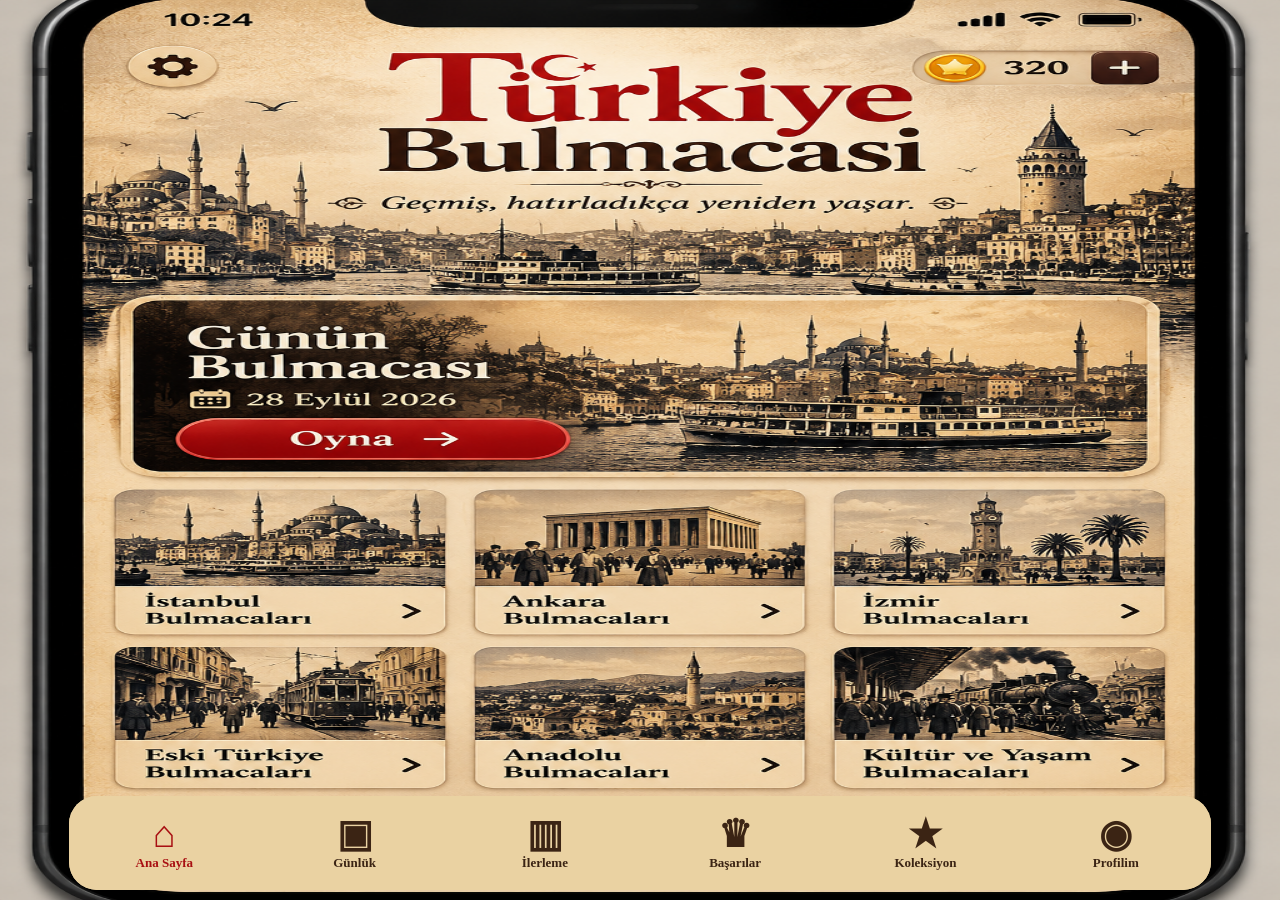
<file: game.html>
<!doctype html>
<html lang="tr">
<head>
<meta charset="utf-8">
<meta name="viewport" content="width=device-width,initial-scale=1,viewport-fit=cover">
<meta http-equiv="Cache-Control" content="no-cache, no-store, must-revalidate">
<meta http-equiv="Pragma" content="no-cache">
<meta http-equiv="Expires" content="0">
<title>Türkiye Bulmacası</title>
<link rel="stylesheet" href="styles.css?v=73">
</head>
<body>
<div class="app" id="app">
  <main id="home" class="reference-screen">
    <img class="reference-image" src="file_0000000095d881f4a1713e208409ffb4.png" alt="Türkiye Bulmacası ana ekranı">
    <button class="hotspot home-settings" data-action="settings"></button>
    <button class="hotspot home-store" data-action="store" aria-label="Mağaza"></button>
    <button class="hotspot home-daily" data-action="daily"></button>
    <button class="hotspot home-istanbul" data-action="istanbul"></button>
    <button class="hotspot home-ankara" data-action="ankara"></button>
    <button class="hotspot home-izmir" data-action="izmir"></button>
    <button class="hotspot home-old" data-action="old"></button>
    <button class="hotspot home-anatolia" data-action="anatolia"></button>
    <button class="hotspot home-culture" data-action="culture"></button>
    <div class="main-bottom-nav-bg" aria-hidden="true"></div>
    <nav class="main-bottom-nav" aria-label="Ana menü">
      <button data-action="home" class="active"><span class="nav-icon">⌂</span><span>Ana Sayfa</span></button>
      <button data-action="daily"><span class="nav-icon">▣</span><span>Günlük</span></button>
      <button data-action="progress"><span class="nav-icon">▥</span><span>İlerleme</span></button>
      <button data-action="achievements"><span class="nav-icon">♛</span><span>Başarılar</span></button>
      <button data-action="collection"><span class="nav-icon">★</span><span>Koleksiyon</span></button>
      <button data-action="profile"><span class="nav-icon">◉</span><span>Profilim</span></button>
    </nav>
  </main>
  <section id="istanbulScreen" class="reference-screen" hidden>
    <img class="reference-image" src="file_0000000091ec821083759393667ca560.png" alt="İstanbul Bulmacası - 1 ekranı">
    <div id="istanbulPlayable" class="istanbul-playable" aria-label="Oynanabilir İstanbul bulmacası">
      <div class="cw-word cw-1" data-answer="GALATA" data-number="1"></div>
      <div class="cw-word cw-4" data-answer="BOĞAZİÇİ" data-number="4"></div>
      <div class="cw-word cw-6" data-answer="BALAT" data-number="6"></div>
      <div class="cw-word cw-7" data-answer="TOPKAPI" data-number="7"></div>
      <div class="cw-word cw-8" data-answer="TAKSİM" data-number="8"></div>
      <button id="cwHint" class="cw-side cw-hint" type="button">İpucu</button>
      <button id="cwLetter" class="cw-side cw-letter" type="button">Harf Aç</button>
      <button id="cwWord" class="cw-side cw-word-open" type="button">Kelime Aç</button>
      <button id="cwCheck" class="cw-check" type="button">Kontrol</button>
      <div id="cwMessage" class="cw-message" aria-live="polite"></div>
      <div id="cwKeyboard" class="cw-keyboard"></div>
    </div>
    <button class="hotspot istanbul-back" data-action="home" aria-label="Geri"></button>
    <button class="hotspot istanbul-nav-home" data-action="home"></button>
    <button class="hotspot istanbul-nav-daily" data-action="daily"></button>
    <button class="hotspot istanbul-nav-progress" data-action="progress"></button>
    <button class="hotspot istanbul-nav-collection" data-action="collection"></button>
    <button class="hotspot istanbul-nav-profile" data-action="profile"></button>
  </section>

  <section id="dailyScreen" class="reference-screen" hidden>
    <img class="reference-image" src="file_00000000643882109c5b6ce3407e10cd.jpg" alt="Günlük Bulmaca ekranı">
    <button class="hotspot daily-back" data-action="home"></button>
    <button class="hotspot daily-play" data-action="daily-play"></button>
    <button class="hotspot daily-nav-home" data-action="home"></button>
    <button class="hotspot daily-nav-daily" data-action="daily"></button>
    <button class="hotspot daily-nav-progress" data-action="progress"></button>
    <button class="hotspot daily-nav-collection" data-action="collection"></button>
    <button class="hotspot daily-nav-profile" data-action="profile"></button>
  </section>

  <section id="progressScreen" class="reference-screen" hidden>
    <img class="reference-image" src="file_00000000578881f4a9fc0fc4775a3a3a.jpg" alt="İlerleme ekranı">
    <button class="hotspot progress-back" data-action="home"></button>
    <button class="hotspot progress-nav-home" data-action="home"></button>
    <button class="hotspot progress-nav-daily" data-action="daily"></button>
    <button class="hotspot progress-nav-progress" data-action="progress"></button>
    <button class="hotspot progress-nav-collection" data-action="collection"></button>
    <button class="hotspot progress-nav-profile" data-action="profile"></button>
  </section>

  <section id="collectionScreen" class="reference-screen" hidden>
    <img class="reference-image" src="file_0000000038508210817f51c0db0e6023.png" alt="Koleksiyon ekranı">
    <button class="hotspot collection-back" data-action="home"></button>
    <button class="hotspot collection-nav-home" data-action="home"></button>
    <button class="hotspot collection-nav-daily" data-action="daily"></button>
    <button class="hotspot collection-nav-progress" data-action="progress"></button>
    <button class="hotspot collection-nav-collection" data-action="collection"></button>
    <button class="hotspot collection-nav-profile" data-action="profile"></button>
  </section>

  <section id="achievementsScreen" class="reference-screen" hidden>
    <img class="reference-image" src="file_00000000d8348210aa8429be7455cc1a.png" alt="Başarılar ekranı">
    <button class="hotspot achievements-back" data-action="home"></button>
    <button class="hotspot achievements-nav-home" data-action="home"></button>
    <button class="hotspot achievements-nav-daily" data-action="daily"></button>
    <button class="hotspot achievements-nav-progress" data-action="progress"></button>
    <button class="hotspot achievements-nav-collection" data-action="collection"></button>
    <button class="hotspot achievements-nav-achievements" data-action="achievements"></button>
  </section>

  <section id="settingsScreen" class="settings-portrait" hidden>
    <div class="settings-hero">
      <button class="settings-round-back" data-action="home" aria-label="Geri">←</button>
      <div class="settings-brand">Türkiye <span>Bulmacası</span></div>
      <div class="settings-balance">★ <span id="settingsStars">320</span></div>
    </div>
    <div class="settings-card">
      <h1>Ayarlar</h1>
      <p class="settings-subtitle">Uygulama tercihleri</p>

      <div class="settings-row">
        <div><b>♫ Arka Plan Müziği</b><small>Nostaljik enstrümantal müzik</small></div>
        <button id="musicToggle" class="settings-switch" type="button">Açık</button>
      </div>
      <div class="settings-row">
        <div><b>🔊 Ses Efektleri</b><small>Buton ve doğru cevap sesleri</small></div>
        <button id="sfxToggle" class="settings-switch" type="button">Açık</button>
      </div>
      <div class="settings-row">
        <div><b>🔔 Bildirimler</b><small>Günlük bulmaca hatırlatmaları</small></div>
        <button id="notifToggle" class="settings-switch" type="button">Açık</button>
      </div>
      <div class="settings-row">
        <div><b>Aa Yazı Boyutu</b><small>Ekran yazılarının büyüklüğü</small></div>
        <button id="fontToggle" class="settings-choice" type="button">Orta</button>
      </div>
      <div class="settings-row">
        <div><b>◐ Karanlık Mod</b><small>Göz yormayan koyu görünüm</small></div>
        <button id="darkToggle" class="settings-switch" type="button">Kapalı</button>
      </div>
      <div class="settings-row">
        <div><b>🌐 Dil</b><small>Uygulama dili</small></div>
        <button class="settings-choice" type="button" disabled>Türkçe</button>
      </div>

      <button class="settings-action primary" data-action="store">Mağaza & Reklamlar</button>
      <button class="settings-action" id="aboutBtn" type="button">Hakkında • v1.0.0</button>
      <button class="settings-action" id="supportBtn" type="button">Destek</button>
      <div id="settingsMessage" class="settings-message" aria-live="polite"></div>
    </div>
    <nav class="settings-bottom-nav">
      <button data-action="home">⌂<span>Ana Sayfa</span></button>
      <button data-action="daily">▣<span>Günlük</span></button>
      <button data-action="progress">▥<span>İlerleme</span></button>
      <button data-action="collection">★<span>Koleksiyon</span></button>
      <button data-action="achievements">♛<span>Başarılar</span></button>
      <button data-action="profile">◉<span>Profilim</span></button>
    </nav>
  </section>

  <section id="profileScreen" class="reference-screen" hidden>
    <img class="reference-image" src="file_0000000088d08210b8015dc967623da1.jpg" alt="Profilim ekranı">
    <button class="hotspot profile-back" data-action="home" aria-label="Geri"></button>

    <div class="profile-name-wrap">
      <span id="profileNameDisplay" class="profile-name-display"></span>
      <button id="editProfileName" class="profile-name-edit" type="button" aria-label="İsmi düzenle">✎</button>
    </div>

    <button class="hotspot profile-achievements" data-action="achievements" aria-label="Başarılarım"></button>
    <button class="hotspot profile-progress" data-action="progress" aria-label="İstatistiklerim"></button>
    <button class="hotspot profile-collection" data-action="collection" aria-label="Koleksiyonum"></button>
    <button class="hotspot profile-settings" data-action="settings" aria-label="Ayarlar"></button>

    <button class="hotspot profile-nav-home" data-action="home"></button>
    <button class="hotspot profile-nav-daily" data-action="daily"></button>
    <button class="hotspot profile-nav-progress" data-action="progress"></button>
    <button class="hotspot profile-nav-collection" data-action="collection"></button>
    <button class="hotspot profile-nav-profile" data-action="profile"></button>
  </section>

  <section class="placeholder" id="placeholder" hidden>
    <button class="back" data-action="home">← Ana Sayfa</button>
    <div class="paper">
      <h2 id="placeholderTitle">Yakında</h2>
      <p>Bu ekranı onaylanan tasarıma göre sırayla bağlıyoruz.</p>
    </div>
  </section>
</div>
<script src="app.js?v=73"></script>
</body>
</html>
</file>
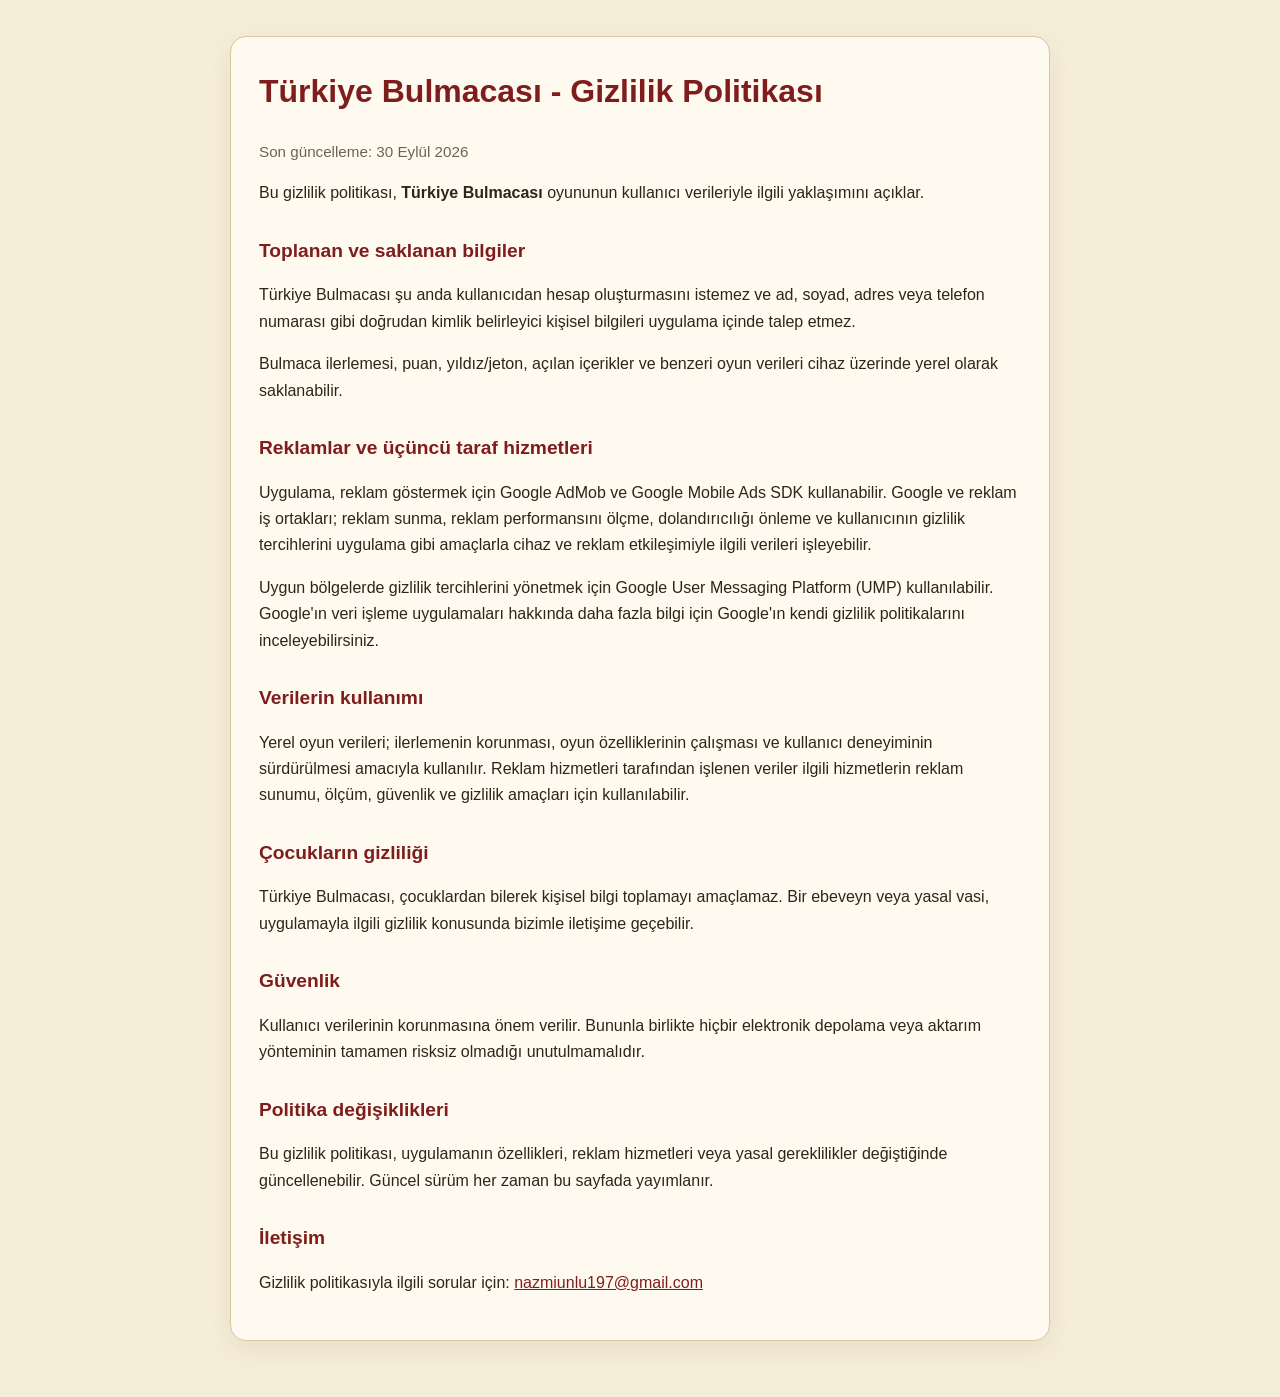
<file: privacy.html>
<!doctype html>
<html lang="tr">
<head>
  <meta charset="utf-8">
  <meta name="viewport" content="width=device-width, initial-scale=1">
  <title>Türkiye Bulmacası - Gizlilik Politikası</title>
  <meta name="description" content="Türkiye Bulmacası gizlilik politikası">
  <style>
    :root{color-scheme:light}
    body{margin:0;font-family:Arial,Helvetica,sans-serif;background:#f6edd9;color:#2f2418;line-height:1.65}
    main{max-width:820px;margin:0 auto;padding:36px 20px 56px}
    .card{background:#fffaf0;border:1px solid #d9c6a2;border-radius:16px;padding:28px;box-shadow:0 8px 24px rgba(70,45,20,.08)}
    h1,h2{color:#7f1d1d} h1{margin-top:0;font-size:2rem} h2{margin-top:28px;font-size:1.2rem}
    a{color:#7f1d1d}.muted{color:#6f6254;font-size:.95rem}
  </style>
</head>
<body>
  <main><div class="card">
    <h1>Türkiye Bulmacası - Gizlilik Politikası</h1>
    <p class="muted">Son güncelleme: 30 Eylül 2026</p>

    <p>Bu gizlilik politikası, <strong>Türkiye Bulmacası</strong> oyununun kullanıcı verileriyle ilgili yaklaşımını açıklar.</p>

    <h2>Toplanan ve saklanan bilgiler</h2>
    <p>Türkiye Bulmacası şu anda kullanıcıdan hesap oluşturmasını istemez ve ad, soyad, adres veya telefon numarası gibi doğrudan kimlik belirleyici kişisel bilgileri uygulama içinde talep etmez.</p>
    <p>Bulmaca ilerlemesi, puan, yıldız/jeton, açılan içerikler ve benzeri oyun verileri cihaz üzerinde yerel olarak saklanabilir.</p>

    <h2>Reklamlar ve üçüncü taraf hizmetleri</h2>
    <p>Uygulama, reklam göstermek için Google AdMob ve Google Mobile Ads SDK kullanabilir. Google ve reklam iş ortakları; reklam sunma, reklam performansını ölçme, dolandırıcılığı önleme ve kullanıcının gizlilik tercihlerini uygulama gibi amaçlarla cihaz ve reklam etkileşimiyle ilgili verileri işleyebilir.</p>
    <p>Uygun bölgelerde gizlilik tercihlerini yönetmek için Google User Messaging Platform (UMP) kullanılabilir. Google'ın veri işleme uygulamaları hakkında daha fazla bilgi için Google'ın kendi gizlilik politikalarını inceleyebilirsiniz.</p>

    <h2>Verilerin kullanımı</h2>
    <p>Yerel oyun verileri; ilerlemenin korunması, oyun özelliklerinin çalışması ve kullanıcı deneyiminin sürdürülmesi amacıyla kullanılır. Reklam hizmetleri tarafından işlenen veriler ilgili hizmetlerin reklam sunumu, ölçüm, güvenlik ve gizlilik amaçları için kullanılabilir.</p>

    <h2>Çocukların gizliliği</h2>
    <p>Türkiye Bulmacası, çocuklardan bilerek kişisel bilgi toplamayı amaçlamaz. Bir ebeveyn veya yasal vasi, uygulamayla ilgili gizlilik konusunda bizimle iletişime geçebilir.</p>

    <h2>Güvenlik</h2>
    <p>Kullanıcı verilerinin korunmasına önem verilir. Bununla birlikte hiçbir elektronik depolama veya aktarım yönteminin tamamen risksiz olmadığı unutulmamalıdır.</p>

    <h2>Politika değişiklikleri</h2>
    <p>Bu gizlilik politikası, uygulamanın özellikleri, reklam hizmetleri veya yasal gereklilikler değiştiğinde güncellenebilir. Güncel sürüm her zaman bu sayfada yayımlanır.</p>

    <h2>İletişim</h2>
    <p>Gizlilik politikasıyla ilgili sorular için: <a href="mailto:nazmiunlu197@gmail.com">nazmiunlu197@gmail.com</a></p>
  </div></main>
</body>
</html>
</file>
<file: styles.css>
*{box-sizing:border-box}
html,body{margin:0;min-height:100%;background:#17100b}
body{font-family:Georgia,"Times New Roman",serif}
button{font:inherit}
.app{width:100%;min-height:100vh;margin:0;background:#17100b;position:relative}
.app.settings-mode{width:100%}
.reference-screen{position:relative;width:100%;line-height:0}
.reference-image{display:block;width:100%;height:auto;user-select:none;-webkit-user-drag:none}
.hotspot{position:absolute;border:0;background:transparent;padding:0;margin:0;cursor:pointer;z-index:5;-webkit-tap-highlight-color:transparent}
.hotspot:focus-visible{outline:3px solid rgba(255,0,0,.75);outline-offset:-3px}

.home-settings{left:4%;top:1.1%;width:12%;height:5.5%}
.home-daily{left:4.2%;top:29.3%;width:92%;height:21.2%}
.home-istanbul{left:4.2%;top:52.2%;width:29.2%;height:15.7%}
.home-ankara{left:35.3%;top:52.2%;width:29.2%;height:15.7%}
.home-izmir{left:66.4%;top:52.2%;width:29.4%;height:15.7%}
.home-old{left:4.2%;top:68.9%;width:29.2%;height:15.7%}
.home-anatolia{left:35.3%;top:68.9%;width:29.2%;height:15.7%}
.home-culture{left:66.4%;top:68.9%;width:29.4%;height:15.7%}
.home-nav-home{left:3%;top:87.6%;width:18%;height:10.6%}
.home-nav-daily{left:21%;top:87.6%;width:19%;height:10.6%}
.home-nav-progress{left:40%;top:87.6%;width:19%;height:10.6%}
.home-nav-collection{left:59%;top:87.6%;width:19%;height:10.6%}
.home-nav-achievements{left:78%;top:87.6%;width:19%;height:10.6%}

.daily-back,.progress-back,.collection-back,.achievements-back{left:5%;top:3.5%;width:12%;height:7%}
.daily-play{left:73%;top:61.5%;width:22%;height:7%}
.daily-nav-home,.progress-nav-home,.collection-nav-home,.achievements-nav-home{left:4%;top:89.2%;width:18%;height:9.5%}
.daily-nav-daily,.progress-nav-daily,.collection-nav-daily,.achievements-nav-daily{left:22%;top:89.2%;width:19%;height:9.5%}
.daily-nav-progress,.progress-nav-progress,.collection-nav-progress,.achievements-nav-progress{left:41%;top:89.2%;width:19%;height:9.5%}
.daily-nav-collection,.progress-nav-collection,.collection-nav-collection,.achievements-nav-collection{left:60%;top:89.2%;width:19%;height:9.5%}
.daily-nav-profile,.progress-nav-profile,.collection-nav-profile{left:79%;top:89.2%;width:17%;height:9.5%}
.achievements-nav-achievements{left:79%;top:89.2%;width:17%;height:9.5%}

.settings-back{left:3%;top:4%;width:9%;height:9%}
.settings-nav-home{left:18%;top:89%;width:13%;height:10%}
.settings-nav-daily{left:31%;top:89%;width:13%;height:10%}
.settings-nav-progress{left:44%;top:89%;width:13%;height:10%}
.settings-nav-collection{left:57%;top:89%;width:13%;height:10%}
.settings-nav-achievements{left:70%;top:89%;width:13%;height:10%}
.settings-nav-profile{left:83%;top:89%;width:13%;height:10%}

.placeholder{min-height:100vh;padding:28px 20px;background:linear-gradient(#ebd2a0,#c79858);color:#2d160c}
.back{border:1px solid #9a652d;background:#f0d08d;border-radius:999px;padding:11px 16px;color:#2d160c;font-weight:700}
.paper{margin:36px auto;width:92%;padding:30px 22px;border-radius:22px;background:#f2dca8;border:2px solid #936027;box-shadow:0 8px 18px #0004;text-align:center}
.paper h2{color:#a50d10;font-size:34px;margin:0 0 14px}
.paper p{font-size:18px;line-height:1.45;margin:0}


/* Profil */
.profile-back{left:5%;top:3.5%;width:12%;height:7%}
.profile-name-wrap{position:absolute;left:34.2%;top:15.2%;width:31%;z-index:8;display:flex;align-items:center;gap:4px}
.profile-achievements{left:8%;top:45.5%;width:88%;height:7.4%}
.profile-progress{left:8%;top:53.8%;width:88%;height:7.4%}
.profile-collection{left:8%;top:62.1%;width:88%;height:7.4%}
.profile-settings{left:8%;top:70.4%;width:88%;height:7.4%}
.profile-nav-home{left:4%;top:89.2%;width:18%;height:9.5%}
.profile-nav-daily{left:22%;top:89.2%;width:19%;height:9.5%}
.profile-nav-progress{left:41%;top:89.2%;width:19%;height:9.5%}
.profile-nav-collection{left:60%;top:89.2%;width:19%;height:9.5%}
.profile-nav-profile{left:79%;top:89.2%;width:17%;height:9.5%}

.profile-name-display{
  min-width:0;color:#241208;font-family:Georgia,"Times New Roman",serif;
  font-size:clamp(20px,4.2vw,31px);font-weight:700;line-height:1;
}
.profile-name-display.custom{
  background:#efd29a;padding:1px 5px 2px;border-radius:3px;
}
.profile-name-edit{
  width:24px;height:24px;border:0;background:rgba(93,45,20,.92);color:#f7e0ad;
  border-radius:50%;padding:0;font-size:13px;font-weight:700;line-height:24px
}



.main-bottom-nav{
  position:absolute;left:5.5%;right:5.5%;bottom:1.2%;height:9.7%;
  display:grid;grid-template-columns:repeat(6,1fr);align-items:stretch;
  background:#ead2a2;border-radius:28px;z-index:8;overflow:hidden;
}
.main-bottom-nav button{
  border:0;background:transparent;color:#3b2414;padding:5px 1px 4px;
  display:flex;flex-direction:column;align-items:center;justify-content:center;gap:4px;
  font-family:Georgia,"Times New Roman",serif;-webkit-tap-highlight-color:transparent
}
.main-bottom-nav button svg{
  width:29px;height:29px;fill:none;stroke:currentColor;stroke-width:2;
  stroke-linecap:round;stroke-linejoin:round
}
.main-bottom-nav button:nth-child(5) svg{fill:currentColor;stroke:currentColor}
.main-bottom-nav button span{font-size:clamp(9px,2.1vw,13px);font-weight:700;line-height:1}
.main-bottom-nav button.active{color:#a80f12}
@media(max-width:380px){
  .main-bottom-nav button svg{width:24px;height:24px}
  .main-bottom-nav button span{font-size:9px}
}

.main-bottom-nav-bg{
  position:absolute;left:5.4%;right:5.4%;bottom:1.1%;height:10.5%;
  background:#ead2a2;border-radius:28px;z-index:7;pointer-events:none
}
.main-bottom-nav{
  position:absolute;left:5.4%;right:5.4%;bottom:1.1%;height:10.5%;
  display:grid;grid-template-columns:repeat(6,1fr);z-index:9
}
.main-bottom-nav button{
  border:0;background:transparent;color:#3b2414;padding:5px 1px 4px;
  display:flex;flex-direction:column;align-items:center;justify-content:center;gap:5px;
  font-family:Georgia,"Times New Roman",serif;font-weight:700;
  -webkit-tap-highlight-color:transparent
}
.main-bottom-nav .nav-icon{font-size:clamp(24px,5.5vw,38px);line-height:.9}
.main-bottom-nav button span:last-child{font-size:clamp(9px,2vw,13px);line-height:1}
.main-bottom-nav button.active{color:#a80f12}

/* İstanbul Bulmacası */
.istanbul-back{left:5%;top:3.5%;width:12%;height:7%}
.istanbul-nav-home{left:4%;top:89.2%;width:18%;height:9.5%}
.istanbul-nav-daily{left:22%;top:89.2%;width:19%;height:9.5%}
.istanbul-nav-progress{left:41%;top:89.2%;width:19%;height:9.5%}
.istanbul-nav-collection{left:60%;top:89.2%;width:19%;height:9.5%}
.istanbul-nav-profile{left:79%;top:89.2%;width:17%;height:9.5%}

/* Oynanabilir İstanbul bulmacası */
.istanbul-playable{position:absolute;inset:0;z-index:7;pointer-events:none}
.cw-word{position:absolute;display:flex;gap:.35%;pointer-events:auto}
.cw-word::before{
  content:attr(data-number);position:absolute;left:2px;top:1px;z-index:2;
  font:700 10px/1 Georgia,serif;color:#2a160b;pointer-events:none
}
.cw-cell{
  width:38px;height:38px;max-width:4.05vw;max-height:4.05vw;
  border:1px solid #5b3921;background:rgba(249,224,171,.96);
  display:flex;align-items:center;justify-content:center;
  font:700 clamp(14px,3.2vw,22px)/1 Georgia,serif;color:#251309;
  cursor:pointer;user-select:none
}
.cw-cell.active{outline:3px solid #b11217;outline-offset:-3px}
.cw-cell.correct{background:rgba(189,222,166,.97)}
.cw-cell.wrong{background:rgba(239,172,160,.97)}
.cw-1{left:26.1%;top:30.9%}
.cw-4{left:25.9%;top:36.7%}
.cw-6{left:30.7%;top:42.6%}
.cw-7{left:35.5%;top:47.7%}
.cw-8{left:30.8%;top:51.4%}
.cw-side,.cw-check{
  position:absolute;border:1px solid #8d5a27;background:rgba(244,216,165,.96);
  color:#3a1d0c;font:700 clamp(10px,2.4vw,15px)/1 Georgia,serif;
  border-radius:10px;padding:7px 5px;pointer-events:auto
}
.cw-hint{left:81.7%;top:31.7%;width:11.2%;height:4.7%}
.cw-letter{left:81.7%;top:38.7%;width:11.2%;height:4.7%}
.cw-word-open{left:81.7%;top:45.7%;width:11.2%;height:4.7%}
.cw-check{left:81.7%;top:52.5%;width:11.2%;height:4.2%;background:#a90f13;color:#fff4dc}
.cw-message{
  position:absolute;left:25%;top:56.3%;width:50%;min-height:24px;
  text-align:center;color:#8e0f12;font:700 clamp(11px,2.5vw,16px)/1.2 Georgia,serif;
  pointer-events:none
}
.cw-keyboard{
  position:absolute;left:9.3%;right:9.3%;top:72.7%;height:14.2%;
  display:flex;flex-wrap:wrap;justify-content:center;align-content:center;gap:1.1%;
  pointer-events:auto
}
.cw-key{
  width:8.4%;height:27%;border:1px solid #9a6b3a;border-radius:7px;
  background:rgba(247,218,163,.96);color:#271308;
  font:700 clamp(13px,3vw,20px)/1 Georgia,serif;
  box-shadow:0 2px 3px #0003
}
.cw-key.backspace{width:9.8%;background:#6b351d;color:#fff0d0}
@media(max-width:420px){
  .cw-cell{width:29px;height:29px}
}

/* V43 portrait settings + working music controls */
.settings-portrait{min-height:100vh;background:linear-gradient(#edd7a8 0%,#c99a5d 100%);color:#2f190d;position:relative;padding:0 5% 13vh;line-height:1.2}
.settings-hero{height:22vh;min-height:155px;background:linear-gradient(rgba(239,211,157,.35),rgba(239,211,157,.9)),url('file_0000000095d881f4a1713e208409ffb4.png') center 13%/cover;border-radius:0 0 28px 28px;position:relative;margin:0 -5% 18px;box-shadow:0 5px 16px #0004}
.settings-round-back{position:absolute;left:7%;top:20%;width:48px;height:48px;border-radius:50%;border:1px solid #a06b35;background:#efd49d;color:#2f190d;font-size:28px;font-weight:700;box-shadow:0 3px 7px #0004}
.settings-brand{position:absolute;left:50%;top:20%;transform:translateX(-50%);font:bold clamp(28px,7vw,44px)/.9 Georgia;color:#a41113;text-align:center;text-shadow:0 1px #f5dfb5;white-space:nowrap}.settings-brand span{display:block;color:#2c190e;font-size:.8em}
.settings-balance{position:absolute;right:6%;top:22%;background:#efd28e;border:2px solid #b47a20;border-radius:24px;padding:7px 13px;font-weight:700;font-size:18px}
.settings-card{background:#f2dca8;border:2px solid #96612a;border-radius:22px;padding:18px 16px 20px;box-shadow:0 8px 18px #0004;max-width:520px;margin:0 auto}
.settings-card h1{margin:0;text-align:center;color:#a41113;font-size:36px;line-height:1}.settings-subtitle{text-align:center;margin:5px 0 14px;color:#6b492a;font-style:italic}
.settings-row{display:flex;align-items:center;justify-content:space-between;gap:12px;padding:13px 3px;border-bottom:1px solid #c99a58}.settings-row b{font-size:17px}.settings-row small{display:block;margin-top:3px;color:#6d4b2e;font-size:12px}
.settings-switch,.settings-choice{min-width:76px;border:1px solid #9d642b;border-radius:20px;background:#efd08a;color:#2e190e;padding:8px 10px;font-weight:700}.settings-switch.on{background:#ad1516;color:#fff2d1;border-color:#8b0e10}
.settings-action{display:block;width:100%;margin-top:12px;border:0;border-radius:24px;background:#b51517;color:#fff2d2;padding:12px 10px;font-weight:700;font-size:17px;box-shadow:0 3px 0 #7a1112}.settings-action.primary{background:#724720;box-shadow:0 3px 0 #4d2d13}.settings-message{text-align:center;min-height:18px;margin-top:10px;color:#8e1113;font-weight:700;font-size:13px}
.settings-bottom-nav{position:fixed;left:50%;transform:translateX(-50%);bottom:0;width:100%;height:11vh;min-height:72px;background:#ead2a2;border-radius:26px 26px 0 0;display:grid;grid-template-columns:repeat(6,1fr);z-index:50;box-shadow:0 -3px 12px #0003}.settings-bottom-nav button{border:0;background:transparent;color:#3b2414;font-size:24px;font-weight:700;display:flex;flex-direction:column;align-items:center;justify-content:center}.settings-bottom-nav span{font:700 clamp(8px,2vw,11px)/1 Georgia;margin-top:3px}
@media(max-width:380px){.settings-row b{font-size:15px}.settings-row small{font-size:11px}.settings-switch,.settings-choice{min-width:68px;padding:7px 8px}.settings-card{padding:15px 12px}}

/* V47: refined sepia-night dark mode + font-size behavior */
body.tb-dark,html.tb-dark{background:#090705!important}
body.tb-dark .app{background:#090705!important}
body.tb-dark .reference-screen{background:#120c08}
body.tb-dark .reference-image{
  filter:brightness(.67) contrast(1.13) saturate(.95) sepia(.18);
}
body.tb-dark .reference-screen::after{
  content:"";position:absolute;inset:0;pointer-events:none;z-index:2;
  background:
    radial-gradient(circle at 70% 13%,rgba(168,94,24,.16),transparent 30%),
    linear-gradient(rgba(31,17,9,.16),rgba(18,10,6,.28));
  mix-blend-mode:multiply;
}
body.tb-dark .hotspot,
body.tb-dark .main-bottom-nav,
body.tb-dark .main-bottom-nav-bg,
body.tb-dark .profile-name-wrap{z-index:9}
body.tb-dark .main-bottom-nav-bg,
body.tb-dark .main-bottom-nav{
  background:linear-gradient(180deg,#2f2117,#1b120d)!important;
  box-shadow:0 -4px 14px rgba(0,0,0,.45),inset 0 1px 0 rgba(230,190,125,.12);
}
body.tb-dark .main-bottom-nav button{color:#ead2a4!important}
body.tb-dark .main-bottom-nav button.active{color:#d61b1f!important}
body.tb-dark .main-bottom-nav .nav-icon{filter:drop-shadow(0 1px 0 #0008)}
body.tb-dark .settings-portrait{
  background:
    radial-gradient(circle at 75% 8%,rgba(150,80,20,.15),transparent 28%),
    linear-gradient(#1d130d 0%,#0b0806 100%)!important;
  color:#f0dfbf!important
}
body.tb-dark .settings-hero{
  filter:none!important;
  background:
    linear-gradient(rgba(27,16,10,.28),rgba(27,16,10,.62)),
    url('file_0000000095d881f4a1713e208409ffb4.png') center 13%/cover!important;
}
body.tb-dark .settings-brand{color:#d52225!important;text-shadow:0 1px #3b180e}
body.tb-dark .settings-brand span{color:#f1dec0!important}
body.tb-dark .settings-balance{background:#2a1d13!important;color:#f0d7a2!important;border-color:#a66a22!important}
body.tb-dark .settings-card{
  background:linear-gradient(180deg,#2d2118,#211710)!important;
  border-color:#7e5a35!important;color:#f2e2c4!important;
  box-shadow:0 8px 22px #0008!important
}
body.tb-dark .settings-card h1{color:#d52225!important}
body.tb-dark .settings-row{border-color:#5d4632!important}
body.tb-dark .settings-row small,
body.tb-dark .settings-subtitle{color:#c9b394!important}
body.tb-dark .settings-switch,
body.tb-dark .settings-choice{
  background:#4a3828!important;color:#f0dec0!important;border-color:#7d6244!important
}
body.tb-dark .settings-switch.on{background:#98181a!important;color:#fff0d0!important;border-color:#bb2b2d!important}
body.tb-dark .settings-action.primary{background:#6c431f!important}
body.tb-dark .settings-action{background:#9d1618!important}
body.tb-dark .settings-bottom-nav{
  background:linear-gradient(180deg,#2f2117,#1b120d)!important;
  box-shadow:0 -4px 14px #0008!important
}
body.tb-dark .settings-bottom-nav button{color:#ead2a4!important}
body.tb-dark .profile-name-display.custom{background:#33241a!important;color:#f7e5c4!important}

body.tb-font-small .settings-card,
body.tb-font-small .settings-bottom-nav,
body.tb-font-small .profile-name-display,
body.tb-font-small .placeholder{font-size:88%!important}
body.tb-font-large .settings-card,
body.tb-font-large .settings-bottom-nav,
body.tb-font-large .profile-name-display,
body.tb-font-large .placeholder{font-size:116%!important}
body.tb-font-small .settings-row b{font-size:14px!important}
body.tb-font-small .settings-row small{font-size:10px!important}
body.tb-font-small .settings-action{font-size:14px!important}
body.tb-font-large .settings-row b{font-size:20px!important}
body.tb-font-large .settings-row small{font-size:14px!important}
body.tb-font-large .settings-action{font-size:20px!important}
body.tb-font-large .settings-card h1{font-size:42px!important}
body.tb-font-small .settings-card h1{font-size:31px!important}

/* V48: use dedicated dark-home artwork; do not dim it again */
body.tb-dark #home .reference-image{filter:none!important}
body.tb-dark #home::after{display:none!important}




/* V67: Ana sayfa telefon maketini tamamen kırp — geri dönüşte tam ekran */
#home.reference-screen{
  position:relative!important;
  width:100vw!important;
  height:100vh!important;
  max-width:none!important;
  margin:0!important;
  overflow:hidden!important;
  background:#ead2a2!important;
}
#home .reference-image{
  position:absolute!important;
  left:50%!important;
  top:50%!important;
  width:auto!important;
  height:112vh!important;
  max-width:none!important;
  transform:translate(-50%,-50%)!important;
  object-fit:cover!important;
}
#home .main-bottom-nav-bg,
#home .main-bottom-nav{
  z-index:60!important;
}


/* V74 PHONE FIT — all reference screens fill the real Android viewport */
html,body{
  width:100%!important;
  min-height:100%!important;
  margin:0!important;
  padding:0!important;
  overflow:hidden!important;
  background:#17100b!important;
}
.app{
  position:fixed!important;
  inset:0!important;
  width:100vw!important;
  height:100vh!important;
  height:100dvh!important;
  min-height:0!important;
  margin:0!important;
  overflow:hidden!important;
}
.reference-screen{
  position:absolute!important;
  inset:0!important;
  width:100vw!important;
  height:100vh!important;
  height:100dvh!important;
  max-width:none!important;
  margin:0!important;
  overflow:hidden!important;
  line-height:0!important;
}
.reference-screen .reference-image{
  position:absolute!important;
  inset:0!important;
  width:100%!important;
  height:100%!important;
  max-width:none!important;
  object-fit:fill!important;
  transform:none!important;
}
#home.reference-screen{
  position:absolute!important;
  inset:0!important;
  width:100vw!important;
  height:100vh!important;
  height:100dvh!important;
  margin:0!important;
}
#home .reference-image{
  position:absolute!important;
  inset:0!important;
  width:100%!important;
  height:100%!important;
  max-width:none!important;
  transform:none!important;
  object-fit:fill!important;
}
.settings-portrait{
  position:absolute!important;
  inset:0!important;
  width:100vw!important;
  height:100vh!important;
  height:100dvh!important;
  overflow:auto!important;
  margin:0!important;
}
@supports not (height:100dvh){
  .app,.reference-screen,#home.reference-screen,.settings-portrait{height:100vh!important}
}
</file>
